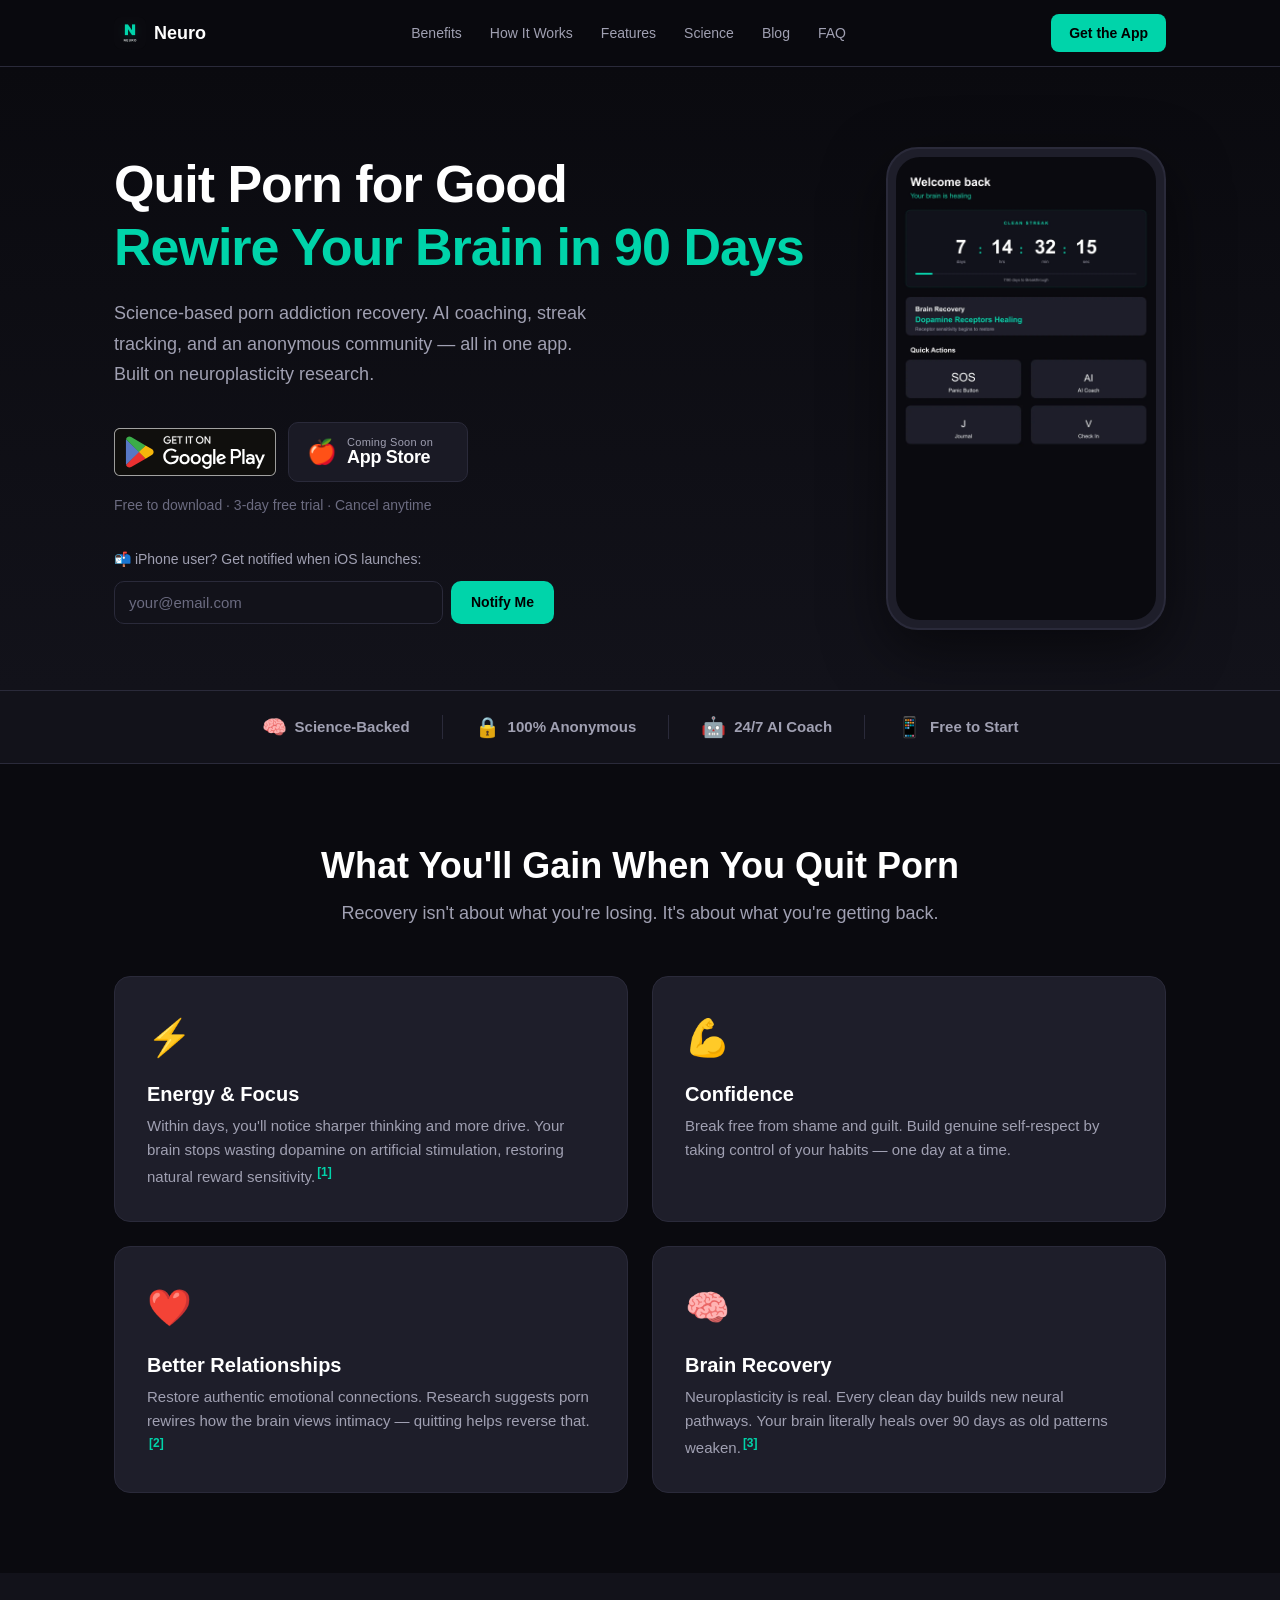
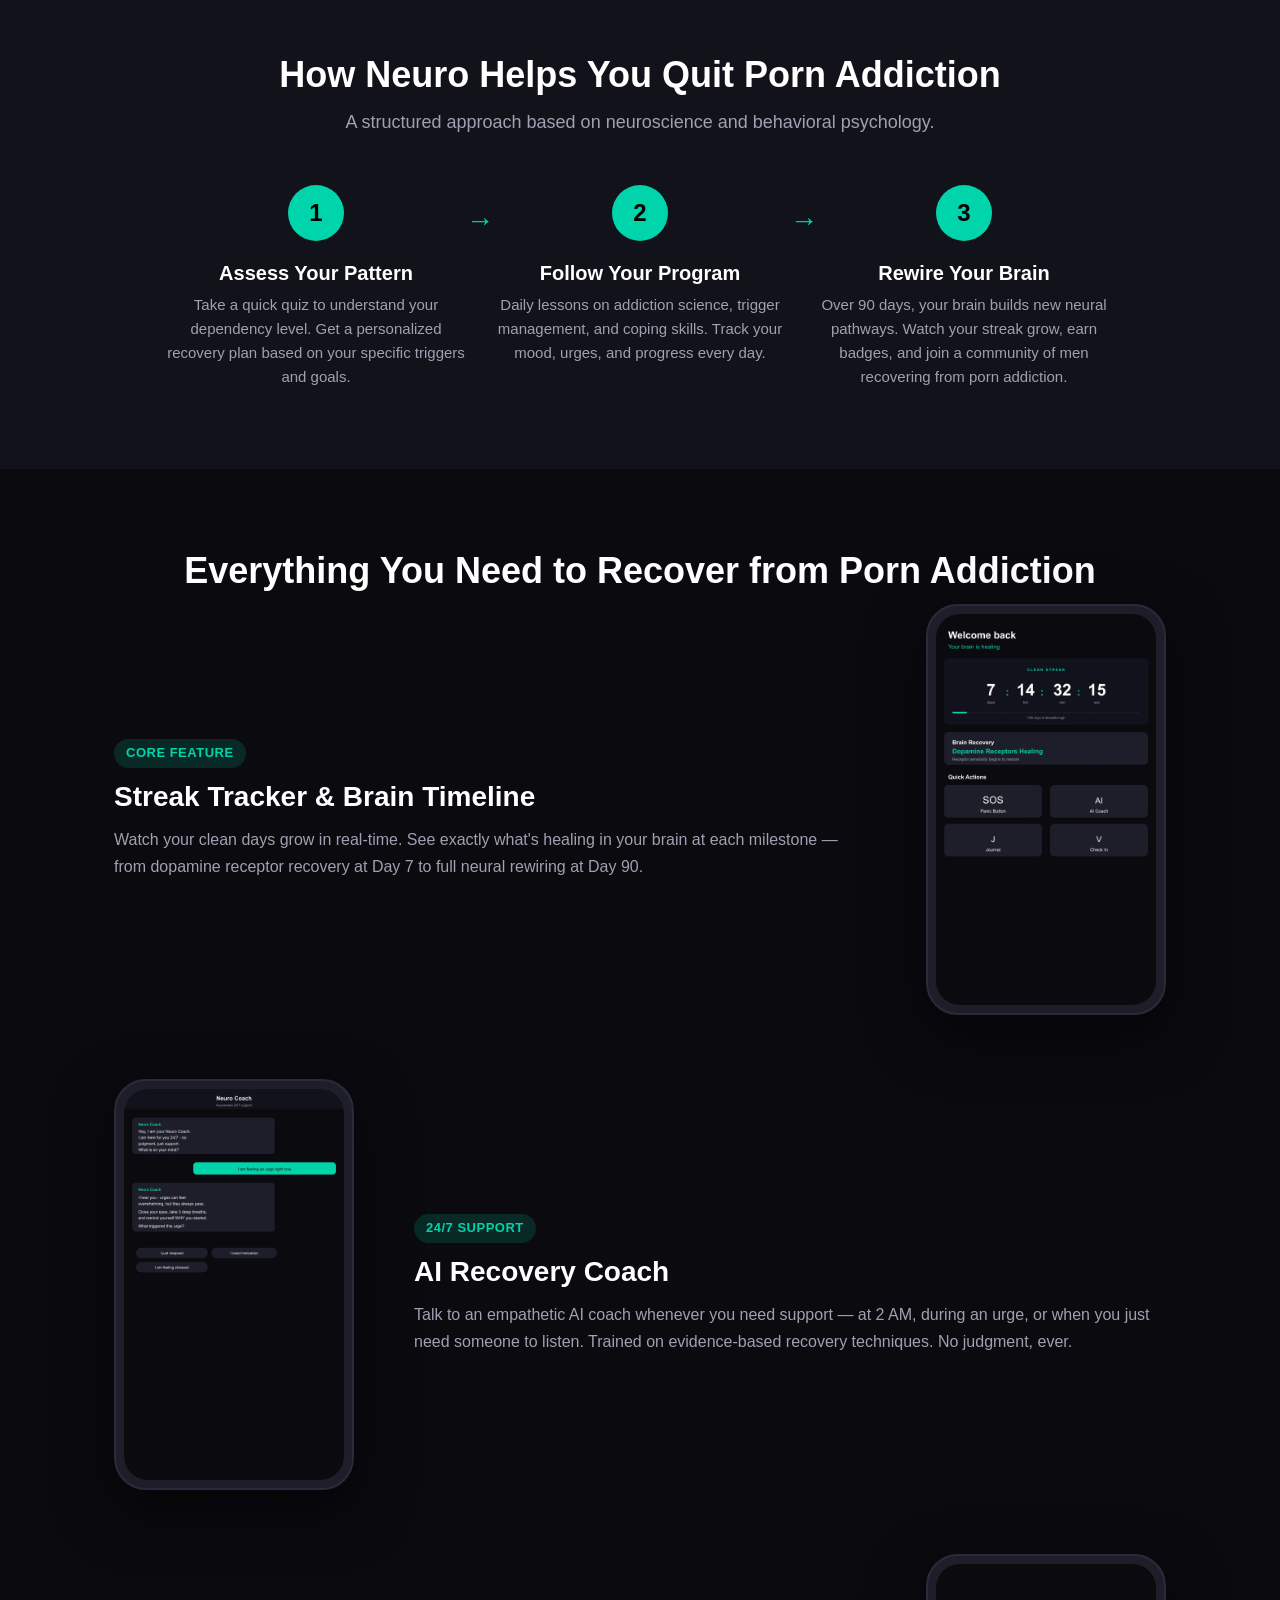
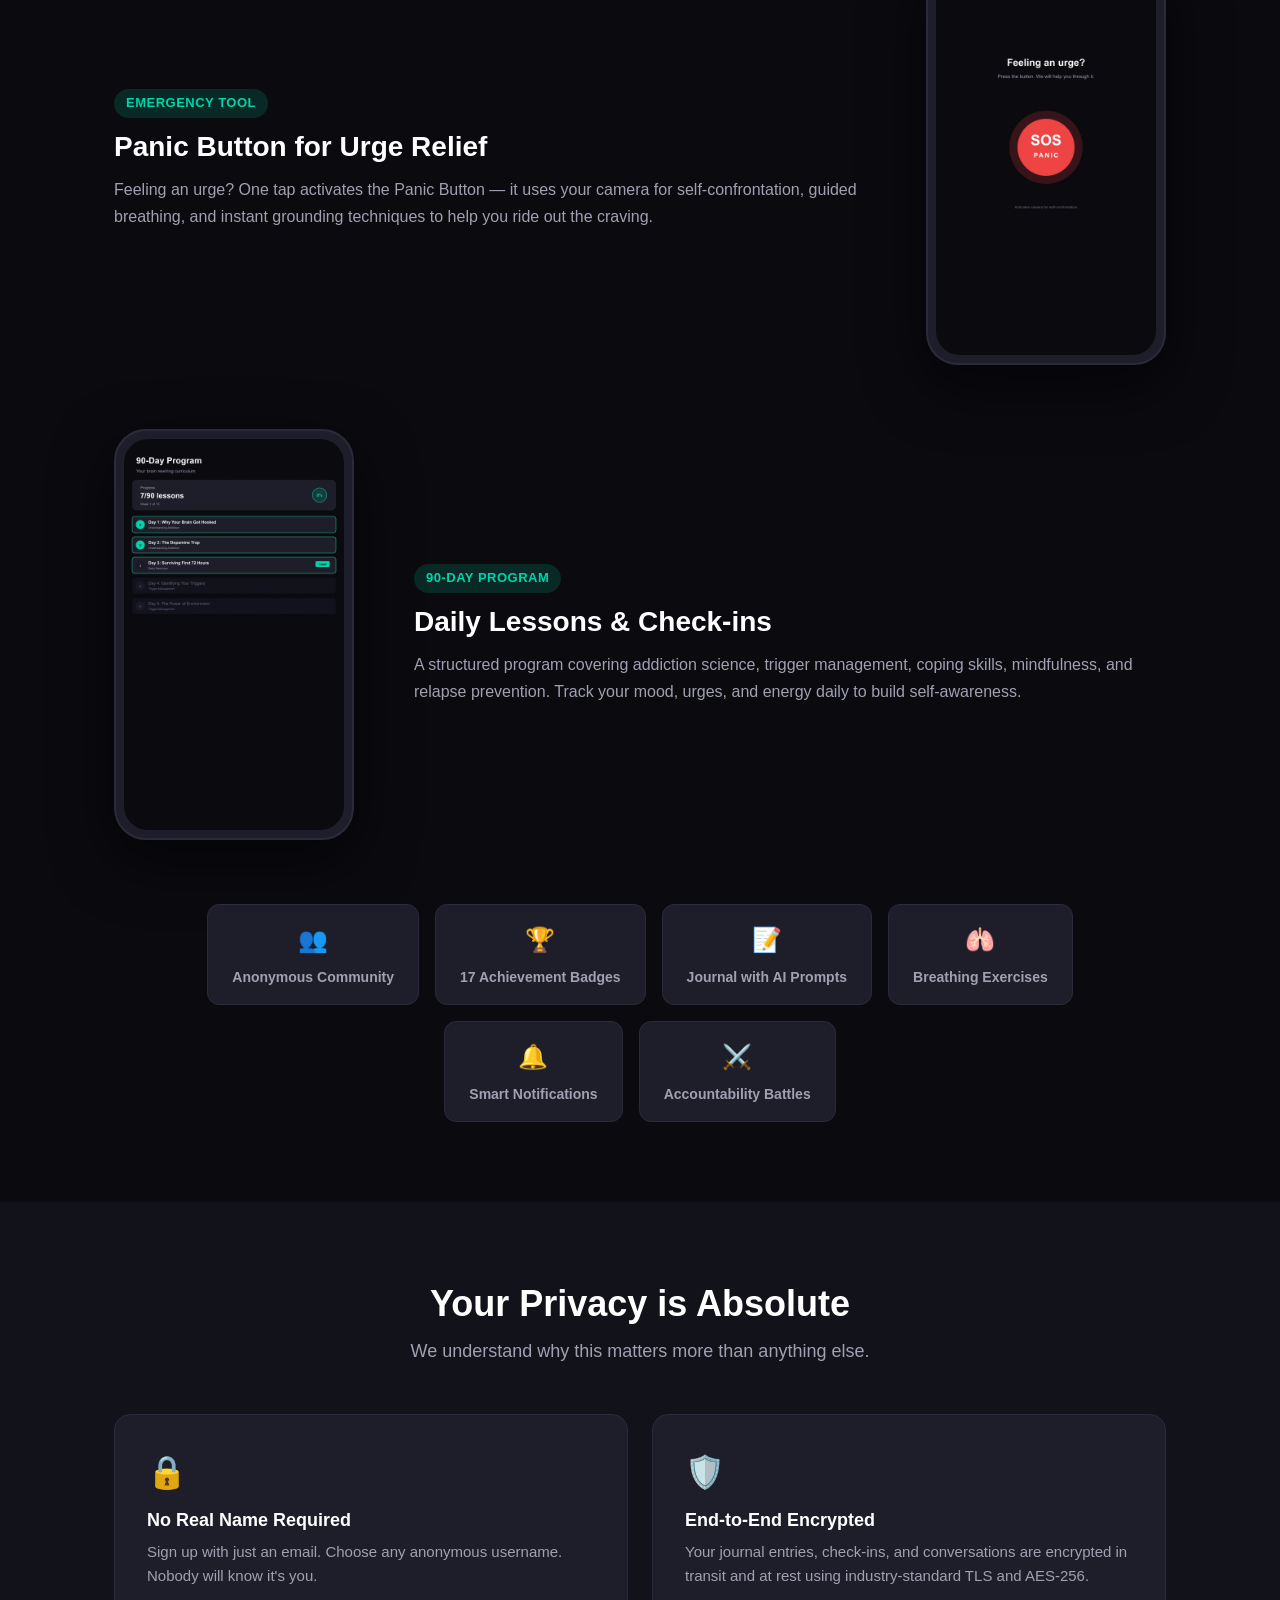
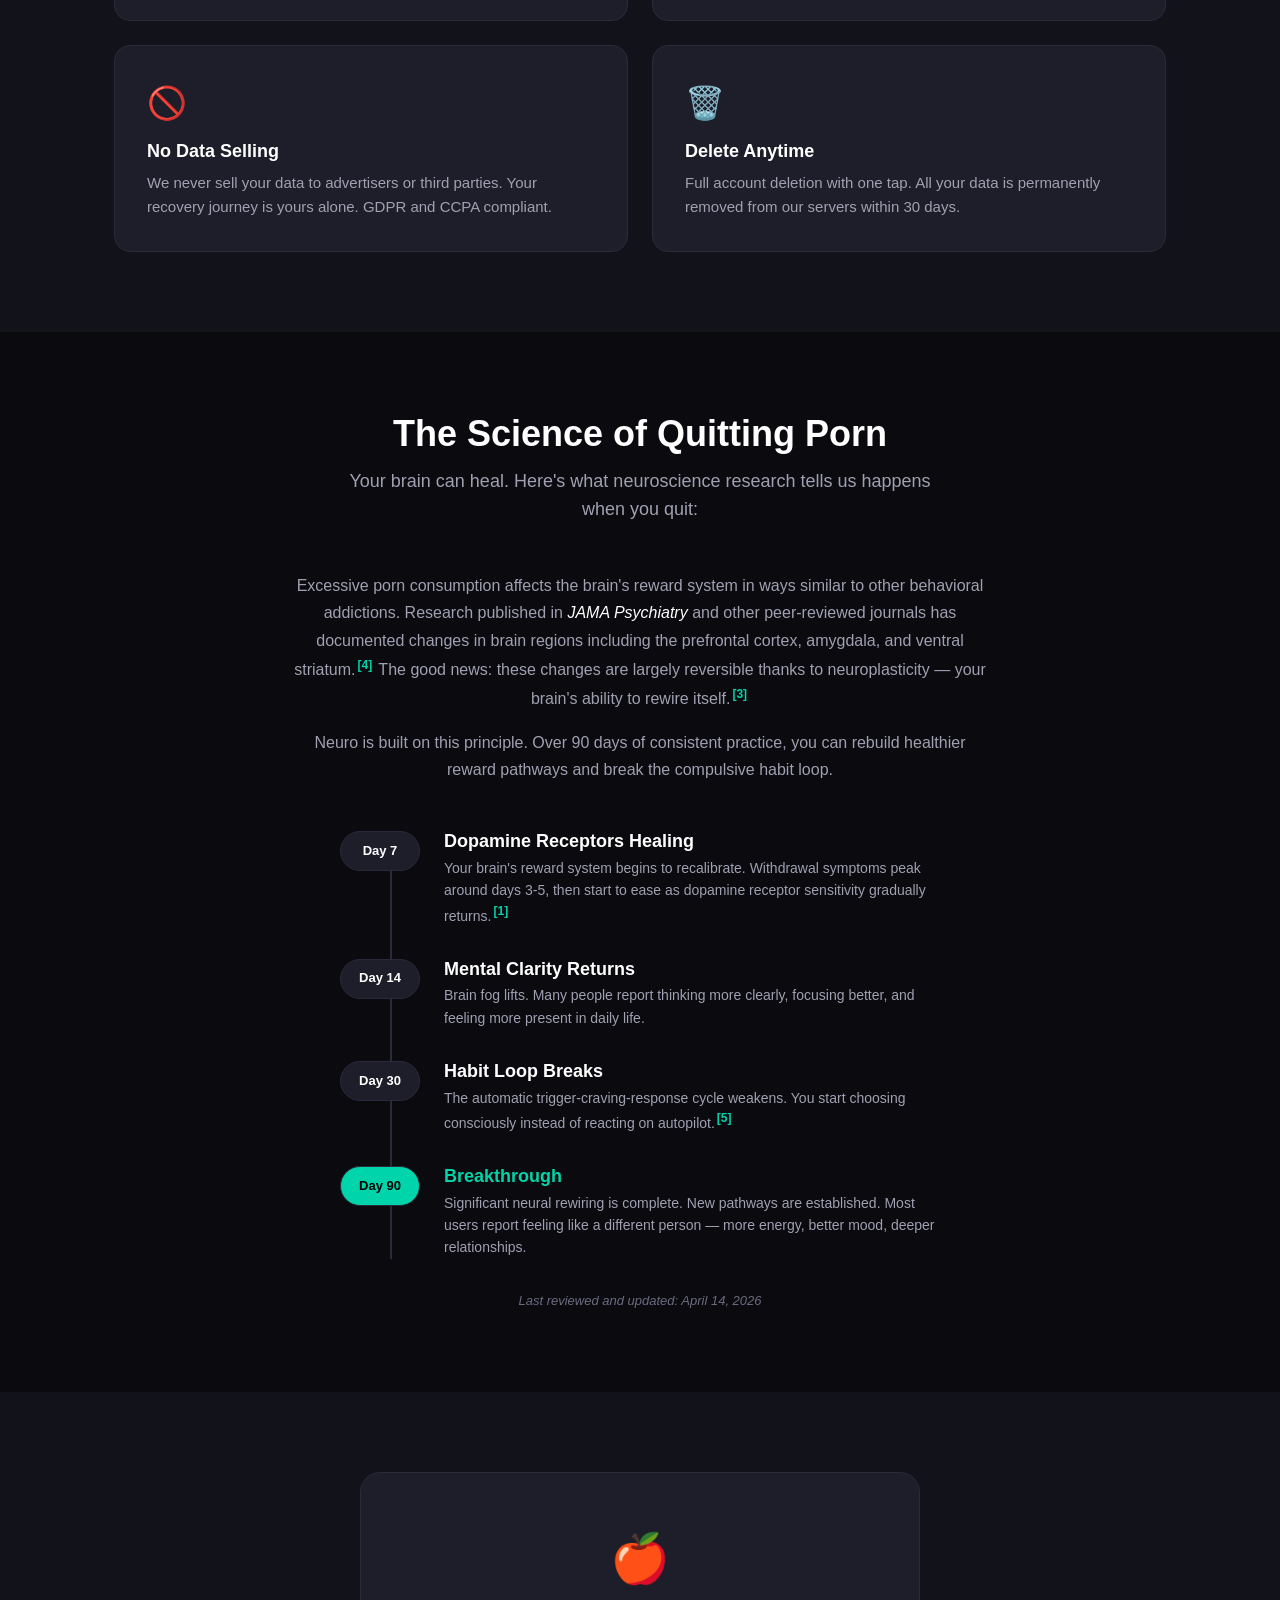
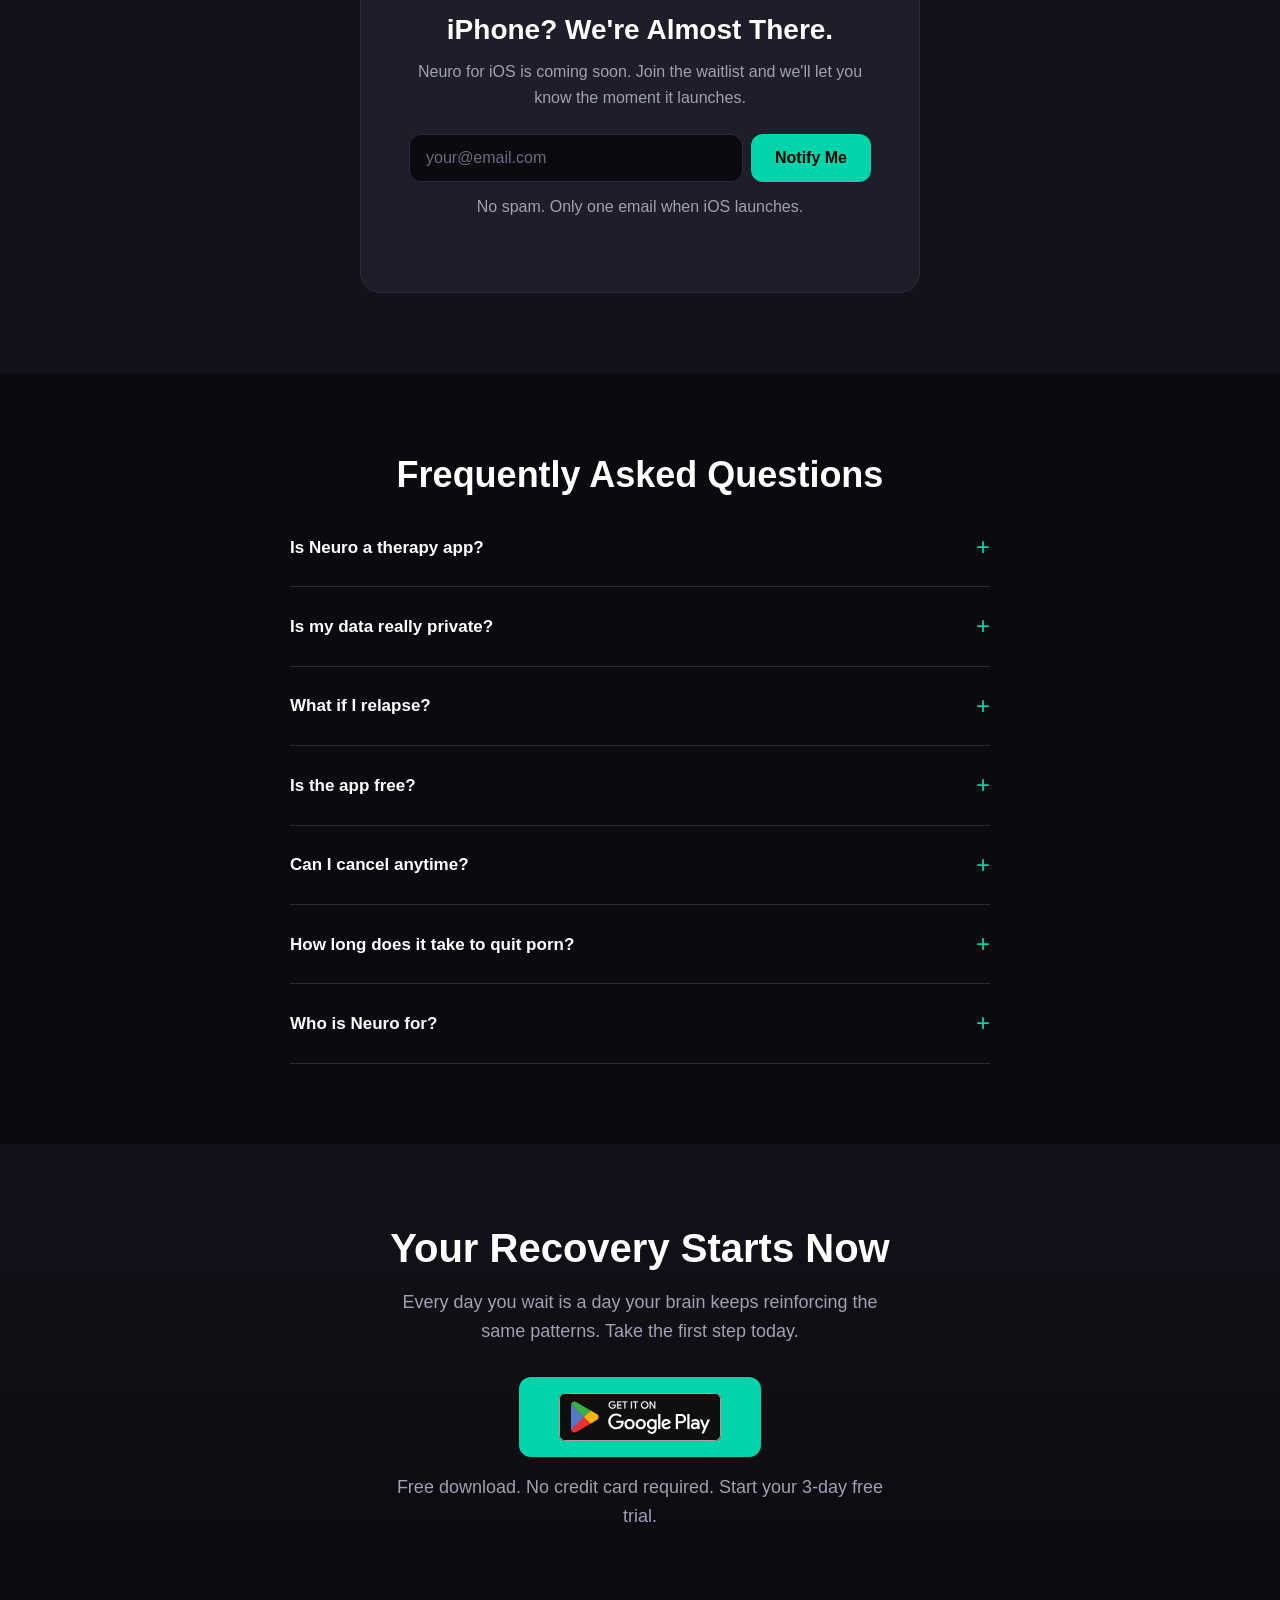
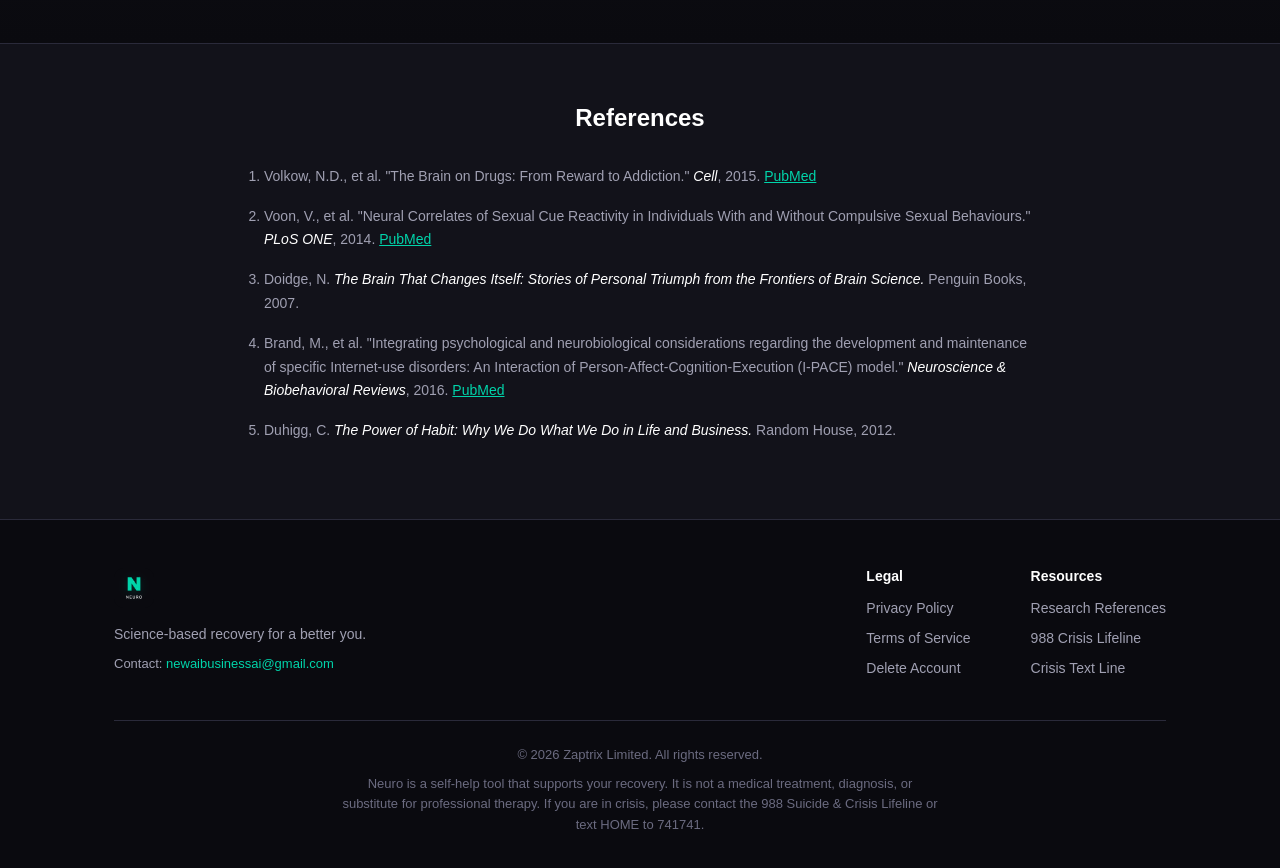
<file: index.html>
<!DOCTYPE html>
<html lang="en">
<head>
  <meta charset="UTF-8">
  <meta name="viewport" content="width=device-width, initial-scale=1.0">
  <meta name="theme-color" content="#0A0A0F">
  <meta name="author" content="Zaptrix Limited">
  <meta name="robots" content="index,follow,max-image-preview:large">
  <meta property="article:modified_time" content="2026-04-14T00:00:00+00:00">

  <title>Quit Porn App | Neuro — Rewire Your Brain in 90 Days</title>
  <meta name="description" content="Quit porn for good with Neuro, the science-based recovery app. AI coach, streak tracker, panic button. Rewire your brain in 90 days. Free on Android.">

  <link rel="canonical" href="https://tryneuroapp.com/">

  <!-- Open Graph -->
  <meta property="og:title" content="Quit Porn App | Neuro — Rewire Your Brain in 90 Days">
  <meta property="og:description" content="Science-based porn recovery app. AI coach, streak tracker, anonymous community. Rewire your brain in 90 days.">
  <meta property="og:image" content="https://tryneuroapp.com/assets/og-image.png">
  <meta property="og:image:width" content="1200">
  <meta property="og:image:height" content="630">
  <meta property="og:url" content="https://tryneuroapp.com/">
  <meta property="og:type" content="website">
  <meta property="og:site_name" content="Neuro">
  <meta property="og:locale" content="en_US">

  <!-- Twitter Card -->
  <meta name="twitter:card" content="summary_large_image">
  <meta name="twitter:title" content="Quit Porn App | Neuro — Rewire Your Brain in 90 Days">
  <meta name="twitter:description" content="Science-based porn recovery app. AI coach, streak tracker, anonymous community.">
  <meta name="twitter:image" content="https://tryneuroapp.com/assets/og-image.png">

  <!-- Favicon -->
  <link rel="icon" href="assets/icon.png" type="image/png">
  <link rel="apple-touch-icon" href="assets/icon-512.png">

  <!-- Preload critical resources -->
  <link rel="preload" as="image" href="assets/screenshots/01-dashboard.webp" fetchpriority="high">

  <!-- Schema.org Structured Data -->
  <script type="application/ld+json">
  {
    "@context": "https://schema.org",
    "@graph": [
      {
        "@type": "MobileApplication",
        "@id": "https://tryneuroapp.com/#app",
        "name": "Neuro: Quit Porn Now",
        "alternateName": "Neuro",
        "operatingSystem": "Android",
        "applicationCategory": "HealthApplication",
        "applicationSubCategory": "Addiction Recovery",
        "description": "Science-based app to quit porn addiction. AI coach, streak tracker, panic button, anonymous community, 90-day brain rewiring program.",
        "softwareVersion": "1.0.0",
        "datePublished": "2026-04-12",
        "downloadUrl": "https://play.google.com/store/apps/details?id=com.neuro.quitporn",
        "url": "https://tryneuroapp.com/",
        "image": "https://tryneuroapp.com/assets/og-image.png",
        "screenshot": [
          "https://tryneuroapp.com/assets/screenshots/01-dashboard.png",
          "https://tryneuroapp.com/assets/screenshots/02-ai-coach.png",
          "https://tryneuroapp.com/assets/screenshots/03-panic-button.png",
          "https://tryneuroapp.com/assets/screenshots/04-program.png"
        ],
        "featureList": [
          "Live streak tracker",
          "24/7 AI Recovery Coach",
          "Panic Button with self-confrontation",
          "90-day brain rewiring program",
          "Daily check-ins for mood and urges",
          "Anonymous community and battles",
          "Journal with AI-generated prompts",
          "Breathing exercises",
          "17 achievement badges",
          "Smart notifications"
        ],
        "offers": {
          "@type": "Offer",
          "price": "0",
          "priceCurrency": "USD",
          "description": "Free download. 3-day free trial. Subscriptions available."
        },
        "author": {
          "@id": "https://tryneuroapp.com/#org"
        }
      },
      {
        "@type": "Organization",
        "@id": "https://tryneuroapp.com/#org",
        "name": "Zaptrix Limited",
        "url": "https://tryneuroapp.com/",
        "logo": "https://tryneuroapp.com/assets/icon-512.png"
      },
      {
        "@type": "WebSite",
        "@id": "https://tryneuroapp.com/#website",
        "url": "https://tryneuroapp.com/",
        "name": "Neuro — Quit Porn App",
        "description": "Science-based recovery app for porn addiction.",
        "publisher": { "@id": "https://tryneuroapp.com/#org" },
        "inLanguage": "en-US"
      },
      {
        "@type": "FAQPage",
        "@id": "https://tryneuroapp.com/#faq",
        "mainEntity": [
          {
            "@type": "Question",
            "name": "Is Neuro a therapy app?",
            "acceptedAnswer": { "@type": "Answer", "text": "No. Neuro is a self-help recovery tool, not a substitute for professional therapy. If you're experiencing severe mental health issues, we encourage you to seek professional help. Neuro works great alongside therapy." }
          },
          {
            "@type": "Question",
            "name": "Is my data really private?",
            "acceptedAnswer": { "@type": "Answer", "text": "Yes. You don't need your real name. Your data is encrypted and never sold. You can delete your account and all data anytime with one tap. We're GDPR and CCPA compliant." }
          },
          {
            "@type": "Question",
            "name": "What if I relapse?",
            "acceptedAnswer": { "@type": "Answer", "text": "Relapse is a normal part of recovery — not a failure. Neuro helps you log what happened, understand your triggers, and start again. Your total clean days still count toward your progress." }
          },
          {
            "@type": "Question",
            "name": "Is the app free?",
            "acceptedAnswer": { "@type": "Answer", "text": "You can download and start with a 3-day free trial of all features. After that, you can continue with a subscription or use the free tier with limited features." }
          },
          {
            "@type": "Question",
            "name": "Can I cancel anytime?",
            "acceptedAnswer": { "@type": "Answer", "text": "Absolutely. Cancel your subscription anytime through the Google Play Store. No questions asked, no hidden fees." }
          },
          {
            "@type": "Question",
            "name": "How long does it take to quit porn?",
            "acceptedAnswer": { "@type": "Answer", "text": "Most people see significant improvements in mental clarity and energy within 14 days. Neuroplasticity research suggests it takes about 90 days for substantial neural pathway changes. Full recovery varies by individual." }
          }
        ]
      },
      {
        "@type": "BreadcrumbList",
        "itemListElement": [
          { "@type": "ListItem", "position": 1, "name": "Home", "item": "https://tryneuroapp.com/" }
        ]
      }
    ]
  }
  </script>

  <!-- Google Analytics 4 (placeholder - replace G-XXXXXXXXXX with your Measurement ID) -->
  <!-- <script async src="https://www.googletagmanager.com/gtag/js?id=G-XXXXXXXXXX"></script>
  <script>
    window.dataLayer = window.dataLayer || [];
    function gtag(){dataLayer.push(arguments);}
    gtag('js', new Date());
    gtag('config', 'G-XXXXXXXXXX');
  </script> -->

  <!-- Google Ads conversion tracking (placeholder - add when Ads account is created) -->
  <!-- <script async src="https://www.googletagmanager.com/gtag/js?id=AW-XXXXXXXXXX"></script>
  <script>
    window.dataLayer = window.dataLayer || [];
    function gtag(){dataLayer.push(arguments);}
    gtag('js', new Date());
    gtag('config', 'AW-XXXXXXXXXX');
  </script> -->

  <link rel="stylesheet" href="style.css">
</head>
<body>

  <!-- ============ STICKY NAV ============ -->
  <nav class="topnav">
    <div class="container nav-inner">
      <a href="#top" class="nav-brand">
        <img src="assets/icon.png" alt="Neuro app icon" width="32" height="32">
        <span>Neuro</span>
      </a>
      <ul class="nav-links">
        <li><a href="#benefits">Benefits</a></li>
        <li><a href="#how">How It Works</a></li>
        <li><a href="#features">Features</a></li>
        <li><a href="#science">Science</a></li>
        <li><a href="/blog/">Blog</a></li>
        <li><a href="#faq">FAQ</a></li>
      </ul>
      <a href="https://play.google.com/store/apps/details?id=com.neuro.quitporn" class="nav-cta" target="_blank" rel="noopener">Get the App</a>
    </div>
  </nav>

  <!-- ============ HERO ============ -->
  <section class="hero" id="top">
    <div class="container">
      <div class="hero-content">
        <div class="hero-text">
          <h1>Quit Porn for Good<br><span class="highlight">Rewire Your Brain in 90 Days</span></h1>
          <p class="hero-subtitle">Science-based porn addiction recovery. AI coaching, streak tracking, and an anonymous community — all in one app. Built on neuroplasticity research.</p>
          <div class="hero-cta">
            <div class="hero-store-buttons">
              <a href="https://play.google.com/store/apps/details?id=com.neuro.quitporn" class="store-btn" target="_blank" rel="noopener" aria-label="Download Neuro on Google Play">
                <img src="assets/google-play-badge.svg" alt="Get it on Google Play" class="play-badge" width="197" height="60">
              </a>
              <div class="store-btn ios-btn" aria-hidden="true">
                <span class="ios-btn-icon">🍎</span>
                <span class="ios-btn-text">
                  <span class="ios-btn-small">Coming Soon on</span>
                  <span class="ios-btn-large">App Store</span>
                </span>
              </div>
            </div>
            <p class="hero-note">Free to download · 3-day free trial · Cancel anytime</p>

            <div class="hero-waitlist">
              <p class="hero-waitlist-label">📬 iPhone user? Get notified when iOS launches:</p>
              <form name="ios-waitlist-hero" method="POST" data-netlify="true" netlify-honeypot="bot-field" class="hero-waitlist-form">
                <input type="hidden" name="form-name" value="ios-waitlist-hero">
                <p class="visually-hidden"><label>Don't fill this out: <input name="bot-field"></label></p>
                <label for="hero-email" class="visually-hidden">Email address for iOS waitlist</label>
                <input type="email" id="hero-email" name="email" placeholder="your@email.com" required aria-label="Email address for iOS waitlist">
                <button type="submit" class="btn-primary btn-hero-submit">Notify Me</button>
              </form>
            </div>
          </div>
        </div>
        <div class="hero-image">
          <div class="phone-frame">
            <picture>
              <source srcset="assets/screenshots/01-dashboard.webp" type="image/webp">
              <img src="assets/screenshots/01-dashboard.png" alt="Neuro app dashboard showing live clean streak counter and brain recovery timeline" width="264" height="470" loading="eager" fetchpriority="high">
            </picture>
          </div>
        </div>
      </div>
    </div>
  </section>

  <!-- ============ SOCIAL PROOF ============ -->
  <section class="social-proof" aria-label="Key features">
    <div class="container">
      <div class="proof-items">
        <div class="proof-item">
          <span class="proof-icon" aria-hidden="true">🧠</span>
          <span class="proof-text">Science-Backed</span>
        </div>
        <div class="proof-divider" aria-hidden="true"></div>
        <div class="proof-item">
          <span class="proof-icon" aria-hidden="true">🔒</span>
          <span class="proof-text">100% Anonymous</span>
        </div>
        <div class="proof-divider" aria-hidden="true"></div>
        <div class="proof-item">
          <span class="proof-icon" aria-hidden="true">🤖</span>
          <span class="proof-text">24/7 AI Coach</span>
        </div>
        <div class="proof-divider" aria-hidden="true"></div>
        <div class="proof-item">
          <span class="proof-icon" aria-hidden="true">📱</span>
          <span class="proof-text">Free to Start</span>
        </div>
      </div>
    </div>
  </section>

  <!-- ============ BENEFITS ============ -->
  <section class="benefits" id="benefits">
    <div class="container">
      <h2 class="section-title">What You'll Gain When You Quit Porn</h2>
      <p class="section-subtitle">Recovery isn't about what you're losing. It's about what you're getting back.</p>
      <div class="benefits-grid">
        <article class="benefit-card">
          <span class="benefit-icon" aria-hidden="true">⚡</span>
          <h3>Energy & Focus</h3>
          <p>Within days, you'll notice sharper thinking and more drive. Your brain stops wasting dopamine on artificial stimulation, restoring natural reward sensitivity.<sup><a href="#ref-1">[1]</a></sup></p>
        </article>
        <article class="benefit-card">
          <span class="benefit-icon" aria-hidden="true">💪</span>
          <h3>Confidence</h3>
          <p>Break free from shame and guilt. Build genuine self-respect by taking control of your habits — one day at a time.</p>
        </article>
        <article class="benefit-card">
          <span class="benefit-icon" aria-hidden="true">❤️</span>
          <h3>Better Relationships</h3>
          <p>Restore authentic emotional connections. Research suggests porn rewires how the brain views intimacy — quitting helps reverse that.<sup><a href="#ref-2">[2]</a></sup></p>
        </article>
        <article class="benefit-card">
          <span class="benefit-icon" aria-hidden="true">🧠</span>
          <h3>Brain Recovery</h3>
          <p>Neuroplasticity is real. Every clean day builds new neural pathways. Your brain literally heals over 90 days as old patterns weaken.<sup><a href="#ref-3">[3]</a></sup></p>
        </article>
      </div>
    </div>
  </section>

  <!-- ============ HOW IT WORKS ============ -->
  <section class="how-it-works" id="how">
    <div class="container">
      <h2 class="section-title">How Neuro Helps You Quit Porn Addiction</h2>
      <p class="section-subtitle">A structured approach based on neuroscience and behavioral psychology.</p>
      <ol class="steps">
        <li class="step">
          <div class="step-number">1</div>
          <h3>Assess Your Pattern</h3>
          <p>Take a quick quiz to understand your dependency level. Get a personalized recovery plan based on your specific triggers and goals.</p>
        </li>
        <li class="step">
          <div class="step-number">2</div>
          <h3>Follow Your Program</h3>
          <p>Daily lessons on addiction science, trigger management, and coping skills. Track your mood, urges, and progress every day.</p>
        </li>
        <li class="step">
          <div class="step-number">3</div>
          <h3>Rewire Your Brain</h3>
          <p>Over 90 days, your brain builds new neural pathways. Watch your streak grow, earn badges, and join a community of men recovering from porn addiction.</p>
        </li>
      </ol>
    </div>
  </section>

  <!-- ============ FEATURES ============ -->
  <section class="features" id="features">
    <div class="container">
      <h2 class="section-title">Everything You Need to Recover from Porn Addiction</h2>

      <div class="feature-row">
        <div class="feature-text">
          <span class="feature-badge">Core Feature</span>
          <h3>Streak Tracker & Brain Timeline</h3>
          <p>Watch your clean days grow in real-time. See exactly what's healing in your brain at each milestone — from dopamine receptor recovery at Day 7 to full neural rewiring at Day 90.</p>
        </div>
        <div class="feature-image">
          <div class="phone-frame phone-small">
            <picture>
              <source srcset="assets/screenshots/01-dashboard.webp" type="image/webp">
              <img src="assets/screenshots/01-dashboard.png" alt="Streak tracker dashboard with live counter and brain recovery progress" width="240" height="427" loading="lazy">
            </picture>
          </div>
        </div>
      </div>

      <div class="feature-row reverse">
        <div class="feature-text">
          <span class="feature-badge">24/7 Support</span>
          <h3>AI Recovery Coach</h3>
          <p>Talk to an empathetic AI coach whenever you need support — at 2 AM, during an urge, or when you just need someone to listen. Trained on evidence-based recovery techniques. No judgment, ever.</p>
        </div>
        <div class="feature-image">
          <div class="phone-frame phone-small">
            <picture>
              <source srcset="assets/screenshots/02-ai-coach.webp" type="image/webp">
              <img src="assets/screenshots/02-ai-coach.png" alt="AI coach chat conversation supporting recovery" width="240" height="427" loading="lazy">
            </picture>
          </div>
        </div>
      </div>

      <div class="feature-row">
        <div class="feature-text">
          <span class="feature-badge">Emergency Tool</span>
          <h3>Panic Button for Urge Relief</h3>
          <p>Feeling an urge? One tap activates the Panic Button — it uses your camera for self-confrontation, guided breathing, and instant grounding techniques to help you ride out the craving.</p>
        </div>
        <div class="feature-image">
          <div class="phone-frame phone-small">
            <picture>
              <source srcset="assets/screenshots/03-panic-button.webp" type="image/webp">
              <img src="assets/screenshots/03-panic-button.png" alt="Panic button screen with self-confrontation and breathing exercises" width="240" height="427" loading="lazy">
            </picture>
          </div>
        </div>
      </div>

      <div class="feature-row reverse">
        <div class="feature-text">
          <span class="feature-badge">90-Day Program</span>
          <h3>Daily Lessons & Check-ins</h3>
          <p>A structured program covering addiction science, trigger management, coping skills, mindfulness, and relapse prevention. Track your mood, urges, and energy daily to build self-awareness.</p>
        </div>
        <div class="feature-image">
          <div class="phone-frame phone-small">
            <picture>
              <source srcset="assets/screenshots/04-program.webp" type="image/webp">
              <img src="assets/screenshots/04-program.png" alt="90-day brain rewiring program with daily lessons" width="240" height="427" loading="lazy">
            </picture>
          </div>
        </div>
      </div>

      <div class="more-features">
        <div class="mini-feature"><span aria-hidden="true">👥</span><p>Anonymous Community</p></div>
        <div class="mini-feature"><span aria-hidden="true">🏆</span><p>17 Achievement Badges</p></div>
        <div class="mini-feature"><span aria-hidden="true">📝</span><p>Journal with AI Prompts</p></div>
        <div class="mini-feature"><span aria-hidden="true">🫁</span><p>Breathing Exercises</p></div>
        <div class="mini-feature"><span aria-hidden="true">🔔</span><p>Smart Notifications</p></div>
        <div class="mini-feature"><span aria-hidden="true">⚔️</span><p>Accountability Battles</p></div>
      </div>
    </div>
  </section>

  <!-- ============ PRIVACY ============ -->
  <section class="privacy" id="privacy">
    <div class="container">
      <h2 class="section-title">Your Privacy is Absolute</h2>
      <p class="section-subtitle">We understand why this matters more than anything else.</p>
      <div class="privacy-grid">
        <article class="privacy-item">
          <span class="privacy-icon" aria-hidden="true">🔒</span>
          <h3>No Real Name Required</h3>
          <p>Sign up with just an email. Choose any anonymous username. Nobody will know it's you.</p>
        </article>
        <article class="privacy-item">
          <span class="privacy-icon" aria-hidden="true">🛡️</span>
          <h3>End-to-End Encrypted</h3>
          <p>Your journal entries, check-ins, and conversations are encrypted in transit and at rest using industry-standard TLS and AES-256.</p>
        </article>
        <article class="privacy-item">
          <span class="privacy-icon" aria-hidden="true">🚫</span>
          <h3>No Data Selling</h3>
          <p>We never sell your data to advertisers or third parties. Your recovery journey is yours alone. GDPR and CCPA compliant.</p>
        </article>
        <article class="privacy-item">
          <span class="privacy-icon" aria-hidden="true">🗑️</span>
          <h3>Delete Anytime</h3>
          <p>Full account deletion with one tap. All your data is permanently removed from our servers within 30 days.</p>
        </article>
      </div>
    </div>
  </section>

  <!-- ============ BRAIN SCIENCE ============ -->
  <section class="science" id="science">
    <div class="container">
      <h2 class="section-title">The Science of Quitting Porn</h2>
      <p class="section-subtitle">Your brain can heal. Here's what neuroscience research tells us happens when you quit:</p>

      <div class="science-intro">
        <p>Excessive porn consumption affects the brain's reward system in ways similar to other behavioral addictions. Research published in <em>JAMA Psychiatry</em> and other peer-reviewed journals has documented changes in brain regions including the prefrontal cortex, amygdala, and ventral striatum.<sup><a href="#ref-4">[4]</a></sup> The good news: these changes are largely reversible thanks to neuroplasticity — your brain's ability to rewire itself.<sup><a href="#ref-3">[3]</a></sup></p>
        <p>Neuro is built on this principle. Over 90 days of consistent practice, you can rebuild healthier reward pathways and break the compulsive habit loop.</p>
      </div>

      <div class="timeline">
        <div class="timeline-item">
          <div class="timeline-day">Day 7</div>
          <div class="timeline-content">
            <h3>Dopamine Receptors Healing</h3>
            <p>Your brain's reward system begins to recalibrate. Withdrawal symptoms peak around days 3-5, then start to ease as dopamine receptor sensitivity gradually returns.<sup><a href="#ref-1">[1]</a></sup></p>
          </div>
        </div>
        <div class="timeline-item">
          <div class="timeline-day">Day 14</div>
          <div class="timeline-content">
            <h3>Mental Clarity Returns</h3>
            <p>Brain fog lifts. Many people report thinking more clearly, focusing better, and feeling more present in daily life.</p>
          </div>
        </div>
        <div class="timeline-item">
          <div class="timeline-day">Day 30</div>
          <div class="timeline-content">
            <h3>Habit Loop Breaks</h3>
            <p>The automatic trigger-craving-response cycle weakens. You start choosing consciously instead of reacting on autopilot.<sup><a href="#ref-5">[5]</a></sup></p>
          </div>
        </div>
        <div class="timeline-item highlight">
          <div class="timeline-day">Day 90</div>
          <div class="timeline-content">
            <h3>Breakthrough</h3>
            <p>Significant neural rewiring is complete. New pathways are established. Most users report feeling like a different person — more energy, better mood, deeper relationships.</p>
          </div>
        </div>
      </div>

      <p class="last-updated">Last reviewed and updated: April 14, 2026</p>
    </div>
  </section>

  <!-- ============ iOS WAITLIST ============ -->
  <section class="waitlist" id="ios">
    <div class="container">
      <div class="waitlist-card">
        <div class="waitlist-icon" aria-hidden="true">🍎</div>
        <h2>iPhone? We're Almost There.</h2>
        <p>Neuro for iOS is coming soon. Join the waitlist and we'll let you know the moment it launches.</p>
        <form name="ios-waitlist" method="POST" data-netlify="true" netlify-honeypot="bot-field" class="waitlist-form">
          <input type="hidden" name="form-name" value="ios-waitlist">
          <p class="hidden" style="display:none"><label>Don't fill this out: <input name="bot-field"></label></p>
          <div class="waitlist-input-group">
            <label for="ios-email" class="visually-hidden">Email address for iOS waitlist</label>
            <input type="email" id="ios-email" name="email" placeholder="your@email.com" required aria-label="Email address for iOS waitlist">
            <button type="submit" class="btn-primary btn-waitlist">Notify Me</button>
          </div>
        </form>
        <p class="waitlist-note">No spam. Only one email when iOS launches.</p>
      </div>
    </div>
  </section>

  <!-- ============ FAQ ============ -->
  <section class="faq" id="faq">
    <div class="container">
      <h2 class="section-title">Frequently Asked Questions</h2>
      <div class="faq-list">
        <details class="faq-item">
          <summary>Is Neuro a therapy app?</summary>
          <p>No. Neuro is a self-help recovery tool, not a substitute for professional therapy. If you're experiencing severe mental health issues, we encourage you to seek professional help. Neuro works great alongside therapy.</p>
        </details>
        <details class="faq-item">
          <summary>Is my data really private?</summary>
          <p>Yes. You don't need your real name. Your data is encrypted and never sold. You can delete your account and all data anytime with one tap. We're GDPR and CCPA compliant.</p>
        </details>
        <details class="faq-item">
          <summary>What if I relapse?</summary>
          <p>Relapse is a normal part of recovery — not a failure. Neuro helps you log what happened, understand your triggers, and start again. Your total clean days still count toward your progress.</p>
        </details>
        <details class="faq-item">
          <summary>Is the app free?</summary>
          <p>You can download and start with a 3-day free trial of all features. After that, you can continue with a subscription or use the free tier with limited features.</p>
        </details>
        <details class="faq-item">
          <summary>Can I cancel anytime?</summary>
          <p>Absolutely. Cancel your subscription anytime through the Google Play Store. No questions asked, no hidden fees.</p>
        </details>
        <details class="faq-item">
          <summary>How long does it take to quit porn?</summary>
          <p>Most people see significant improvements in mental clarity and energy within 14 days. Neuroplasticity research suggests it takes about 90 days for substantial neural pathway changes. Full recovery varies by individual but most users report feeling fundamentally different by Day 90.</p>
        </details>
        <details class="faq-item">
          <summary>Who is Neuro for?</summary>
          <p>Neuro is for anyone 18+ who wants to quit porn. Whether you've been struggling for months or years, whether you've tried before or this is your first attempt — Neuro meets you where you are.</p>
        </details>
      </div>
    </div>
  </section>

  <!-- ============ FINAL CTA ============ -->
  <section class="final-cta">
    <div class="container">
      <h2>Your Recovery Starts Now</h2>
      <p>Every day you wait is a day your brain keeps reinforcing the same patterns. Take the first step today.</p>
      <a href="https://play.google.com/store/apps/details?id=com.neuro.quitporn" class="btn-primary btn-large" target="_blank" rel="noopener" aria-label="Download Neuro on Google Play">
        <img src="assets/google-play-badge.svg" alt="Get it on Google Play" class="play-badge" width="197" height="60">
      </a>
      <p class="final-note">Free download. No credit card required. Start your 3-day free trial.</p>
    </div>
  </section>

  <!-- ============ REFERENCES ============ -->
  <section class="references" id="references">
    <div class="container">
      <h2 class="section-title-small">References</h2>
      <ol class="references-list">
        <li id="ref-1">Volkow, N.D., et al. "The Brain on Drugs: From Reward to Addiction." <em>Cell</em>, 2015. <a href="https://pubmed.ncbi.nlm.nih.gov/26300578/" target="_blank" rel="noopener">PubMed</a></li>
        <li id="ref-2">Voon, V., et al. "Neural Correlates of Sexual Cue Reactivity in Individuals With and Without Compulsive Sexual Behaviours." <em>PLoS ONE</em>, 2014. <a href="https://pubmed.ncbi.nlm.nih.gov/25013940/" target="_blank" rel="noopener">PubMed</a></li>
        <li id="ref-3">Doidge, N. <em>The Brain That Changes Itself: Stories of Personal Triumph from the Frontiers of Brain Science.</em> Penguin Books, 2007.</li>
        <li id="ref-4">Brand, M., et al. "Integrating psychological and neurobiological considerations regarding the development and maintenance of specific Internet-use disorders: An Interaction of Person-Affect-Cognition-Execution (I-PACE) model." <em>Neuroscience &amp; Biobehavioral Reviews</em>, 2016. <a href="https://pubmed.ncbi.nlm.nih.gov/27282153/" target="_blank" rel="noopener">PubMed</a></li>
        <li id="ref-5">Duhigg, C. <em>The Power of Habit: Why We Do What We Do in Life and Business.</em> Random House, 2012.</li>
      </ol>
    </div>
  </section>

  <!-- ============ FOOTER ============ -->
  <footer>
    <div class="container">
      <div class="footer-grid">
        <div class="footer-brand">
          <img src="assets/icon.png" alt="Neuro app logo" class="footer-logo" width="40" height="40">
          <p class="footer-tagline">Science-based recovery for a better you.</p>
          <p class="footer-contact">Contact: <a href="mailto:newaibusinessai@gmail.com">newaibusinessai@gmail.com</a></p>
        </div>
        <div class="footer-links">
          <h4>Legal</h4>
          <a href="https://calculatorlab.org/neuro/privacy-policy.html" target="_blank" rel="noopener">Privacy Policy</a>
          <a href="https://calculatorlab.org/neuro/terms.html" target="_blank" rel="noopener">Terms of Service</a>
          <a href="https://calculatorlab.org/neuro/delete-account.html" target="_blank" rel="noopener">Delete Account</a>
        </div>
        <div class="footer-links">
          <h4>Resources</h4>
          <a href="#references">Research References</a>
          <a href="https://988lifeline.org/" target="_blank" rel="noopener">988 Crisis Lifeline</a>
          <a href="https://www.crisistextline.org/" target="_blank" rel="noopener">Crisis Text Line</a>
        </div>
      </div>
      <div class="footer-bottom">
        <p>&copy; 2026 Zaptrix Limited. All rights reserved.</p>
        <p class="footer-disclaimer">Neuro is a self-help tool that supports your recovery. It is not a medical treatment, diagnosis, or substitute for professional therapy. If you are in crisis, please contact the 988 Suicide &amp; Crisis Lifeline or text HOME to 741741.</p>
      </div>
    </div>
  </footer>

</body>
</html>
</file>
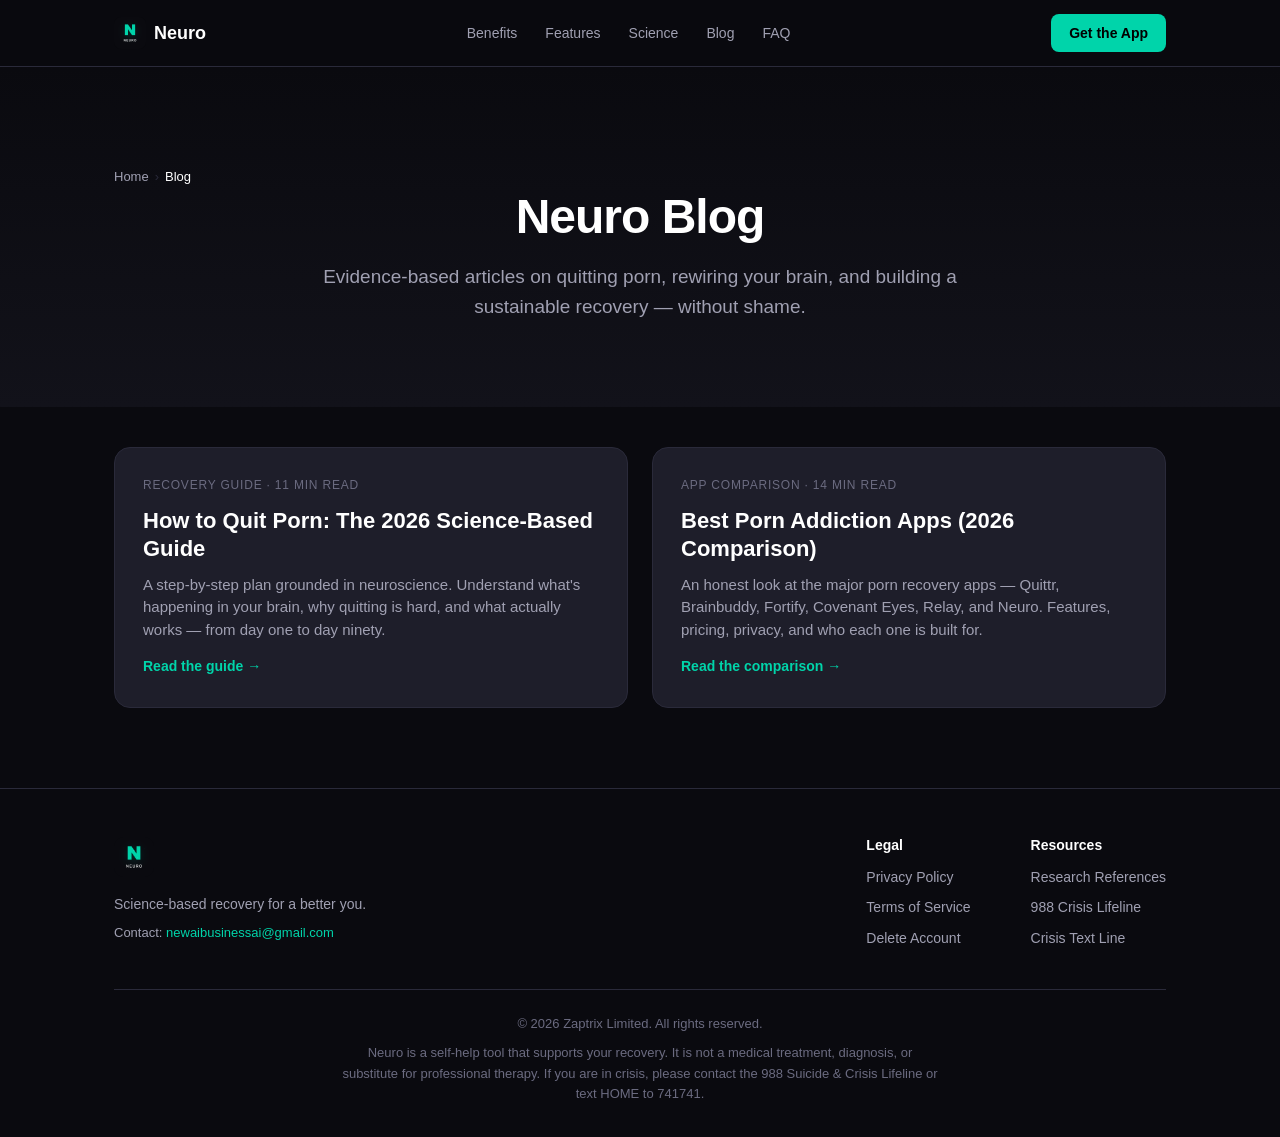
<file: blog/index.html>
<!DOCTYPE html>
<html lang="en">
<head>
  <meta charset="UTF-8">
  <meta name="viewport" content="width=device-width, initial-scale=1.0">
  <meta name="theme-color" content="#0A0A0F">
  <meta name="author" content="Zaptrix Limited">
  <meta name="robots" content="index,follow,max-image-preview:large">

  <title>Blog | Neuro — Science-Based Porn Recovery</title>
  <meta name="description" content="Evidence-based articles on quitting porn, rewiring your brain, and sustainable recovery. Read the latest from the Neuro team.">

  <link rel="canonical" href="https://tryneuroapp.com/blog/">

  <!-- Open Graph -->
  <meta property="og:title" content="Blog | Neuro — Science-Based Porn Recovery">
  <meta property="og:description" content="Evidence-based articles on quitting porn, rewiring your brain, and sustainable recovery.">
  <meta property="og:image" content="https://tryneuroapp.com/assets/og-image.png">
  <meta property="og:image:width" content="1200">
  <meta property="og:image:height" content="630">
  <meta property="og:url" content="https://tryneuroapp.com/blog/">
  <meta property="og:type" content="website">
  <meta property="og:site_name" content="Neuro">
  <meta property="og:locale" content="en_US">

  <!-- Twitter Card -->
  <meta name="twitter:card" content="summary_large_image">
  <meta name="twitter:title" content="Blog | Neuro — Science-Based Porn Recovery">
  <meta name="twitter:description" content="Evidence-based articles on quitting porn and rewiring your brain.">
  <meta name="twitter:image" content="https://tryneuroapp.com/assets/og-image.png">

  <!-- Favicon -->
  <link rel="icon" href="/assets/icon.png" type="image/png">
  <link rel="apple-touch-icon" href="/assets/icon-512.png">

  <!-- Schema.org -->
  <script type="application/ld+json">
  {
    "@context": "https://schema.org",
    "@graph": [
      {
        "@type": "Blog",
        "@id": "https://tryneuroapp.com/blog/#blog",
        "name": "Neuro Blog",
        "description": "Science-based articles on porn recovery and brain rewiring.",
        "url": "https://tryneuroapp.com/blog/",
        "publisher": { "@id": "https://tryneuroapp.com/#org" },
        "inLanguage": "en-US"
      },
      {
        "@type": "Organization",
        "@id": "https://tryneuroapp.com/#org",
        "name": "Zaptrix Limited",
        "url": "https://tryneuroapp.com/",
        "logo": "https://tryneuroapp.com/assets/icon-512.png"
      },
      {
        "@type": "BreadcrumbList",
        "itemListElement": [
          { "@type": "ListItem", "position": 1, "name": "Home", "item": "https://tryneuroapp.com/" },
          { "@type": "ListItem", "position": 2, "name": "Blog", "item": "https://tryneuroapp.com/blog/" }
        ]
      }
    ]
  }
  </script>

  <link rel="stylesheet" href="/style.css">
</head>
<body>

  <!-- Sticky Nav -->
  <nav class="topnav">
    <div class="container nav-inner">
      <a href="/" class="nav-brand">
        <img src="/assets/icon.png" alt="Neuro app icon" width="32" height="32">
        <span>Neuro</span>
      </a>
      <ul class="nav-links">
        <li><a href="/#benefits">Benefits</a></li>
        <li><a href="/#features">Features</a></li>
        <li><a href="/#science">Science</a></li>
        <li><a href="/blog/" aria-current="page">Blog</a></li>
        <li><a href="/#faq">FAQ</a></li>
      </ul>
      <a href="https://play.google.com/store/apps/details?id=com.neuro.quitporn" class="nav-cta" target="_blank" rel="noopener">Get the App</a>
    </div>
  </nav>

  <!-- Hero -->
  <section class="blog-hero">
    <div class="container">
      <nav class="breadcrumb" aria-label="Breadcrumb">
        <a href="/">Home</a><span class="sep">›</span><span aria-current="page">Blog</span>
      </nav>
      <h1>Neuro Blog</h1>
      <p class="hero-subtitle">Evidence-based articles on quitting porn, rewiring your brain, and building a sustainable recovery — without shame.</p>
    </div>
  </section>

  <!-- Blog post grid -->
  <section>
    <div class="container">
      <div class="blog-index-grid">

        <a class="blog-card" href="/blog/how-to-quit-porn-2026/">
          <div class="blog-card-meta">Recovery Guide · 11 min read</div>
          <h2>How to Quit Porn: The 2026 Science-Based Guide</h2>
          <p>A step-by-step plan grounded in neuroscience. Understand what's happening in your brain, why quitting is hard, and what actually works — from day one to day ninety.</p>
          <span class="read-more">Read the guide →</span>
        </a>

        <a class="blog-card" href="/blog/best-porn-addiction-apps-2026/">
          <div class="blog-card-meta">App Comparison · 14 min read</div>
          <h2>Best Porn Addiction Apps (2026 Comparison)</h2>
          <p>An honest look at the major porn recovery apps — Quittr, Brainbuddy, Fortify, Covenant Eyes, Relay, and Neuro. Features, pricing, privacy, and who each one is built for.</p>
          <span class="read-more">Read the comparison →</span>
        </a>

      </div>
    </div>
  </section>

  <!-- Footer -->
  <footer>
    <div class="container">
      <div class="footer-grid">
        <div class="footer-brand">
          <img src="/assets/icon.png" alt="Neuro app logo" class="footer-logo" width="40" height="40">
          <p class="footer-tagline">Science-based recovery for a better you.</p>
          <p class="footer-contact">Contact: <a href="mailto:newaibusinessai@gmail.com">newaibusinessai@gmail.com</a></p>
        </div>
        <div class="footer-links">
          <h4>Legal</h4>
          <a href="https://calculatorlab.org/neuro/privacy-policy.html" target="_blank" rel="noopener">Privacy Policy</a>
          <a href="https://calculatorlab.org/neuro/terms.html" target="_blank" rel="noopener">Terms of Service</a>
          <a href="https://calculatorlab.org/neuro/delete-account.html" target="_blank" rel="noopener">Delete Account</a>
        </div>
        <div class="footer-links">
          <h4>Resources</h4>
          <a href="/#references">Research References</a>
          <a href="https://988lifeline.org/" target="_blank" rel="noopener">988 Crisis Lifeline</a>
          <a href="https://www.crisistextline.org/" target="_blank" rel="noopener">Crisis Text Line</a>
        </div>
      </div>
      <div class="footer-bottom">
        <p>&copy; 2026 Zaptrix Limited. All rights reserved.</p>
        <p class="footer-disclaimer">Neuro is a self-help tool that supports your recovery. It is not a medical treatment, diagnosis, or substitute for professional therapy. If you are in crisis, please contact the 988 Suicide &amp; Crisis Lifeline or text HOME to 741741.</p>
      </div>
    </div>
  </footer>

</body>
</html>
</file>
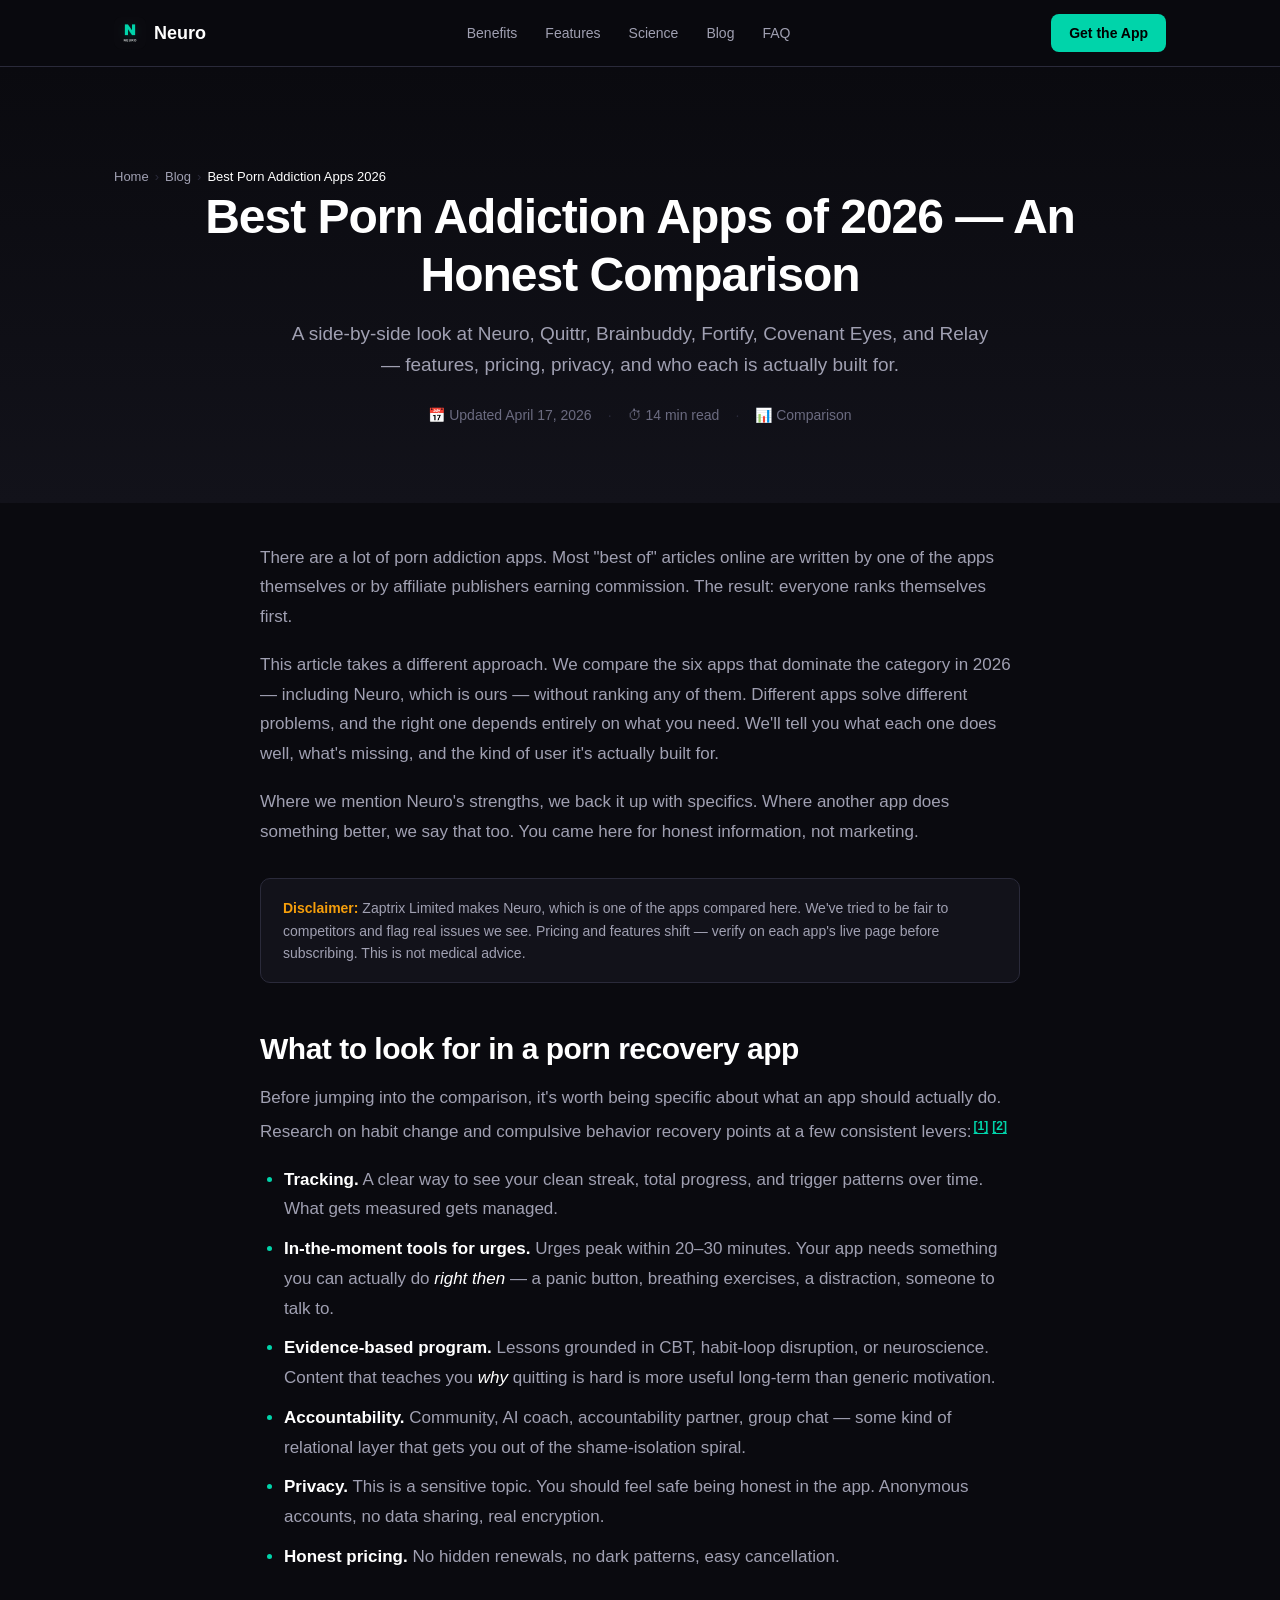
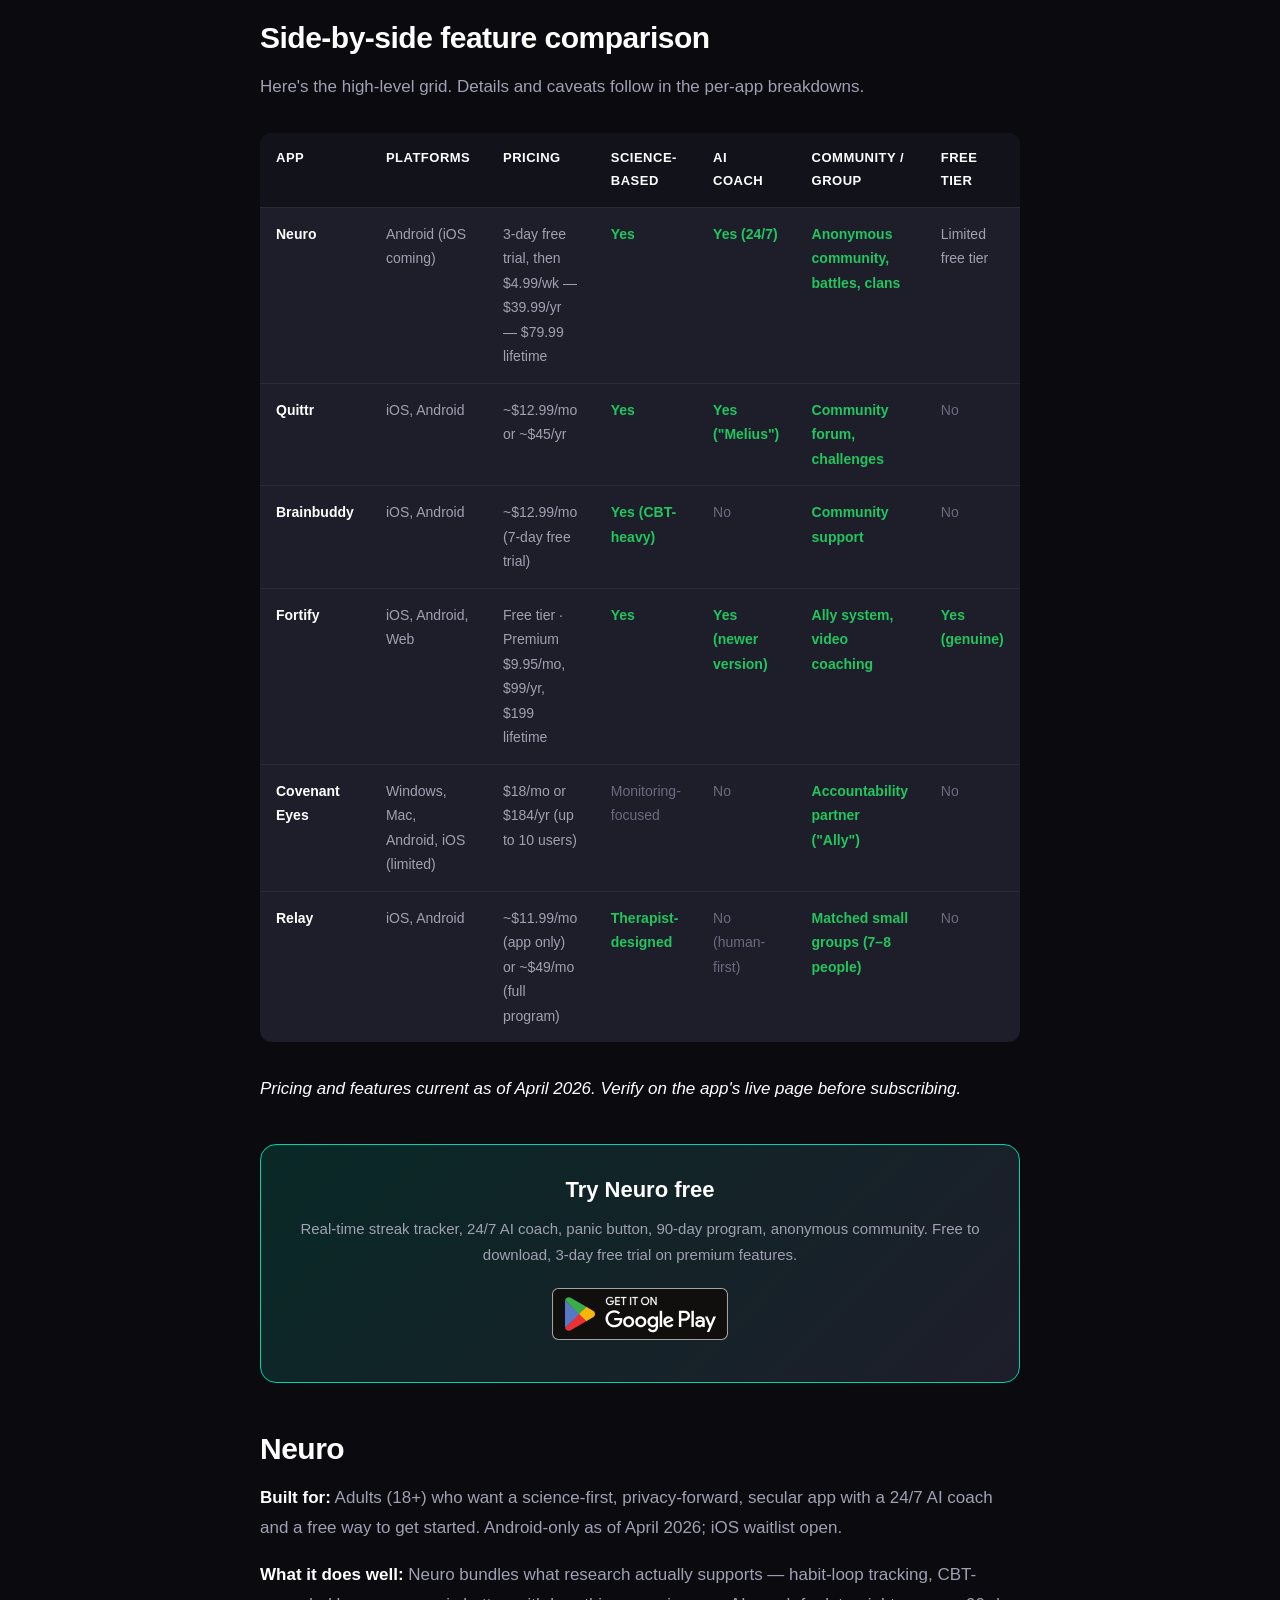
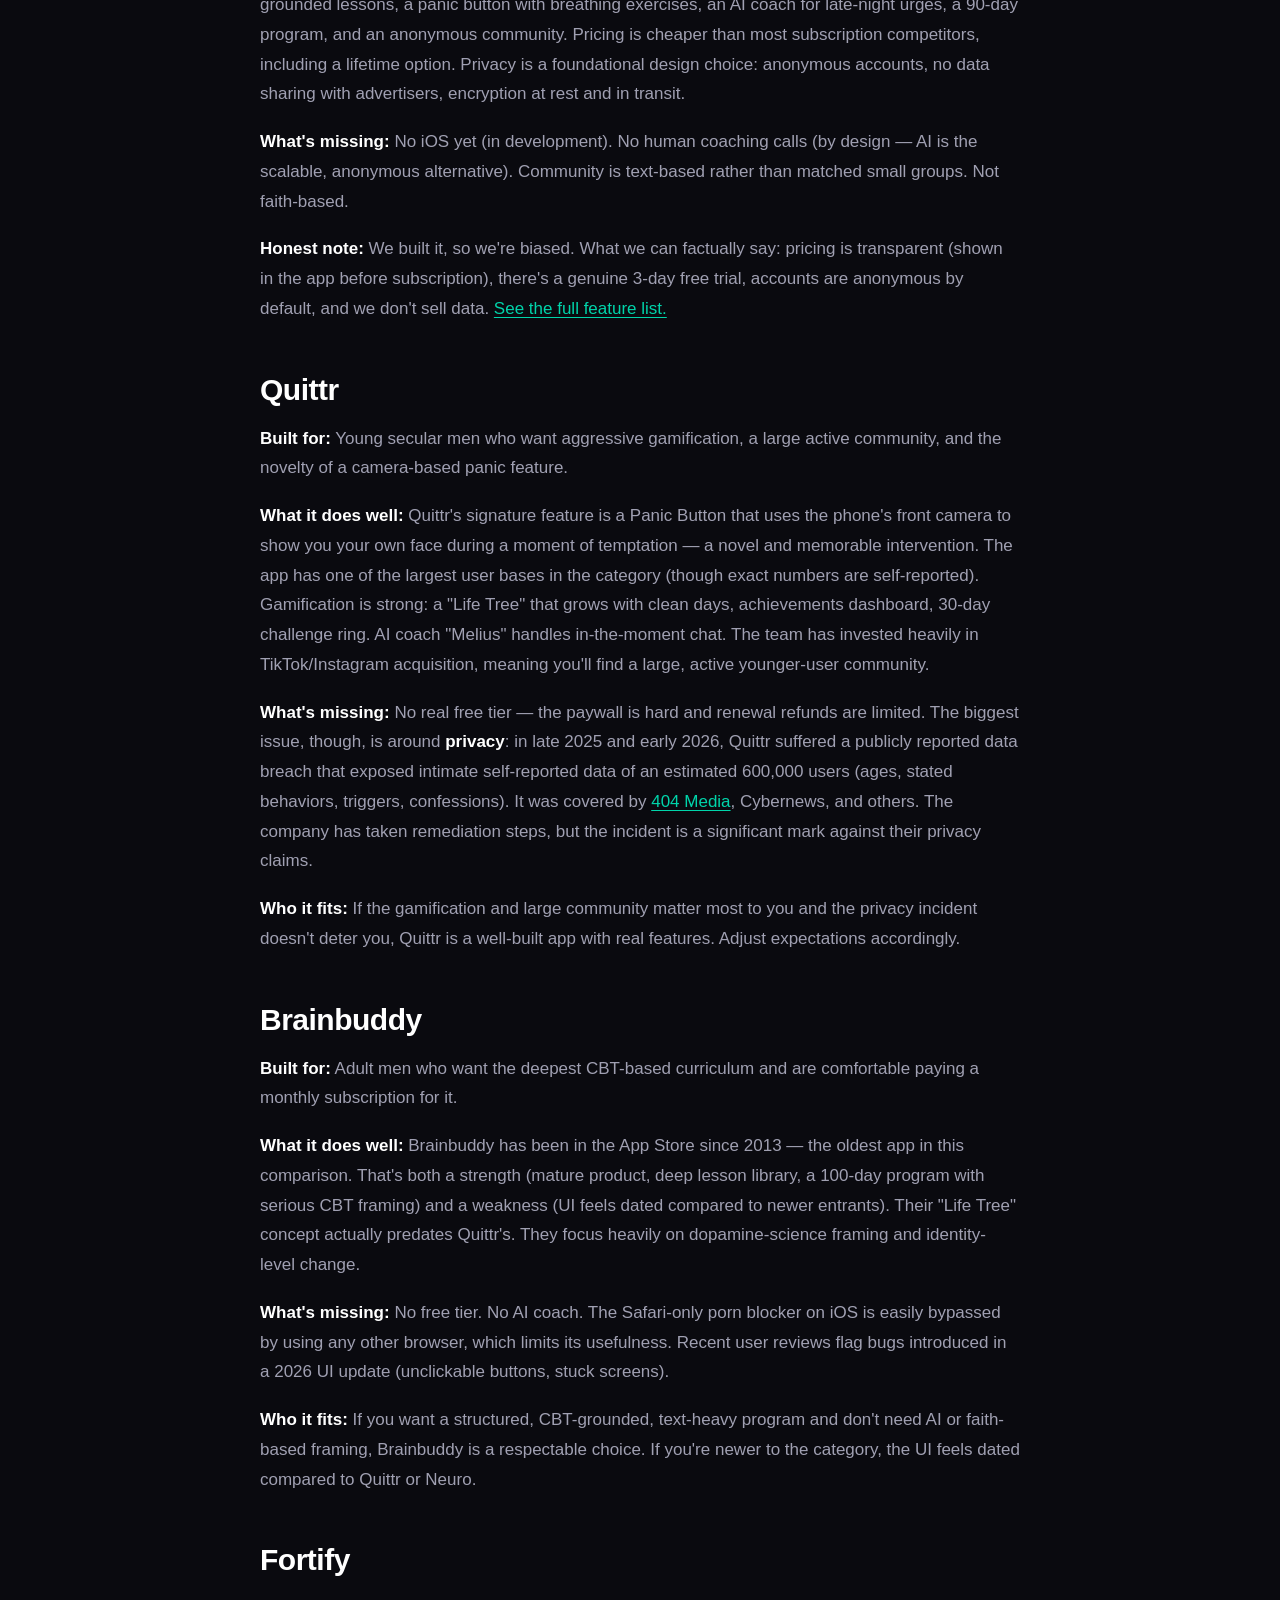
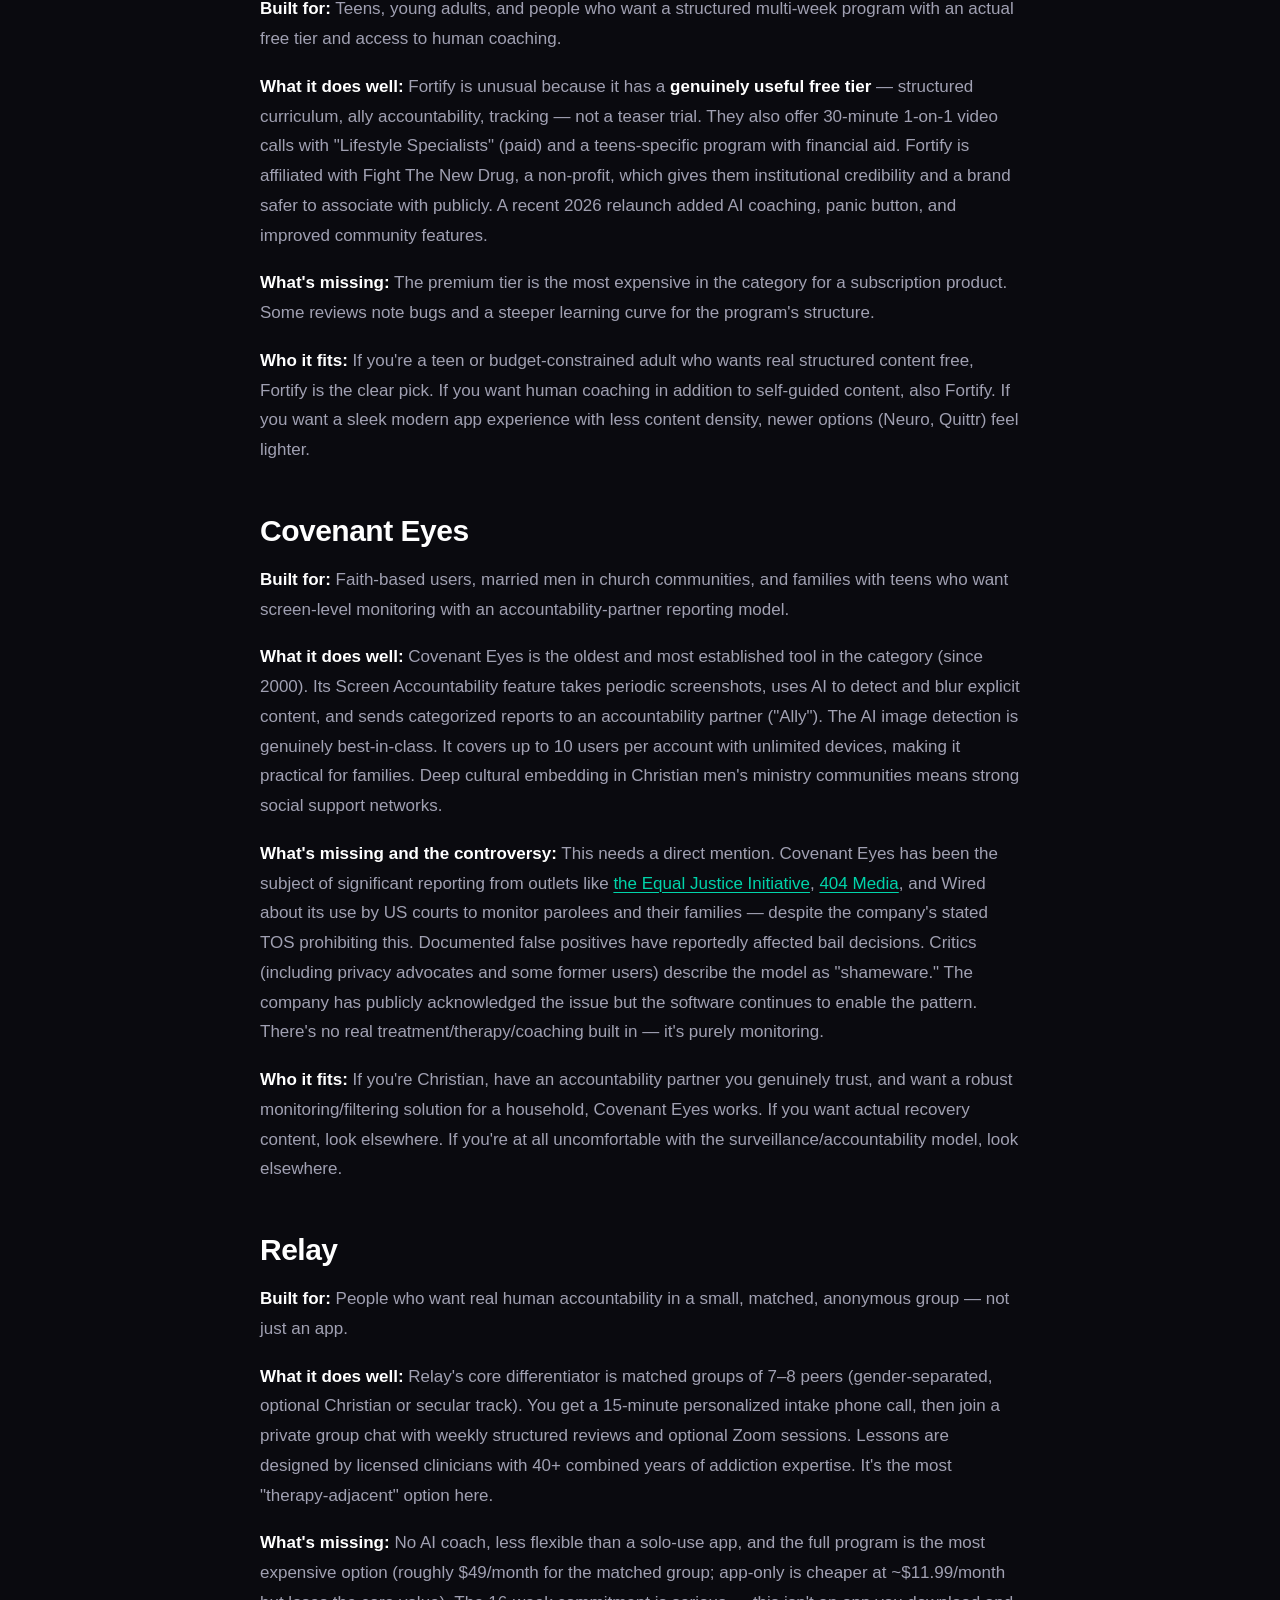
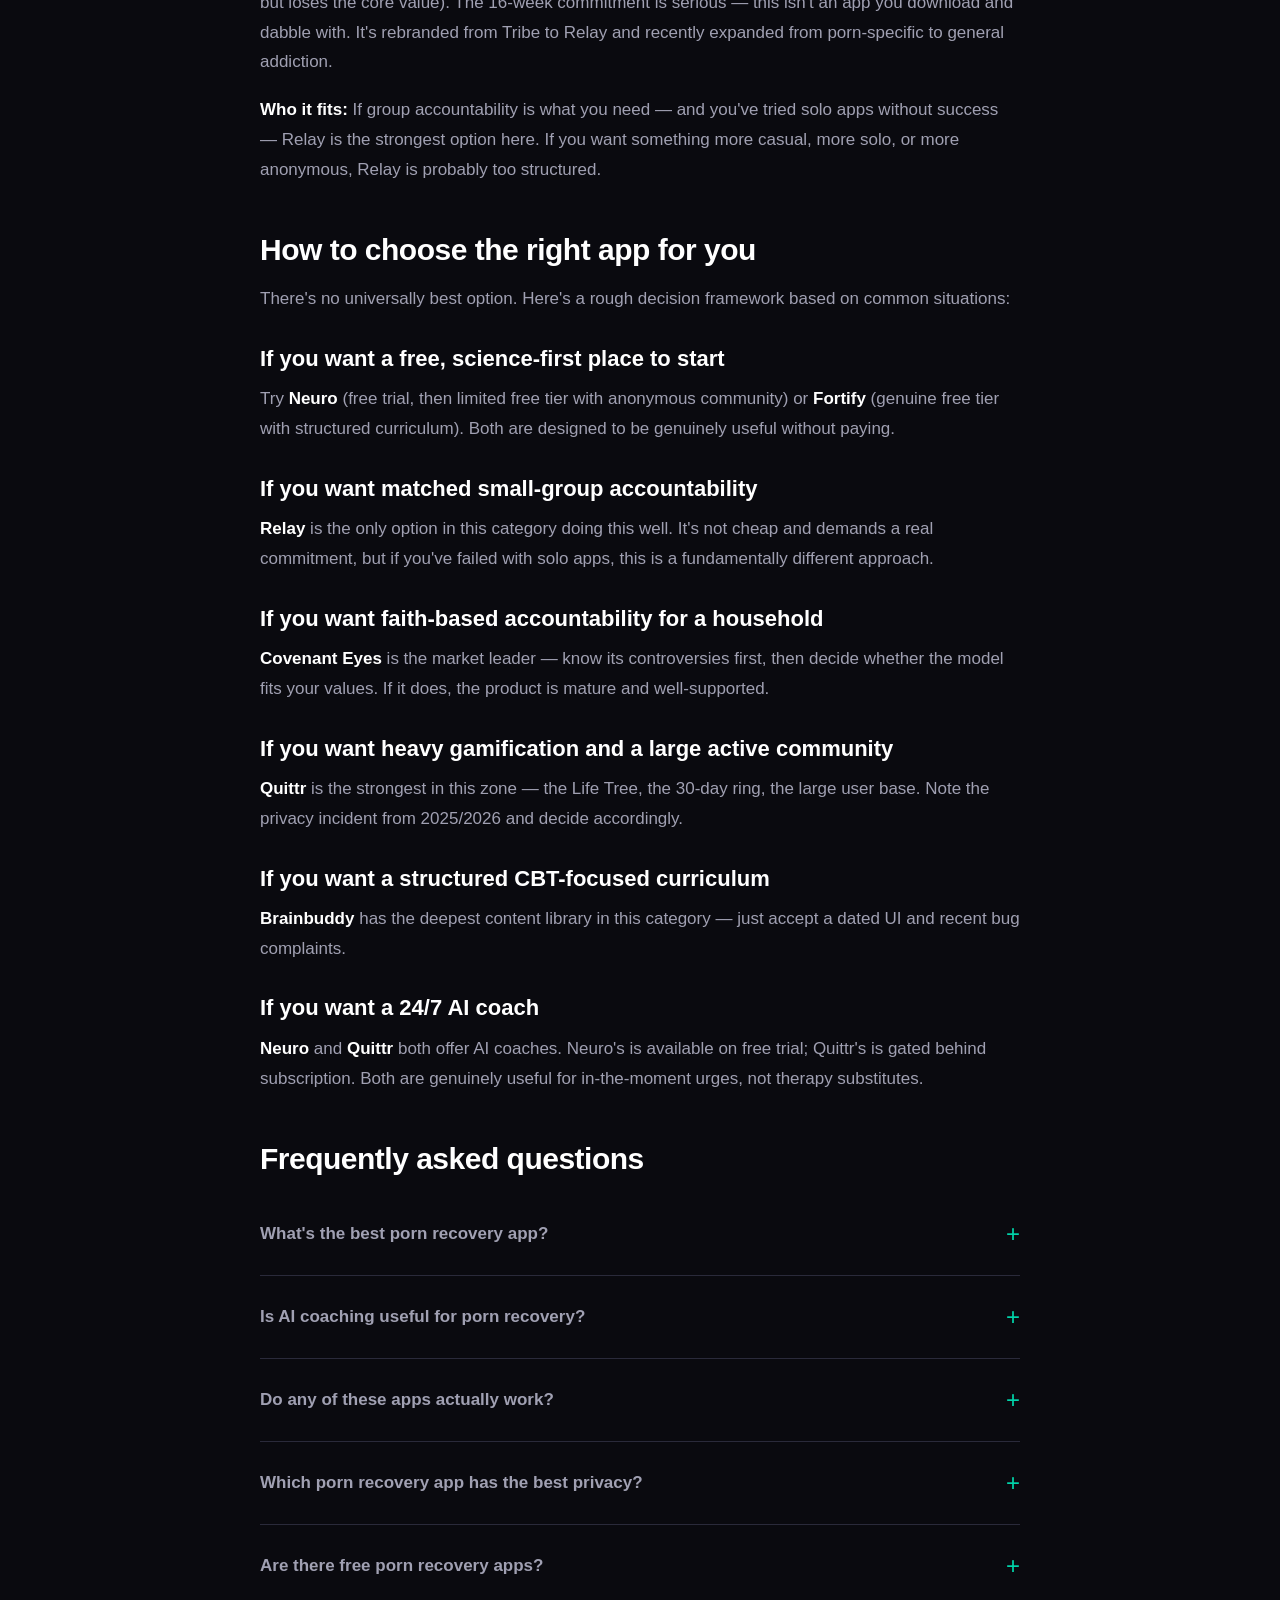
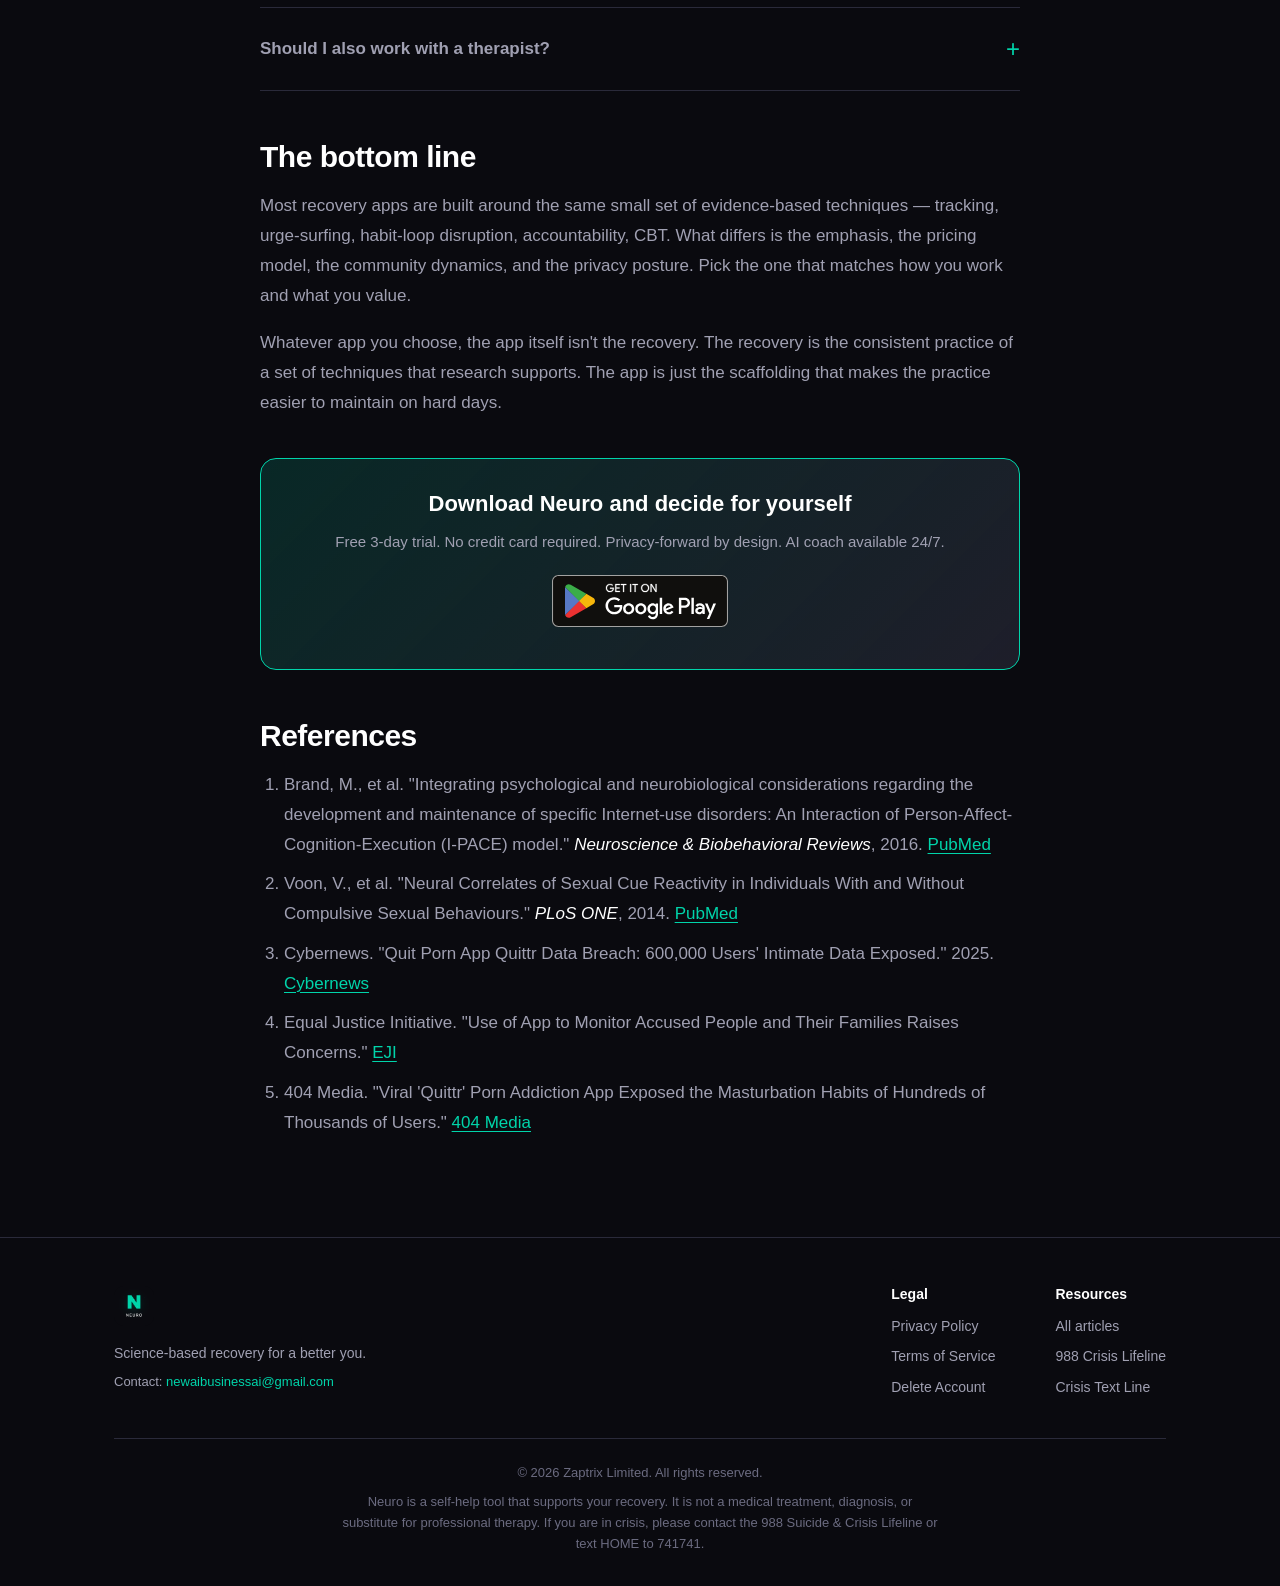
<file: blog/best-porn-addiction-apps-2026/index.html>
<!DOCTYPE html>
<html lang="en">
<head>
  <meta charset="UTF-8">
  <meta name="viewport" content="width=device-width, initial-scale=1.0">
  <meta name="theme-color" content="#0A0A0F">
  <meta name="author" content="Zaptrix Limited">
  <meta name="robots" content="index,follow,max-image-preview:large">

  <title>Best Porn Addiction Apps of 2026 — Honest Comparison | Neuro</title>
  <meta name="description" content="Honest side-by-side comparison of the major porn recovery apps: Neuro, Quittr, Brainbuddy, Fortify, Covenant Eyes, Relay. Features, pricing, privacy.">

  <link rel="canonical" href="https://tryneuroapp.com/blog/best-porn-addiction-apps-2026/">

  <meta property="article:published_time" content="2026-04-17T00:00:00+00:00">
  <meta property="article:modified_time" content="2026-04-17T00:00:00+00:00">
  <meta property="article:author" content="Zaptrix Limited">
  <meta property="article:section" content="App Comparison">
  <meta property="article:tag" content="best porn addiction apps">
  <meta property="article:tag" content="quit porn app">
  <meta property="article:tag" content="porn recovery app">
  <meta property="article:tag" content="nofap app">

  <!-- Open Graph -->
  <meta property="og:title" content="Best Porn Addiction Apps of 2026 — Honest Comparison">
  <meta property="og:description" content="Side-by-side comparison of Neuro, Quittr, Brainbuddy, Fortify, Covenant Eyes, and Relay. Features, pricing, privacy.">
  <meta property="og:image" content="https://tryneuroapp.com/assets/og-image.png">
  <meta property="og:image:width" content="1200">
  <meta property="og:image:height" content="630">
  <meta property="og:url" content="https://tryneuroapp.com/blog/best-porn-addiction-apps-2026/">
  <meta property="og:type" content="article">
  <meta property="og:site_name" content="Neuro">
  <meta property="og:locale" content="en_US">

  <!-- Twitter Card -->
  <meta name="twitter:card" content="summary_large_image">
  <meta name="twitter:title" content="Best Porn Addiction Apps of 2026 — Honest Comparison">
  <meta name="twitter:description" content="Side-by-side comparison of the major recovery apps.">
  <meta name="twitter:image" content="https://tryneuroapp.com/assets/og-image.png">

  <!-- Favicon -->
  <link rel="icon" href="/assets/icon.png" type="image/png">
  <link rel="apple-touch-icon" href="/assets/icon-512.png">

  <!-- Schema.org -->
  <script type="application/ld+json">
  {
    "@context": "https://schema.org",
    "@graph": [
      {
        "@type": "Article",
        "@id": "https://tryneuroapp.com/blog/best-porn-addiction-apps-2026/#article",
        "headline": "Best Porn Addiction Apps of 2026 — Honest Comparison",
        "description": "Honest side-by-side comparison of the major porn recovery apps: Neuro, Quittr, Brainbuddy, Fortify, Covenant Eyes, Relay. Features, pricing, privacy.",
        "image": "https://tryneuroapp.com/assets/og-image.png",
        "datePublished": "2026-04-17T00:00:00+00:00",
        "dateModified": "2026-04-17T00:00:00+00:00",
        "author": { "@id": "https://tryneuroapp.com/#org" },
        "publisher": { "@id": "https://tryneuroapp.com/#org" },
        "mainEntityOfPage": { "@type": "WebPage", "@id": "https://tryneuroapp.com/blog/best-porn-addiction-apps-2026/" },
        "inLanguage": "en-US",
        "articleSection": "App Comparison"
      },
      {
        "@type": "Organization",
        "@id": "https://tryneuroapp.com/#org",
        "name": "Zaptrix Limited",
        "url": "https://tryneuroapp.com/",
        "logo": "https://tryneuroapp.com/assets/icon-512.png"
      },
      {
        "@type": "BreadcrumbList",
        "itemListElement": [
          { "@type": "ListItem", "position": 1, "name": "Home", "item": "https://tryneuroapp.com/" },
          { "@type": "ListItem", "position": 2, "name": "Blog", "item": "https://tryneuroapp.com/blog/" },
          { "@type": "ListItem", "position": 3, "name": "Best Porn Addiction Apps 2026", "item": "https://tryneuroapp.com/blog/best-porn-addiction-apps-2026/" }
        ]
      },
      {
        "@type": "FAQPage",
        "mainEntity": [
          {
            "@type": "Question",
            "name": "What's the best porn recovery app?",
            "acceptedAnswer": { "@type": "Answer", "text": "There isn't a single best app — the right one depends on what you need. If you want a free, science-first option with an AI coach, try Neuro. If you want matched small-group accountability with therapist-built content, Relay is the strongest. If you want faith-based accountability for a household, Covenant Eyes is the category leader. Quittr has the largest user base and a strong gamification layer but had a significant 2025 data breach. Fortify has the only real free tier with a structured curriculum." }
          },
          {
            "@type": "Question",
            "name": "Is AI coaching useful for porn recovery?",
            "acceptedAnswer": { "@type": "Answer", "text": "AI coaches are useful for in-the-moment support — a 2 AM urge, a relapse debrief, exploring triggers privately — without replacing professional therapy. They work well as a supplement to other tools rather than a complete solution." }
          },
          {
            "@type": "Question",
            "name": "Do any of these apps actually work?",
            "acceptedAnswer": { "@type": "Answer", "text": "No app guarantees recovery, and none have peer-reviewed outcome studies comparable to, for example, tobacco-cessation research. Self-reported user surveys from several apps claim 60 to 90 percent positive impact, but these are marketing figures, not independent trials. Apps are tools; the research supports the techniques they deliver (CBT, habit tracking, urge-surfing, accountability) more than any specific product." }
          },
          {
            "@type": "Question",
            "name": "Which porn recovery app has the best privacy?",
            "acceptedAnswer": { "@type": "Answer", "text": "As of April 2026, Neuro is the most privacy-forward of the options compared here (anonymous accounts, no third-party data sharing, encrypted at rest and in transit). Quittr had a notable 2025 data breach that exposed user data. Covenant Eyes has documented concerns around its accountability-partner reporting being used for surveillance. Relay and Fortify both use anonymous group identities but do not publish detailed security audits." }
          },
          {
            "@type": "Question",
            "name": "Are there free porn recovery apps?",
            "acceptedAnswer": { "@type": "Answer", "text": "Fortify has a genuine free tier. Neuro offers a 3-day free trial with a limited ongoing free tier. Nomo and I Am Sober are free with optional premium tiers and can track any sobriety goal (not porn-specific). Quittr, Brainbuddy, Covenant Eyes, and Relay are all paid subscriptions." }
          }
        ]
      }
    ]
  }
  </script>

  <link rel="stylesheet" href="/style.css">
</head>
<body>

  <!-- Sticky Nav -->
  <nav class="topnav">
    <div class="container nav-inner">
      <a href="/" class="nav-brand">
        <img src="/assets/icon.png" alt="Neuro app icon" width="32" height="32">
        <span>Neuro</span>
      </a>
      <ul class="nav-links">
        <li><a href="/#benefits">Benefits</a></li>
        <li><a href="/#features">Features</a></li>
        <li><a href="/#science">Science</a></li>
        <li><a href="/blog/" aria-current="page">Blog</a></li>
        <li><a href="/#faq">FAQ</a></li>
      </ul>
      <a href="https://play.google.com/store/apps/details?id=com.neuro.quitporn" class="nav-cta" target="_blank" rel="noopener">Get the App</a>
    </div>
  </nav>

  <!-- Hero -->
  <section class="blog-hero">
    <div class="container">
      <nav class="breadcrumb" aria-label="Breadcrumb">
        <a href="/">Home</a><span class="sep">›</span><a href="/blog/">Blog</a><span class="sep">›</span><span aria-current="page">Best Porn Addiction Apps 2026</span>
      </nav>
      <h1>Best Porn Addiction Apps of 2026 — An Honest Comparison</h1>
      <p class="hero-subtitle">A side-by-side look at Neuro, Quittr, Brainbuddy, Fortify, Covenant Eyes, and Relay — features, pricing, privacy, and who each is actually built for.</p>
      <div class="blog-meta">
        <span>📅 Updated April 17, 2026</span>
        <span class="separator">·</span>
        <span>⏱ 14 min read</span>
        <span class="separator">·</span>
        <span>📊 Comparison</span>
      </div>
    </div>
  </section>

  <!-- Article -->
  <article class="container">
    <div class="article-body">

      <p>There are a lot of porn addiction apps. Most "best of" articles online are written by one of the apps themselves or by affiliate publishers earning commission. The result: everyone ranks themselves first.</p>

      <p>This article takes a different approach. We compare the six apps that dominate the category in 2026 — including Neuro, which is ours — without ranking any of them. Different apps solve different problems, and the right one depends entirely on what you need. We'll tell you what each one does well, what's missing, and the kind of user it's actually built for.</p>

      <p>Where we mention Neuro's strengths, we back it up with specifics. Where another app does something better, we say that too. You came here for honest information, not marketing.</p>

      <div class="medical-disclaimer">
        <strong>Disclaimer:</strong> Zaptrix Limited makes Neuro, which is one of the apps compared here. We've tried to be fair to competitors and flag real issues we see. Pricing and features shift — verify on each app's live page before subscribing. This is not medical advice.
      </div>

      <h2>What to look for in a porn recovery app</h2>

      <p>Before jumping into the comparison, it's worth being specific about what an app should actually do. Research on habit change and compulsive behavior recovery points at a few consistent levers:<sup><a href="#ref-1">[1]</a><a href="#ref-2">[2]</a></sup></p>

      <ul>
        <li><strong>Tracking.</strong> A clear way to see your clean streak, total progress, and trigger patterns over time. What gets measured gets managed.</li>
        <li><strong>In-the-moment tools for urges.</strong> Urges peak within 20–30 minutes. Your app needs something you can actually do <em>right then</em> — a panic button, breathing exercises, a distraction, someone to talk to.</li>
        <li><strong>Evidence-based program.</strong> Lessons grounded in CBT, habit-loop disruption, or neuroscience. Content that teaches you <em>why</em> quitting is hard is more useful long-term than generic motivation.</li>
        <li><strong>Accountability.</strong> Community, AI coach, accountability partner, group chat — some kind of relational layer that gets you out of the shame-isolation spiral.</li>
        <li><strong>Privacy.</strong> This is a sensitive topic. You should feel safe being honest in the app. Anonymous accounts, no data sharing, real encryption.</li>
        <li><strong>Honest pricing.</strong> No hidden renewals, no dark patterns, easy cancellation.</li>
      </ul>

      <h2>Side-by-side feature comparison</h2>

      <p>Here's the high-level grid. Details and caveats follow in the per-app breakdowns.</p>

      <div class="comparison-table-wrap">
        <table class="comparison-table">
          <thead>
            <tr>
              <th>App</th>
              <th>Platforms</th>
              <th>Pricing</th>
              <th>Science-based</th>
              <th>AI Coach</th>
              <th>Community / Group</th>
              <th>Free tier</th>
            </tr>
          </thead>
          <tbody>
            <tr>
              <td class="app-name">Neuro</td>
              <td>Android (iOS coming)</td>
              <td>3-day free trial, then $4.99/wk — $39.99/yr — $79.99 lifetime</td>
              <td class="yes">Yes</td>
              <td class="yes">Yes (24/7)</td>
              <td class="yes">Anonymous community, battles, clans</td>
              <td>Limited free tier</td>
            </tr>
            <tr>
              <td class="app-name">Quittr</td>
              <td>iOS, Android</td>
              <td>~$12.99/mo or ~$45/yr</td>
              <td class="yes">Yes</td>
              <td class="yes">Yes ("Melius")</td>
              <td class="yes">Community forum, challenges</td>
              <td class="no">No</td>
            </tr>
            <tr>
              <td class="app-name">Brainbuddy</td>
              <td>iOS, Android</td>
              <td>~$12.99/mo (7-day free trial)</td>
              <td class="yes">Yes (CBT-heavy)</td>
              <td class="no">No</td>
              <td class="yes">Community support</td>
              <td class="no">No</td>
            </tr>
            <tr>
              <td class="app-name">Fortify</td>
              <td>iOS, Android, Web</td>
              <td>Free tier · Premium $9.95/mo, $99/yr, $199 lifetime</td>
              <td class="yes">Yes</td>
              <td class="yes">Yes (newer version)</td>
              <td class="yes">Ally system, video coaching</td>
              <td class="yes">Yes (genuine)</td>
            </tr>
            <tr>
              <td class="app-name">Covenant Eyes</td>
              <td>Windows, Mac, Android, iOS (limited)</td>
              <td>$18/mo or $184/yr (up to 10 users)</td>
              <td class="no">Monitoring-focused</td>
              <td class="no">No</td>
              <td class="yes">Accountability partner ("Ally")</td>
              <td class="no">No</td>
            </tr>
            <tr>
              <td class="app-name">Relay</td>
              <td>iOS, Android</td>
              <td>~$11.99/mo (app only) or ~$49/mo (full program)</td>
              <td class="yes">Therapist-designed</td>
              <td class="no">No (human-first)</td>
              <td class="yes">Matched small groups (7–8 people)</td>
              <td class="no">No</td>
            </tr>
          </tbody>
        </table>
      </div>

      <p><em>Pricing and features current as of April 2026. Verify on the app's live page before subscribing.</em></p>

      <div class="app-cta-card">
        <h3>Try Neuro free</h3>
        <p>Real-time streak tracker, 24/7 AI coach, panic button, 90-day program, anonymous community. Free to download, 3-day free trial on premium features.</p>
        <a href="https://play.google.com/store/apps/details?id=com.neuro.quitporn" target="_blank" rel="noopener" aria-label="Download Neuro on Google Play">
          <img src="/assets/google-play-badge.svg" alt="Get it on Google Play" class="play-badge" width="180" height="52">
        </a>
      </div>

      <h2>Neuro</h2>
      <p><strong>Built for:</strong> Adults (18+) who want a science-first, privacy-forward, secular app with a 24/7 AI coach and a free way to get started. Android-only as of April 2026; iOS waitlist open.</p>

      <p><strong>What it does well:</strong> Neuro bundles what research actually supports — habit-loop tracking, CBT-grounded lessons, a panic button with breathing exercises, an AI coach for late-night urges, a 90-day program, and an anonymous community. Pricing is cheaper than most subscription competitors, including a lifetime option. Privacy is a foundational design choice: anonymous accounts, no data sharing with advertisers, encryption at rest and in transit.</p>

      <p><strong>What's missing:</strong> No iOS yet (in development). No human coaching calls (by design — AI is the scalable, anonymous alternative). Community is text-based rather than matched small groups. Not faith-based.</p>

      <p><strong>Honest note:</strong> We built it, so we're biased. What we can factually say: pricing is transparent (shown in the app before subscription), there's a genuine 3-day free trial, accounts are anonymous by default, and we don't sell data. <a href="/">See the full feature list.</a></p>

      <h2>Quittr</h2>
      <p><strong>Built for:</strong> Young secular men who want aggressive gamification, a large active community, and the novelty of a camera-based panic feature.</p>

      <p><strong>What it does well:</strong> Quittr's signature feature is a Panic Button that uses the phone's front camera to show you your own face during a moment of temptation — a novel and memorable intervention. The app has one of the largest user bases in the category (though exact numbers are self-reported). Gamification is strong: a "Life Tree" that grows with clean days, achievements dashboard, 30-day challenge ring. AI coach "Melius" handles in-the-moment chat. The team has invested heavily in TikTok/Instagram acquisition, meaning you'll find a large, active younger-user community.</p>

      <p><strong>What's missing:</strong> No real free tier — the paywall is hard and renewal refunds are limited. The biggest issue, though, is around <strong>privacy</strong>: in late 2025 and early 2026, Quittr suffered a publicly reported data breach that exposed intimate self-reported data of an estimated 600,000 users (ages, stated behaviors, triggers, confessions). It was covered by <a href="https://www.404media.co/viral-quittr-porn-addiction-app-exposed-the-masturbation-habits-of-hundreds-of-thousands-of-users/" target="_blank" rel="noopener">404 Media</a>, Cybernews, and others. The company has taken remediation steps, but the incident is a significant mark against their privacy claims.</p>

      <p><strong>Who it fits:</strong> If the gamification and large community matter most to you and the privacy incident doesn't deter you, Quittr is a well-built app with real features. Adjust expectations accordingly.</p>

      <h2>Brainbuddy</h2>
      <p><strong>Built for:</strong> Adult men who want the deepest CBT-based curriculum and are comfortable paying a monthly subscription for it.</p>

      <p><strong>What it does well:</strong> Brainbuddy has been in the App Store since 2013 — the oldest app in this comparison. That's both a strength (mature product, deep lesson library, a 100-day program with serious CBT framing) and a weakness (UI feels dated compared to newer entrants). Their "Life Tree" concept actually predates Quittr's. They focus heavily on dopamine-science framing and identity-level change.</p>

      <p><strong>What's missing:</strong> No free tier. No AI coach. The Safari-only porn blocker on iOS is easily bypassed by using any other browser, which limits its usefulness. Recent user reviews flag bugs introduced in a 2026 UI update (unclickable buttons, stuck screens).</p>

      <p><strong>Who it fits:</strong> If you want a structured, CBT-grounded, text-heavy program and don't need AI or faith-based framing, Brainbuddy is a respectable choice. If you're newer to the category, the UI feels dated compared to Quittr or Neuro.</p>

      <h2>Fortify</h2>
      <p><strong>Built for:</strong> Teens, young adults, and people who want a structured multi-week program with an actual free tier and access to human coaching.</p>

      <p><strong>What it does well:</strong> Fortify is unusual because it has a <strong>genuinely useful free tier</strong> — structured curriculum, ally accountability, tracking — not a teaser trial. They also offer 30-minute 1-on-1 video calls with "Lifestyle Specialists" (paid) and a teens-specific program with financial aid. Fortify is affiliated with Fight The New Drug, a non-profit, which gives them institutional credibility and a brand safer to associate with publicly. A recent 2026 relaunch added AI coaching, panic button, and improved community features.</p>

      <p><strong>What's missing:</strong> The premium tier is the most expensive in the category for a subscription product. Some reviews note bugs and a steeper learning curve for the program's structure.</p>

      <p><strong>Who it fits:</strong> If you're a teen or budget-constrained adult who wants real structured content free, Fortify is the clear pick. If you want human coaching in addition to self-guided content, also Fortify. If you want a sleek modern app experience with less content density, newer options (Neuro, Quittr) feel lighter.</p>

      <h2>Covenant Eyes</h2>
      <p><strong>Built for:</strong> Faith-based users, married men in church communities, and families with teens who want screen-level monitoring with an accountability-partner reporting model.</p>

      <p><strong>What it does well:</strong> Covenant Eyes is the oldest and most established tool in the category (since 2000). Its Screen Accountability feature takes periodic screenshots, uses AI to detect and blur explicit content, and sends categorized reports to an accountability partner ("Ally"). The AI image detection is genuinely best-in-class. It covers up to 10 users per account with unlimited devices, making it practical for families. Deep cultural embedding in Christian men's ministry communities means strong social support networks.</p>

      <p><strong>What's missing and the controversy:</strong> This needs a direct mention. Covenant Eyes has been the subject of significant reporting from outlets like <a href="https://eji.org/news/use-of-app-to-monitor-accused-people-and-their-families-raises-concerns/" target="_blank" rel="noopener">the Equal Justice Initiative</a>, <a href="https://www.404media.co/viral-quittr-porn-addiction-app-exposed-the-masturbation-habits-of-hundreds-of-thousands-of-users/" target="_blank" rel="noopener">404 Media</a>, and Wired about its use by US courts to monitor parolees and their families — despite the company's stated TOS prohibiting this. Documented false positives have reportedly affected bail decisions. Critics (including privacy advocates and some former users) describe the model as "shameware." The company has publicly acknowledged the issue but the software continues to enable the pattern. There's no real treatment/therapy/coaching built in — it's purely monitoring.</p>

      <p><strong>Who it fits:</strong> If you're Christian, have an accountability partner you genuinely trust, and want a robust monitoring/filtering solution for a household, Covenant Eyes works. If you want actual recovery content, look elsewhere. If you're at all uncomfortable with the surveillance/accountability model, look elsewhere.</p>

      <h2>Relay</h2>
      <p><strong>Built for:</strong> People who want real human accountability in a small, matched, anonymous group — not just an app.</p>

      <p><strong>What it does well:</strong> Relay's core differentiator is matched groups of 7–8 peers (gender-separated, optional Christian or secular track). You get a 15-minute personalized intake phone call, then join a private group chat with weekly structured reviews and optional Zoom sessions. Lessons are designed by licensed clinicians with 40+ combined years of addiction expertise. It's the most "therapy-adjacent" option here.</p>

      <p><strong>What's missing:</strong> No AI coach, less flexible than a solo-use app, and the full program is the most expensive option (roughly $49/month for the matched group; app-only is cheaper at ~$11.99/month but loses the core value). The 16-week commitment is serious — this isn't an app you download and dabble with. It's rebranded from Tribe to Relay and recently expanded from porn-specific to general addiction.</p>

      <p><strong>Who it fits:</strong> If group accountability is what you need — and you've tried solo apps without success — Relay is the strongest option here. If you want something more casual, more solo, or more anonymous, Relay is probably too structured.</p>

      <h2>How to choose the right app for you</h2>

      <p>There's no universally best option. Here's a rough decision framework based on common situations:</p>

      <h3>If you want a free, science-first place to start</h3>
      <p>Try <strong>Neuro</strong> (free trial, then limited free tier with anonymous community) or <strong>Fortify</strong> (genuine free tier with structured curriculum). Both are designed to be genuinely useful without paying.</p>

      <h3>If you want matched small-group accountability</h3>
      <p><strong>Relay</strong> is the only option in this category doing this well. It's not cheap and demands a real commitment, but if you've failed with solo apps, this is a fundamentally different approach.</p>

      <h3>If you want faith-based accountability for a household</h3>
      <p><strong>Covenant Eyes</strong> is the market leader — know its controversies first, then decide whether the model fits your values. If it does, the product is mature and well-supported.</p>

      <h3>If you want heavy gamification and a large active community</h3>
      <p><strong>Quittr</strong> is the strongest in this zone — the Life Tree, the 30-day ring, the large user base. Note the privacy incident from 2025/2026 and decide accordingly.</p>

      <h3>If you want a structured CBT-focused curriculum</h3>
      <p><strong>Brainbuddy</strong> has the deepest content library in this category — just accept a dated UI and recent bug complaints.</p>

      <h3>If you want a 24/7 AI coach</h3>
      <p><strong>Neuro</strong> and <strong>Quittr</strong> both offer AI coaches. Neuro's is available on free trial; Quittr's is gated behind subscription. Both are genuinely useful for in-the-moment urges, not therapy substitutes.</p>

      <h2>Frequently asked questions</h2>

      <details class="faq-item">
        <summary>What's the best porn recovery app?</summary>
        <p>There isn't a single best app — the right one depends on what you need. If you want a free, science-first option with an AI coach, try <strong>Neuro</strong>. If you want matched small-group accountability with therapist-built content, <strong>Relay</strong> is the strongest. If you want faith-based accountability for a household, <strong>Covenant Eyes</strong> is the category leader. <strong>Quittr</strong> has the largest user base and a strong gamification layer but had a significant 2025 data breach. <strong>Fortify</strong> has the only real free tier with a structured curriculum.</p>
      </details>

      <details class="faq-item">
        <summary>Is AI coaching useful for porn recovery?</summary>
        <p>AI coaches are useful for in-the-moment support — a 2 AM urge, a relapse debrief, exploring triggers privately — without replacing professional therapy. They work well as a supplement to other tools rather than a complete solution. The best AI coaches are trained on evidence-based techniques (CBT, motivational interviewing, urge surfing) rather than generic chatbot responses.</p>
      </details>

      <details class="faq-item">
        <summary>Do any of these apps actually work?</summary>
        <p>No app guarantees recovery, and none have peer-reviewed outcome studies comparable to, for example, tobacco-cessation research. Self-reported user surveys from several apps claim 60–90% positive impact, but these are marketing figures, not independent trials. Apps are tools; the research supports the <em>techniques</em> they deliver (CBT, habit tracking, urge-surfing, accountability) more than any specific product.<sup><a href="#ref-1">[1]</a></sup></p>
      </details>

      <details class="faq-item">
        <summary>Which porn recovery app has the best privacy?</summary>
        <p>As of April 2026, <strong>Neuro</strong> is the most privacy-forward of the options compared here (anonymous accounts by default, no third-party data sharing, encrypted at rest and in transit). <strong>Quittr</strong> had a notable 2025 data breach that exposed user data. <strong>Covenant Eyes</strong> has documented concerns around its accountability-partner reporting being used for surveillance. <strong>Relay</strong> and <strong>Fortify</strong> both use anonymous group identities but do not publish detailed security audits.</p>
      </details>

      <details class="faq-item">
        <summary>Are there free porn recovery apps?</summary>
        <p><strong>Fortify</strong> has a genuine free tier. <strong>Neuro</strong> offers a 3-day free trial with a limited ongoing free tier. <strong>Nomo</strong> and <strong>I Am Sober</strong> are free with optional premium tiers and can track any sobriety goal (not porn-specific). <strong>Quittr</strong>, <strong>Brainbuddy</strong>, <strong>Covenant Eyes</strong>, and <strong>Relay</strong> are all paid subscriptions.</p>
      </details>

      <details class="faq-item">
        <summary>Should I also work with a therapist?</summary>
        <p>Apps are tools, not replacements for professional help. If you've tried to quit multiple times and keep relapsing, or if you notice underlying depression, anxiety, or trauma, a licensed therapist (ideally with experience in compulsive behaviors or addiction) can complement whichever app you use. See our <a href="/blog/how-to-quit-porn-2026/">science-based guide to quitting porn</a> for more on when to bring in professional help.</p>
      </details>

      <h2>The bottom line</h2>

      <p>Most recovery apps are built around the same small set of evidence-based techniques — tracking, urge-surfing, habit-loop disruption, accountability, CBT. What differs is the emphasis, the pricing model, the community dynamics, and the privacy posture. Pick the one that matches how you work and what you value.</p>

      <p>Whatever app you choose, the app itself isn't the recovery. The recovery is the consistent practice of a set of techniques that research supports. The app is just the scaffolding that makes the practice easier to maintain on hard days.</p>

      <div class="app-cta-card">
        <h3>Download Neuro and decide for yourself</h3>
        <p>Free 3-day trial. No credit card required. Privacy-forward by design. AI coach available 24/7.</p>
        <a href="https://play.google.com/store/apps/details?id=com.neuro.quitporn" target="_blank" rel="noopener" aria-label="Download Neuro on Google Play">
          <img src="/assets/google-play-badge.svg" alt="Get it on Google Play" class="play-badge" width="180" height="52">
        </a>
      </div>

      <h2 id="references">References</h2>
      <ol>
        <li id="ref-1">Brand, M., et al. "Integrating psychological and neurobiological considerations regarding the development and maintenance of specific Internet-use disorders: An Interaction of Person-Affect-Cognition-Execution (I-PACE) model." <em>Neuroscience &amp; Biobehavioral Reviews</em>, 2016. <a href="https://pubmed.ncbi.nlm.nih.gov/27282153/" target="_blank" rel="noopener">PubMed</a></li>
        <li id="ref-2">Voon, V., et al. "Neural Correlates of Sexual Cue Reactivity in Individuals With and Without Compulsive Sexual Behaviours." <em>PLoS ONE</em>, 2014. <a href="https://pubmed.ncbi.nlm.nih.gov/25013940/" target="_blank" rel="noopener">PubMed</a></li>
        <li>Cybernews. "Quit Porn App Quittr Data Breach: 600,000 Users' Intimate Data Exposed." 2025. <a href="https://cybernews.com/privacy/app-quit-porn-exposed-masturbation-habits-600000-users/" target="_blank" rel="noopener">Cybernews</a></li>
        <li>Equal Justice Initiative. "Use of App to Monitor Accused People and Their Families Raises Concerns." <a href="https://eji.org/news/use-of-app-to-monitor-accused-people-and-their-families-raises-concerns/" target="_blank" rel="noopener">EJI</a></li>
        <li>404 Media. "Viral 'Quittr' Porn Addiction App Exposed the Masturbation Habits of Hundreds of Thousands of Users." <a href="https://www.404media.co/viral-quittr-porn-addiction-app-exposed-the-masturbation-habits-of-hundreds-of-thousands-of-users/" target="_blank" rel="noopener">404 Media</a></li>
      </ol>

    </div>
  </article>

  <!-- Footer -->
  <footer>
    <div class="container">
      <div class="footer-grid">
        <div class="footer-brand">
          <img src="/assets/icon.png" alt="Neuro app logo" class="footer-logo" width="40" height="40">
          <p class="footer-tagline">Science-based recovery for a better you.</p>
          <p class="footer-contact">Contact: <a href="mailto:newaibusinessai@gmail.com">newaibusinessai@gmail.com</a></p>
        </div>
        <div class="footer-links">
          <h4>Legal</h4>
          <a href="https://calculatorlab.org/neuro/privacy-policy.html" target="_blank" rel="noopener">Privacy Policy</a>
          <a href="https://calculatorlab.org/neuro/terms.html" target="_blank" rel="noopener">Terms of Service</a>
          <a href="https://calculatorlab.org/neuro/delete-account.html" target="_blank" rel="noopener">Delete Account</a>
        </div>
        <div class="footer-links">
          <h4>Resources</h4>
          <a href="/blog/">All articles</a>
          <a href="https://988lifeline.org/" target="_blank" rel="noopener">988 Crisis Lifeline</a>
          <a href="https://www.crisistextline.org/" target="_blank" rel="noopener">Crisis Text Line</a>
        </div>
      </div>
      <div class="footer-bottom">
        <p>&copy; 2026 Zaptrix Limited. All rights reserved.</p>
        <p class="footer-disclaimer">Neuro is a self-help tool that supports your recovery. It is not a medical treatment, diagnosis, or substitute for professional therapy. If you are in crisis, please contact the 988 Suicide &amp; Crisis Lifeline or text HOME to 741741.</p>
      </div>
    </div>
  </footer>

</body>
</html>
</file>
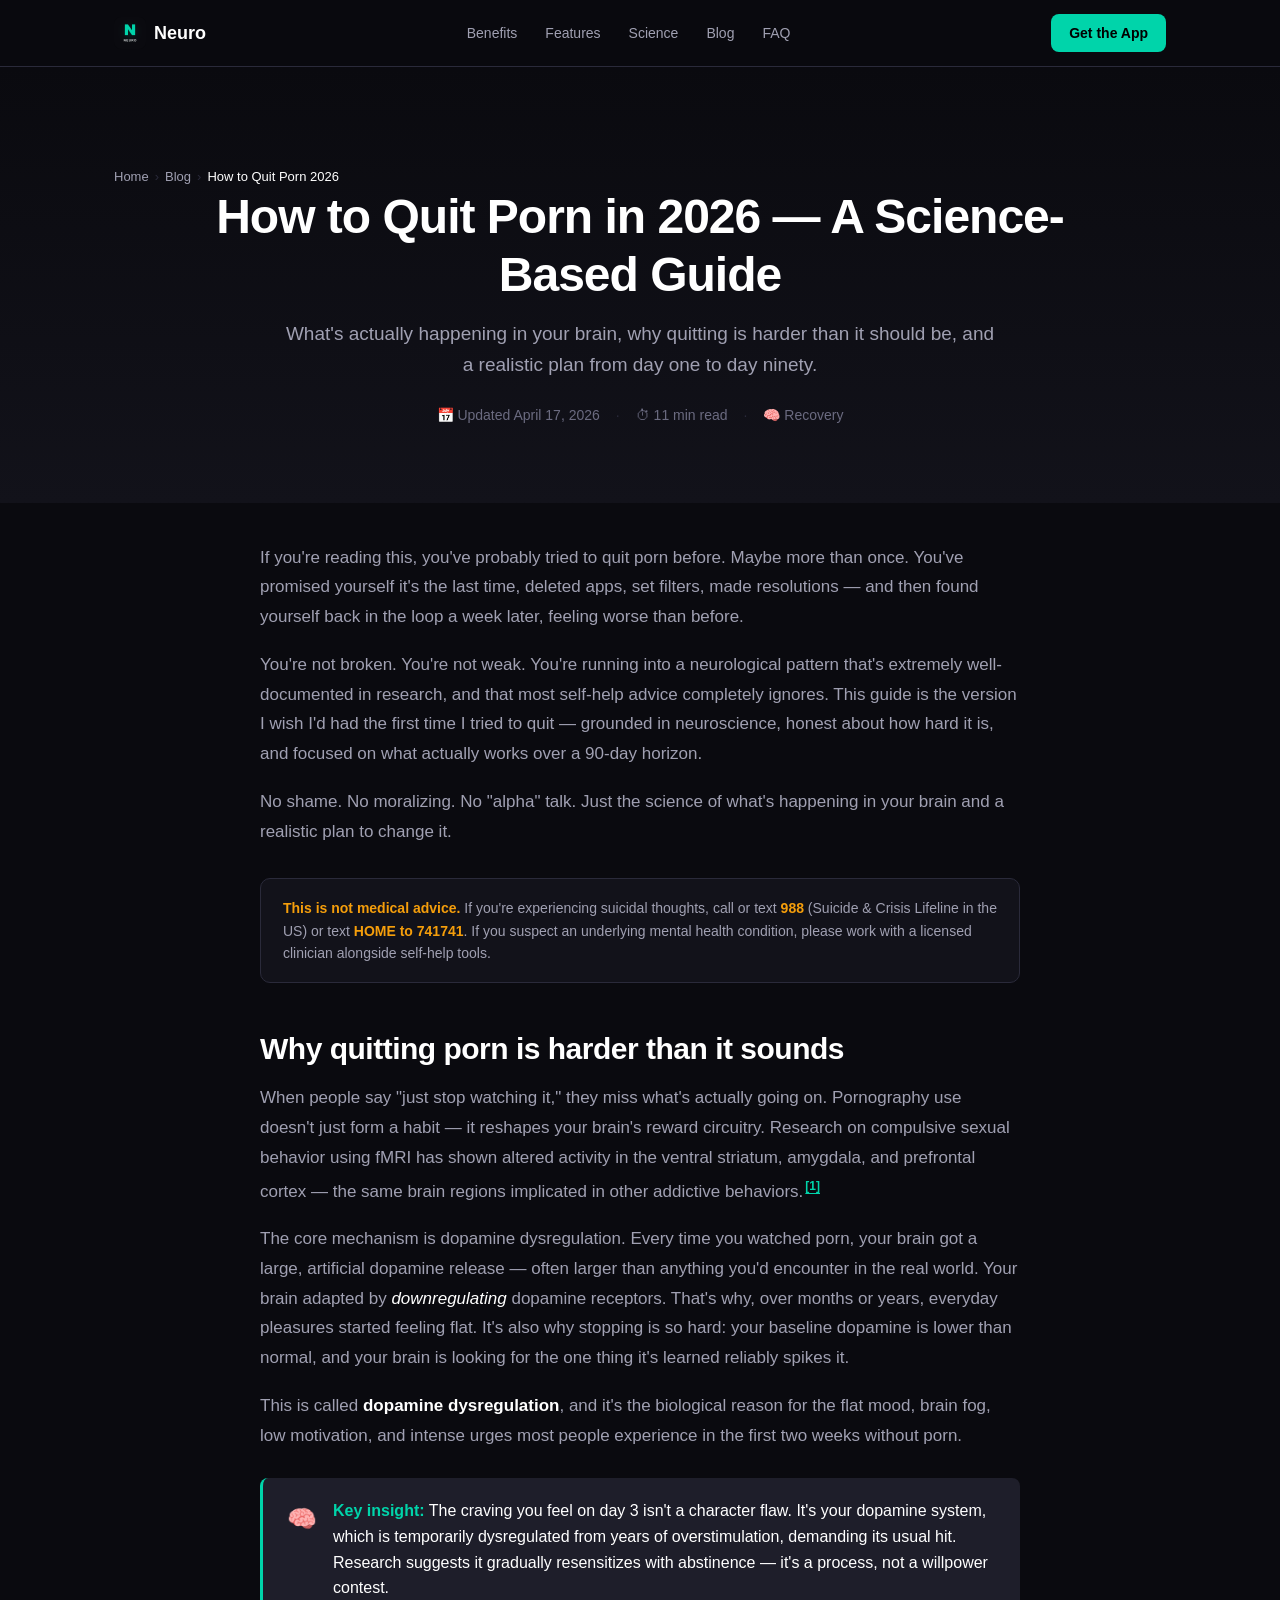
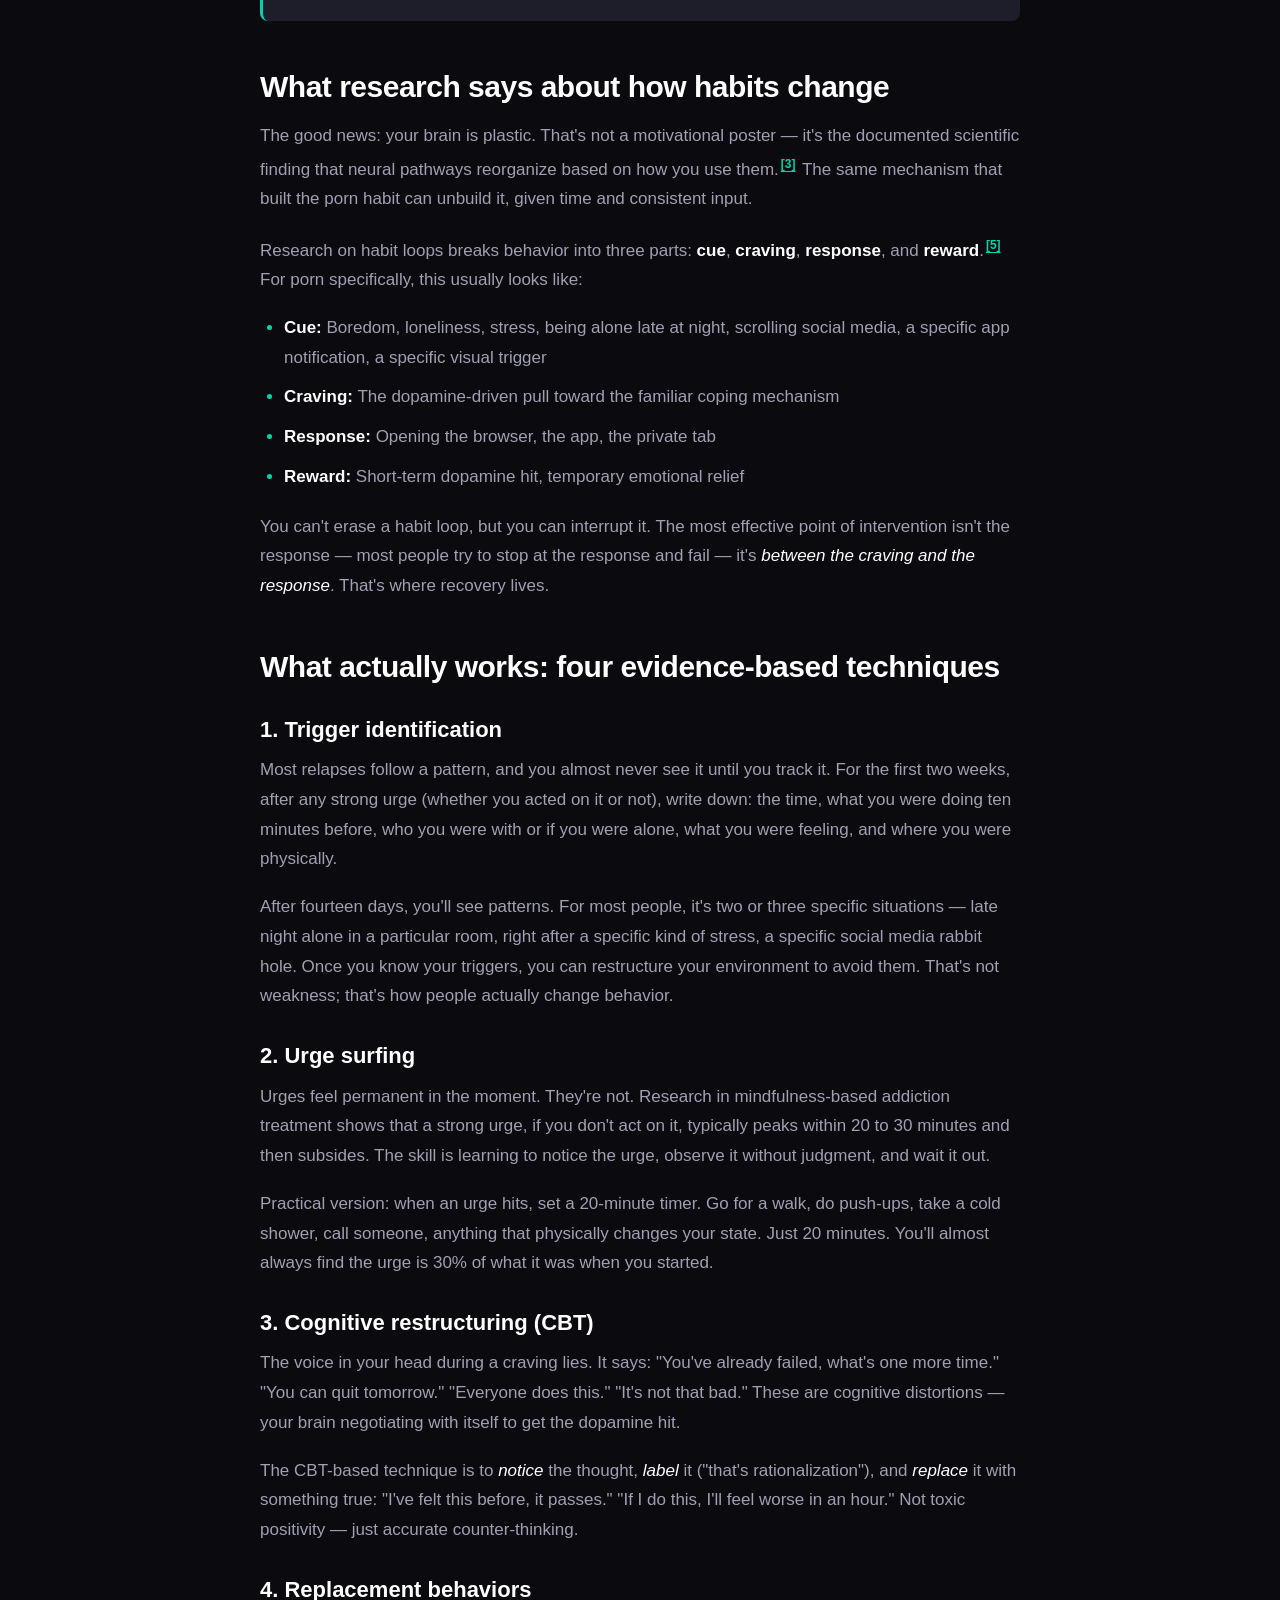
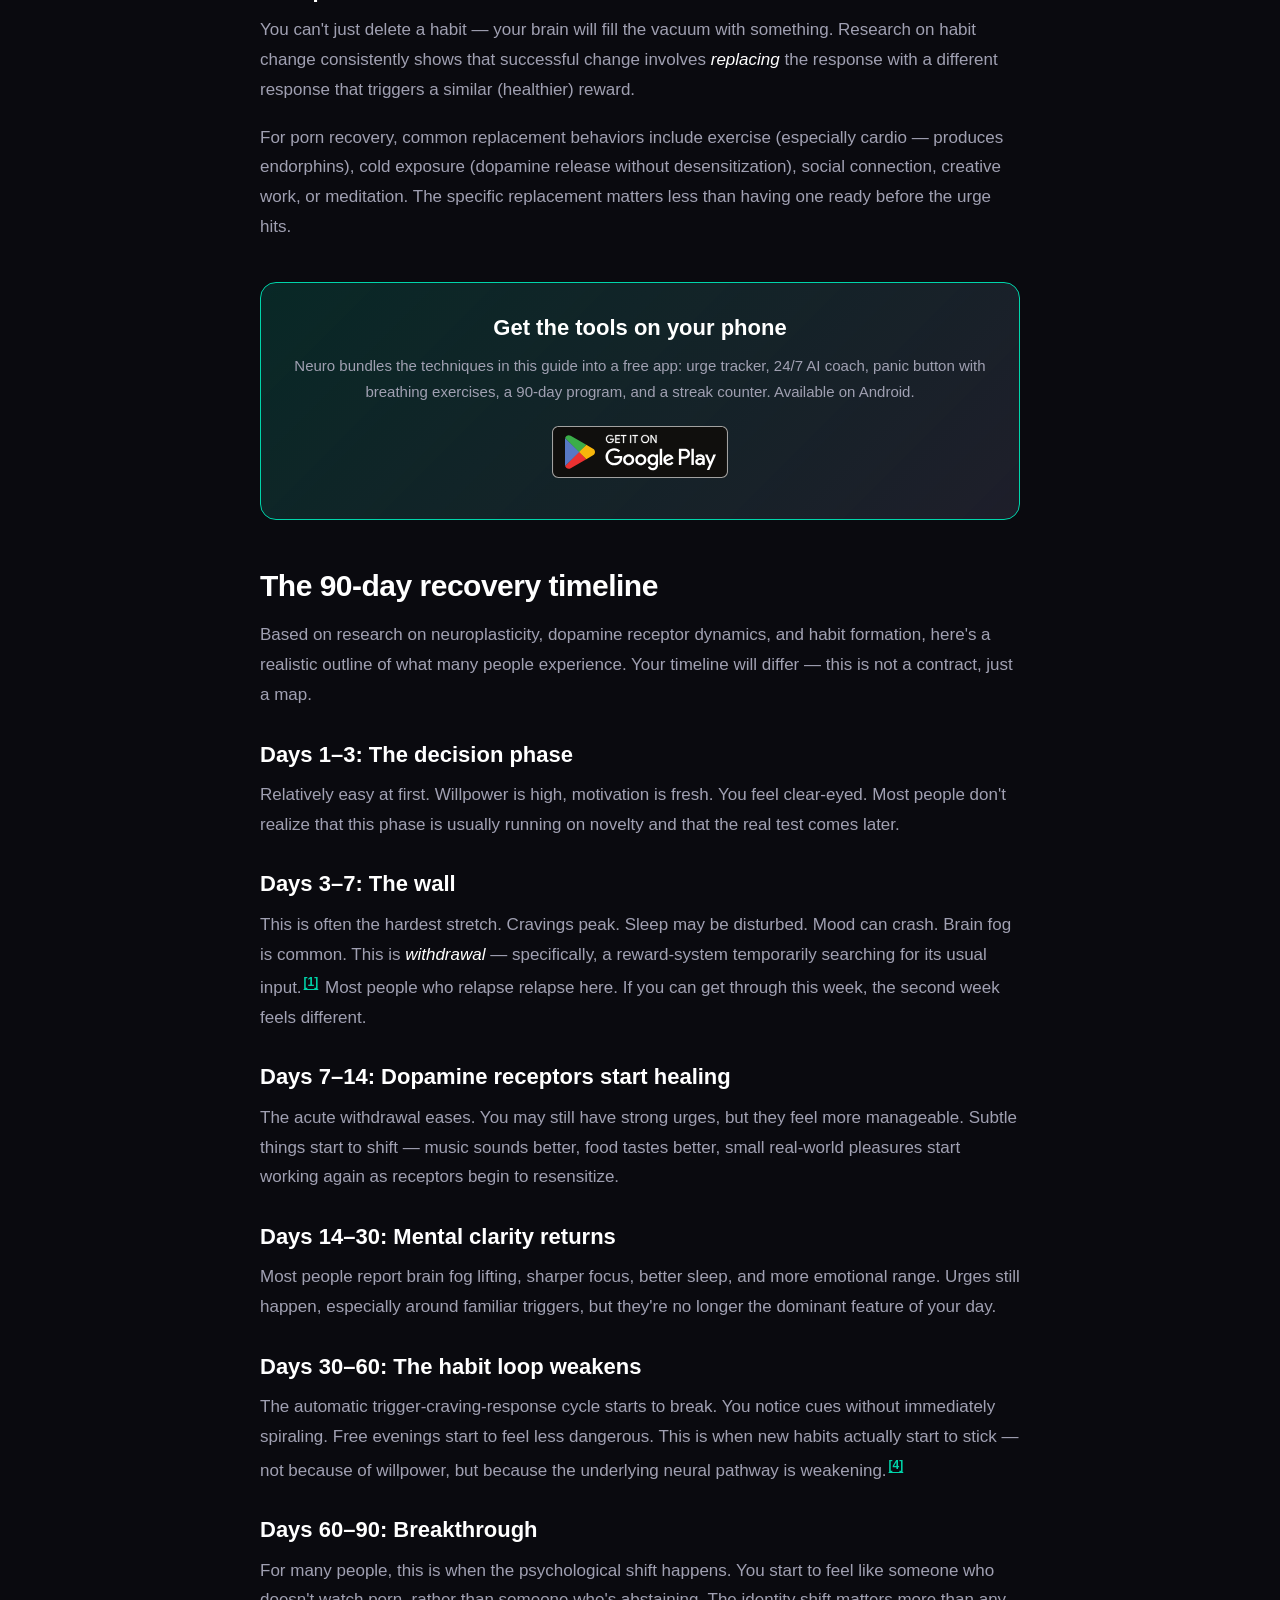
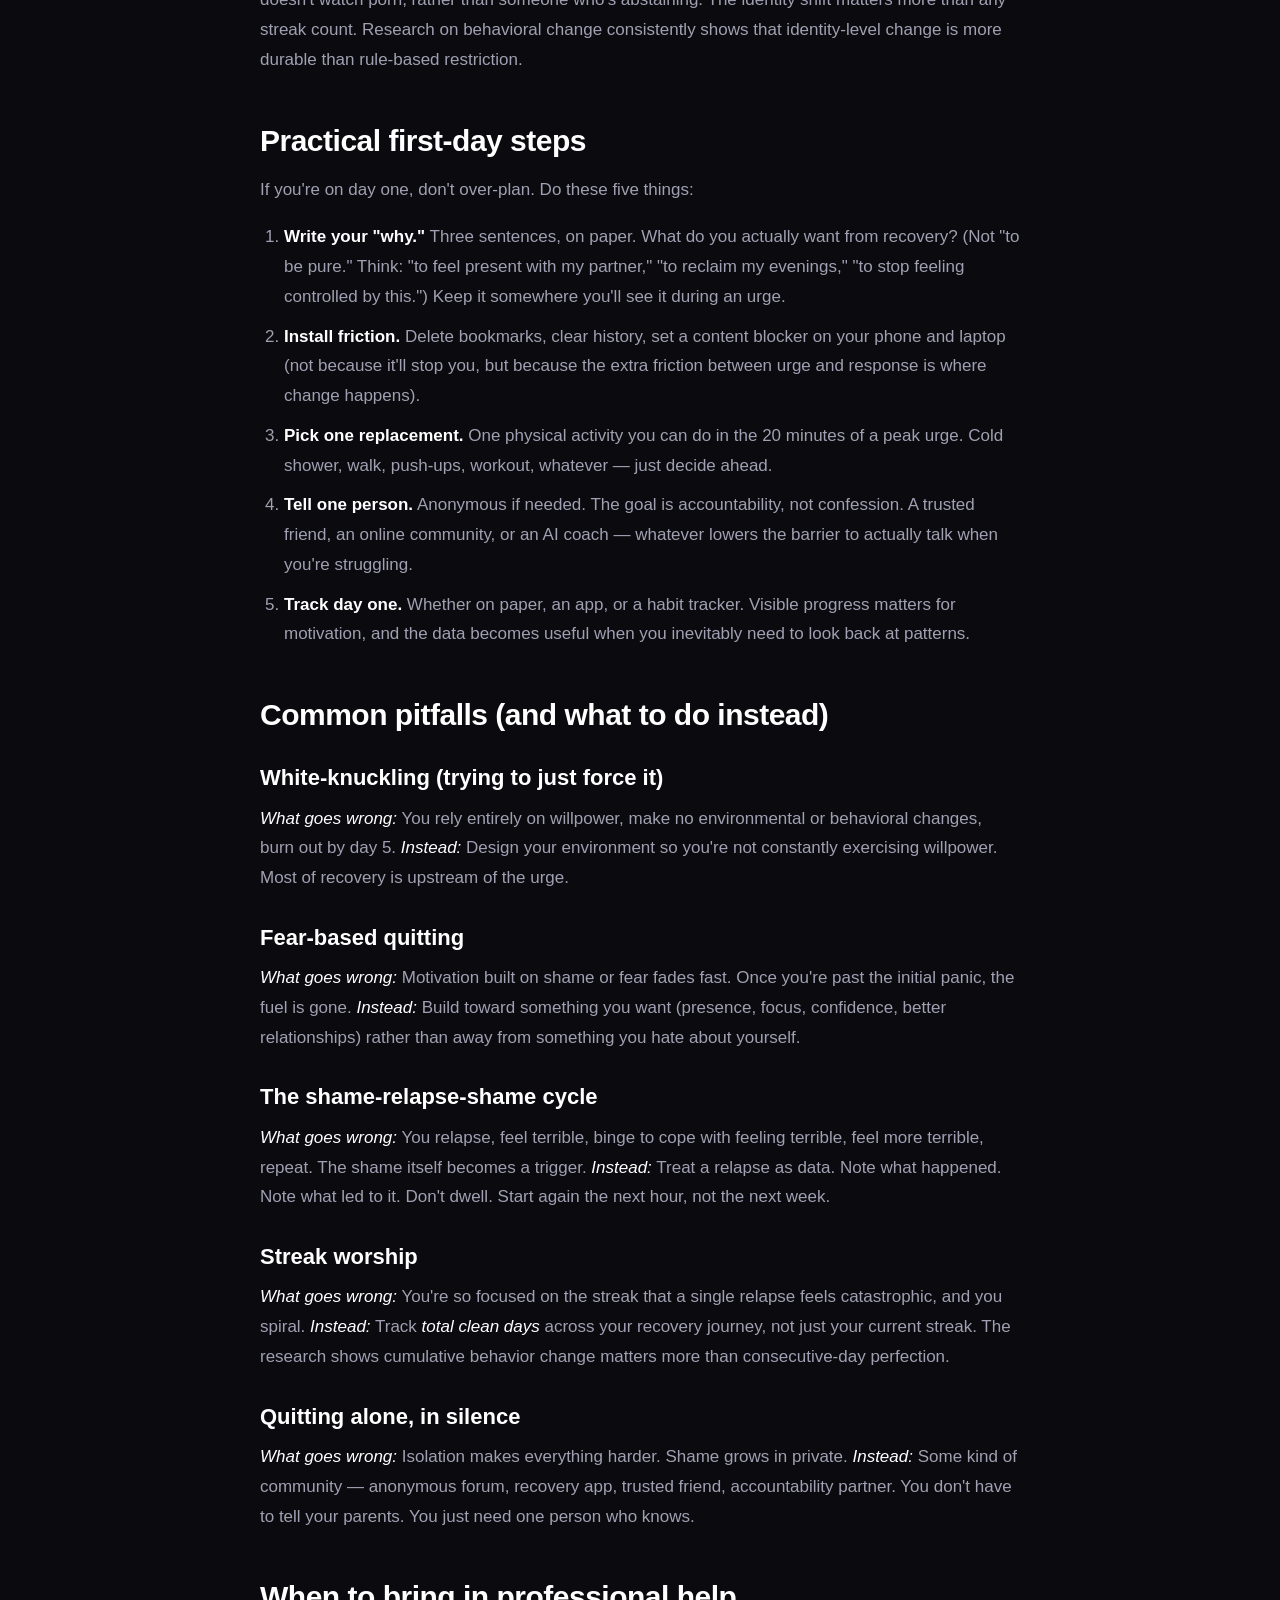
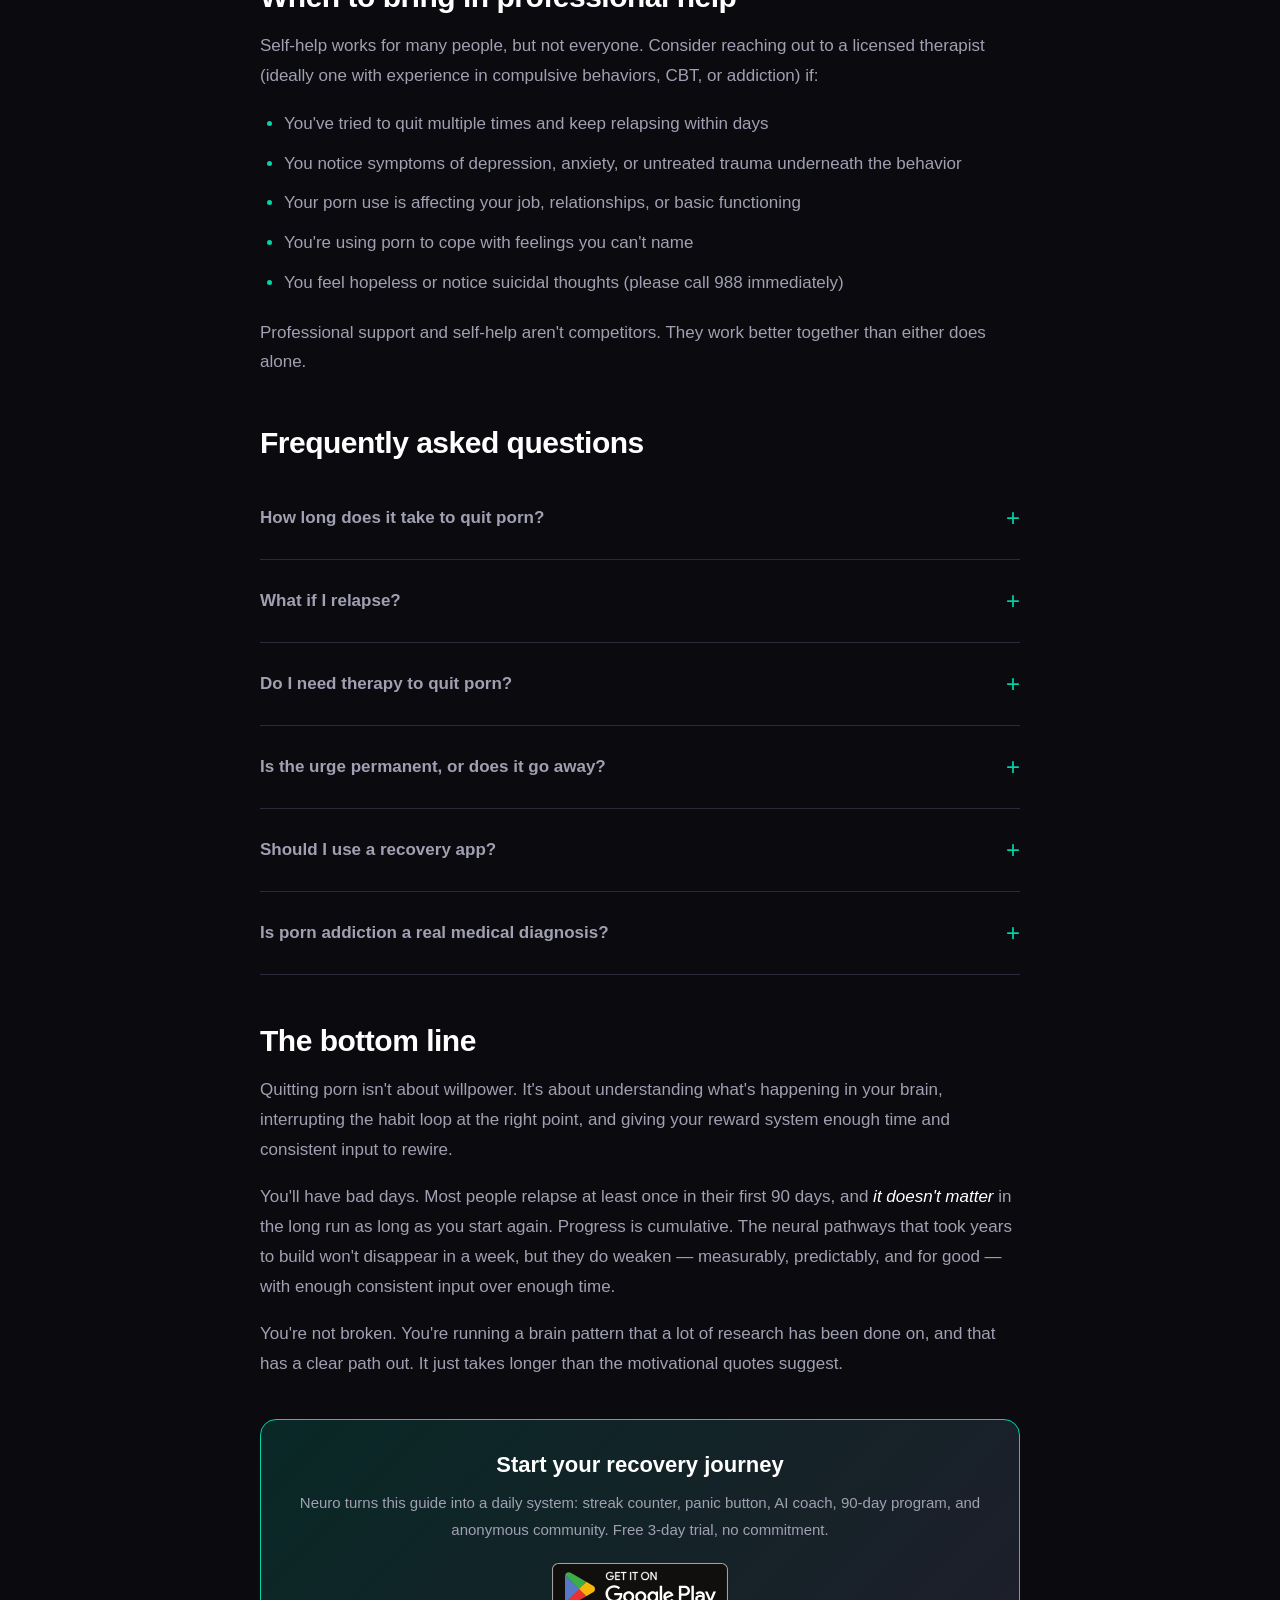
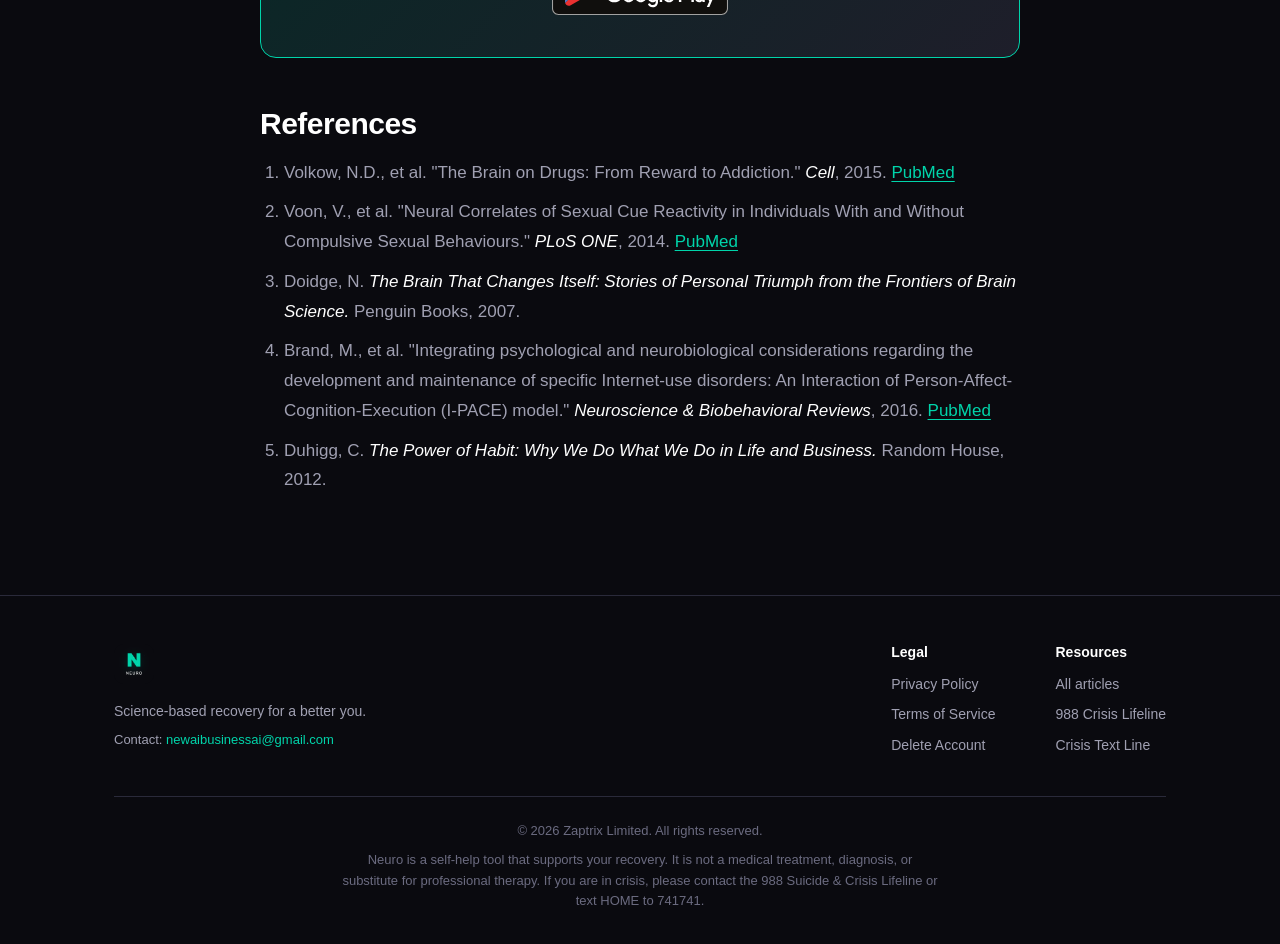
<file: blog/how-to-quit-porn-2026/index.html>
<!DOCTYPE html>
<html lang="en">
<head>
  <meta charset="UTF-8">
  <meta name="viewport" content="width=device-width, initial-scale=1.0">
  <meta name="theme-color" content="#0A0A0F">
  <meta name="author" content="Zaptrix Limited">
  <meta name="robots" content="index,follow,max-image-preview:large">

  <title>How to Quit Porn in 2026 — A Science-Based Guide | Neuro</title>
  <meta name="description" content="A science-based guide to quitting porn: what happens in your brain, why it's hard, what actually works, and a realistic 90-day recovery timeline.">

  <link rel="canonical" href="https://tryneuroapp.com/blog/how-to-quit-porn-2026/">

  <meta property="article:published_time" content="2026-04-17T00:00:00+00:00">
  <meta property="article:modified_time" content="2026-04-17T00:00:00+00:00">
  <meta property="article:author" content="Zaptrix Limited">
  <meta property="article:section" content="Recovery">
  <meta property="article:tag" content="quit porn">
  <meta property="article:tag" content="porn addiction recovery">
  <meta property="article:tag" content="neuroplasticity">
  <meta property="article:tag" content="dopamine">

  <!-- Open Graph -->
  <meta property="og:title" content="How to Quit Porn in 2026 — A Science-Based Guide">
  <meta property="og:description" content="What happens in your brain, why it's hard, and what actually works. A realistic 90-day recovery guide.">
  <meta property="og:image" content="https://tryneuroapp.com/assets/og-image.png">
  <meta property="og:image:width" content="1200">
  <meta property="og:image:height" content="630">
  <meta property="og:url" content="https://tryneuroapp.com/blog/how-to-quit-porn-2026/">
  <meta property="og:type" content="article">
  <meta property="og:site_name" content="Neuro">
  <meta property="og:locale" content="en_US">

  <!-- Twitter Card -->
  <meta name="twitter:card" content="summary_large_image">
  <meta name="twitter:title" content="How to Quit Porn in 2026 — A Science-Based Guide">
  <meta name="twitter:description" content="What happens in your brain, why it's hard, and what actually works.">
  <meta name="twitter:image" content="https://tryneuroapp.com/assets/og-image.png">

  <!-- Favicon -->
  <link rel="icon" href="/assets/icon.png" type="image/png">
  <link rel="apple-touch-icon" href="/assets/icon-512.png">

  <!-- Schema.org -->
  <script type="application/ld+json">
  {
    "@context": "https://schema.org",
    "@graph": [
      {
        "@type": "Article",
        "@id": "https://tryneuroapp.com/blog/how-to-quit-porn-2026/#article",
        "headline": "How to Quit Porn in 2026 — A Science-Based Guide",
        "description": "A science-based guide to quitting porn: what happens in your brain, why it's hard, what actually works, and a realistic 90-day recovery timeline.",
        "image": "https://tryneuroapp.com/assets/og-image.png",
        "datePublished": "2026-04-17T00:00:00+00:00",
        "dateModified": "2026-04-17T00:00:00+00:00",
        "author": { "@id": "https://tryneuroapp.com/#org" },
        "publisher": { "@id": "https://tryneuroapp.com/#org" },
        "mainEntityOfPage": { "@type": "WebPage", "@id": "https://tryneuroapp.com/blog/how-to-quit-porn-2026/" },
        "inLanguage": "en-US",
        "articleSection": "Recovery"
      },
      {
        "@type": "Organization",
        "@id": "https://tryneuroapp.com/#org",
        "name": "Zaptrix Limited",
        "url": "https://tryneuroapp.com/",
        "logo": "https://tryneuroapp.com/assets/icon-512.png"
      },
      {
        "@type": "BreadcrumbList",
        "itemListElement": [
          { "@type": "ListItem", "position": 1, "name": "Home", "item": "https://tryneuroapp.com/" },
          { "@type": "ListItem", "position": 2, "name": "Blog", "item": "https://tryneuroapp.com/blog/" },
          { "@type": "ListItem", "position": 3, "name": "How to Quit Porn in 2026", "item": "https://tryneuroapp.com/blog/how-to-quit-porn-2026/" }
        ]
      },
      {
        "@type": "FAQPage",
        "mainEntity": [
          {
            "@type": "Question",
            "name": "How long does it take to quit porn?",
            "acceptedAnswer": { "@type": "Answer", "text": "Most people notice improvements in mental clarity and energy within about two weeks. Neuroscience research on habit change and neuroplasticity suggests that roughly 60 to 90 days of consistent abstinence is when substantial changes in brain pathways tend to occur. Individual timelines vary widely." }
          },
          {
            "@type": "Question",
            "name": "What if I relapse?",
            "acceptedAnswer": { "@type": "Answer", "text": "Relapse is common during recovery and is not a failure. Research on habit change treats lapses as data points: they reveal which triggers are still strong and what coping strategies need adjustment. Returning to your practice after a lapse is what builds durable change, not streak perfection." }
          },
          {
            "@type": "Question",
            "name": "Do I need therapy to quit porn?",
            "acceptedAnswer": { "@type": "Answer", "text": "Not everyone does, but some people benefit from professional support — particularly if you notice underlying depression, anxiety, trauma, or compulsive patterns that don't improve with self-help tools. Self-guided recovery and therapy work well together rather than competing." }
          },
          {
            "@type": "Question",
            "name": "Is the urge permanent, or does it go away?",
            "acceptedAnswer": { "@type": "Answer", "text": "Urges decrease in frequency and intensity over time as the brain's reward system recalibrates. Research on cue reactivity shows that avoiding triggers and practicing urge-surfing techniques weakens the conditioned response." }
          },
          {
            "@type": "Question",
            "name": "Should I use a recovery app?",
            "acceptedAnswer": { "@type": "Answer", "text": "Apps can be helpful because they provide streak tracking, in-the-moment tools for urges, and a structured program. They work best as one layer of a broader recovery approach that can also include community support, lifestyle changes, and professional help if needed." }
          }
        ]
      }
    ]
  }
  </script>

  <link rel="stylesheet" href="/style.css">
</head>
<body>

  <!-- Sticky Nav -->
  <nav class="topnav">
    <div class="container nav-inner">
      <a href="/" class="nav-brand">
        <img src="/assets/icon.png" alt="Neuro app icon" width="32" height="32">
        <span>Neuro</span>
      </a>
      <ul class="nav-links">
        <li><a href="/#benefits">Benefits</a></li>
        <li><a href="/#features">Features</a></li>
        <li><a href="/#science">Science</a></li>
        <li><a href="/blog/" aria-current="page">Blog</a></li>
        <li><a href="/#faq">FAQ</a></li>
      </ul>
      <a href="https://play.google.com/store/apps/details?id=com.neuro.quitporn" class="nav-cta" target="_blank" rel="noopener">Get the App</a>
    </div>
  </nav>

  <!-- Hero -->
  <section class="blog-hero">
    <div class="container">
      <nav class="breadcrumb" aria-label="Breadcrumb">
        <a href="/">Home</a><span class="sep">›</span><a href="/blog/">Blog</a><span class="sep">›</span><span aria-current="page">How to Quit Porn 2026</span>
      </nav>
      <h1>How to Quit Porn in 2026 — A Science-Based Guide</h1>
      <p class="hero-subtitle">What's actually happening in your brain, why quitting is harder than it should be, and a realistic plan from day one to day ninety.</p>
      <div class="blog-meta">
        <span>📅 Updated April 17, 2026</span>
        <span class="separator">·</span>
        <span>⏱ 11 min read</span>
        <span class="separator">·</span>
        <span>🧠 Recovery</span>
      </div>
    </div>
  </section>

  <!-- Article -->
  <article class="container">
    <div class="article-body">

      <p>If you're reading this, you've probably tried to quit porn before. Maybe more than once. You've promised yourself it's the last time, deleted apps, set filters, made resolutions — and then found yourself back in the loop a week later, feeling worse than before.</p>

      <p>You're not broken. You're not weak. You're running into a neurological pattern that's extremely well-documented in research, and that most self-help advice completely ignores. This guide is the version I wish I'd had the first time I tried to quit — grounded in neuroscience, honest about how hard it is, and focused on what actually works over a 90-day horizon.</p>

      <p>No shame. No moralizing. No "alpha" talk. Just the science of what's happening in your brain and a realistic plan to change it.</p>

      <div class="medical-disclaimer">
        <strong>This is not medical advice.</strong> If you're experiencing suicidal thoughts, call or text <strong>988</strong> (Suicide &amp; Crisis Lifeline in the US) or text <strong>HOME to 741741</strong>. If you suspect an underlying mental health condition, please work with a licensed clinician alongside self-help tools.
      </div>

      <h2>Why quitting porn is harder than it sounds</h2>

      <p>When people say "just stop watching it," they miss what's actually going on. Pornography use doesn't just form a habit — it reshapes your brain's reward circuitry. Research on compulsive sexual behavior using fMRI has shown altered activity in the ventral striatum, amygdala, and prefrontal cortex — the same brain regions implicated in other addictive behaviors.<sup><a href="#ref-1">[1]</a></sup></p>

      <p>The core mechanism is dopamine dysregulation. Every time you watched porn, your brain got a large, artificial dopamine release — often larger than anything you'd encounter in the real world. Your brain adapted by <em>downregulating</em> dopamine receptors. That's why, over months or years, everyday pleasures started feeling flat. It's also why stopping is so hard: your baseline dopamine is lower than normal, and your brain is looking for the one thing it's learned reliably spikes it.</p>

      <p>This is called <strong>dopamine dysregulation</strong>, and it's the biological reason for the flat mood, brain fog, low motivation, and intense urges most people experience in the first two weeks without porn.</p>

      <div class="insight-box">
        <span class="insight-icon">🧠</span>
        <p><strong>Key insight:</strong> The craving you feel on day 3 isn't a character flaw. It's your dopamine system, which is temporarily dysregulated from years of overstimulation, demanding its usual hit. Research suggests it gradually resensitizes with abstinence — it's a process, not a willpower contest.</p>
      </div>

      <h2>What research says about how habits change</h2>

      <p>The good news: your brain is plastic. That's not a motivational poster — it's the documented scientific finding that neural pathways reorganize based on how you use them.<sup><a href="#ref-3">[3]</a></sup> The same mechanism that built the porn habit can unbuild it, given time and consistent input.</p>

      <p>Research on habit loops breaks behavior into three parts: <strong>cue</strong>, <strong>craving</strong>, <strong>response</strong>, and <strong>reward</strong>.<sup><a href="#ref-5">[5]</a></sup> For porn specifically, this usually looks like:</p>

      <ul>
        <li><strong>Cue:</strong> Boredom, loneliness, stress, being alone late at night, scrolling social media, a specific app notification, a specific visual trigger</li>
        <li><strong>Craving:</strong> The dopamine-driven pull toward the familiar coping mechanism</li>
        <li><strong>Response:</strong> Opening the browser, the app, the private tab</li>
        <li><strong>Reward:</strong> Short-term dopamine hit, temporary emotional relief</li>
      </ul>

      <p>You can't erase a habit loop, but you can interrupt it. The most effective point of intervention isn't the response — most people try to stop at the response and fail — it's <em>between the craving and the response</em>. That's where recovery lives.</p>

      <h2>What actually works: four evidence-based techniques</h2>

      <h3>1. Trigger identification</h3>

      <p>Most relapses follow a pattern, and you almost never see it until you track it. For the first two weeks, after any strong urge (whether you acted on it or not), write down: the time, what you were doing ten minutes before, who you were with or if you were alone, what you were feeling, and where you were physically.</p>

      <p>After fourteen days, you'll see patterns. For most people, it's two or three specific situations — late night alone in a particular room, right after a specific kind of stress, a specific social media rabbit hole. Once you know your triggers, you can restructure your environment to avoid them. That's not weakness; that's how people actually change behavior.</p>

      <h3>2. Urge surfing</h3>

      <p>Urges feel permanent in the moment. They're not. Research in mindfulness-based addiction treatment shows that a strong urge, if you don't act on it, typically peaks within 20 to 30 minutes and then subsides. The skill is learning to notice the urge, observe it without judgment, and wait it out.</p>

      <p>Practical version: when an urge hits, set a 20-minute timer. Go for a walk, do push-ups, take a cold shower, call someone, anything that physically changes your state. Just 20 minutes. You'll almost always find the urge is 30% of what it was when you started.</p>

      <h3>3. Cognitive restructuring (CBT)</h3>

      <p>The voice in your head during a craving lies. It says: "You've already failed, what's one more time." "You can quit tomorrow." "Everyone does this." "It's not that bad." These are cognitive distortions — your brain negotiating with itself to get the dopamine hit.</p>

      <p>The CBT-based technique is to <em>notice</em> the thought, <em>label</em> it ("that's rationalization"), and <em>replace</em> it with something true: "I've felt this before, it passes." "If I do this, I'll feel worse in an hour." Not toxic positivity — just accurate counter-thinking.</p>

      <h3>4. Replacement behaviors</h3>

      <p>You can't just delete a habit — your brain will fill the vacuum with something. Research on habit change consistently shows that successful change involves <em>replacing</em> the response with a different response that triggers a similar (healthier) reward.</p>

      <p>For porn recovery, common replacement behaviors include exercise (especially cardio — produces endorphins), cold exposure (dopamine release without desensitization), social connection, creative work, or meditation. The specific replacement matters less than having one ready before the urge hits.</p>

      <div class="app-cta-card">
        <h3>Get the tools on your phone</h3>
        <p>Neuro bundles the techniques in this guide into a free app: urge tracker, 24/7 AI coach, panic button with breathing exercises, a 90-day program, and a streak counter. Available on Android.</p>
        <a href="https://play.google.com/store/apps/details?id=com.neuro.quitporn" target="_blank" rel="noopener" aria-label="Download Neuro on Google Play">
          <img src="/assets/google-play-badge.svg" alt="Get it on Google Play" class="play-badge" width="180" height="52">
        </a>
      </div>

      <h2>The 90-day recovery timeline</h2>

      <p>Based on research on neuroplasticity, dopamine receptor dynamics, and habit formation, here's a realistic outline of what many people experience. Your timeline will differ — this is not a contract, just a map.</p>

      <h3>Days 1–3: The decision phase</h3>
      <p>Relatively easy at first. Willpower is high, motivation is fresh. You feel clear-eyed. Most people don't realize that this phase is usually running on novelty and that the real test comes later.</p>

      <h3>Days 3–7: The wall</h3>
      <p>This is often the hardest stretch. Cravings peak. Sleep may be disturbed. Mood can crash. Brain fog is common. This is <em>withdrawal</em> — specifically, a reward-system temporarily searching for its usual input.<sup><a href="#ref-1">[1]</a></sup> Most people who relapse relapse here. If you can get through this week, the second week feels different.</p>

      <h3>Days 7–14: Dopamine receptors start healing</h3>
      <p>The acute withdrawal eases. You may still have strong urges, but they feel more manageable. Subtle things start to shift — music sounds better, food tastes better, small real-world pleasures start working again as receptors begin to resensitize.</p>

      <h3>Days 14–30: Mental clarity returns</h3>
      <p>Most people report brain fog lifting, sharper focus, better sleep, and more emotional range. Urges still happen, especially around familiar triggers, but they're no longer the dominant feature of your day.</p>

      <h3>Days 30–60: The habit loop weakens</h3>
      <p>The automatic trigger-craving-response cycle starts to break. You notice cues without immediately spiraling. Free evenings start to feel less dangerous. This is when new habits actually start to stick — not because of willpower, but because the underlying neural pathway is weakening.<sup><a href="#ref-4">[4]</a></sup></p>

      <h3>Days 60–90: Breakthrough</h3>
      <p>For many people, this is when the psychological shift happens. You start to feel like someone who doesn't watch porn, rather than someone who's abstaining. The identity shift matters more than any streak count. Research on behavioral change consistently shows that identity-level change is more durable than rule-based restriction.</p>

      <h2>Practical first-day steps</h2>

      <p>If you're on day one, don't over-plan. Do these five things:</p>

      <ol>
        <li><strong>Write your "why."</strong> Three sentences, on paper. What do you actually want from recovery? (Not "to be pure." Think: "to feel present with my partner," "to reclaim my evenings," "to stop feeling controlled by this.") Keep it somewhere you'll see it during an urge.</li>
        <li><strong>Install friction.</strong> Delete bookmarks, clear history, set a content blocker on your phone and laptop (not because it'll stop you, but because the extra friction between urge and response is where change happens).</li>
        <li><strong>Pick one replacement.</strong> One physical activity you can do in the 20 minutes of a peak urge. Cold shower, walk, push-ups, workout, whatever — just decide ahead.</li>
        <li><strong>Tell one person.</strong> Anonymous if needed. The goal is accountability, not confession. A trusted friend, an online community, or an AI coach — whatever lowers the barrier to actually talk when you're struggling.</li>
        <li><strong>Track day one.</strong> Whether on paper, an app, or a habit tracker. Visible progress matters for motivation, and the data becomes useful when you inevitably need to look back at patterns.</li>
      </ol>

      <h2>Common pitfalls (and what to do instead)</h2>

      <h3>White-knuckling (trying to just force it)</h3>
      <p><em>What goes wrong:</em> You rely entirely on willpower, make no environmental or behavioral changes, burn out by day 5. <em>Instead:</em> Design your environment so you're not constantly exercising willpower. Most of recovery is upstream of the urge.</p>

      <h3>Fear-based quitting</h3>
      <p><em>What goes wrong:</em> Motivation built on shame or fear fades fast. Once you're past the initial panic, the fuel is gone. <em>Instead:</em> Build toward something you want (presence, focus, confidence, better relationships) rather than away from something you hate about yourself.</p>

      <h3>The shame-relapse-shame cycle</h3>
      <p><em>What goes wrong:</em> You relapse, feel terrible, binge to cope with feeling terrible, feel more terrible, repeat. The shame itself becomes a trigger. <em>Instead:</em> Treat a relapse as data. Note what happened. Note what led to it. Don't dwell. Start again the next hour, not the next week.</p>

      <h3>Streak worship</h3>
      <p><em>What goes wrong:</em> You're so focused on the streak that a single relapse feels catastrophic, and you spiral. <em>Instead:</em> Track <em>total clean days</em> across your recovery journey, not just your current streak. The research shows cumulative behavior change matters more than consecutive-day perfection.</p>

      <h3>Quitting alone, in silence</h3>
      <p><em>What goes wrong:</em> Isolation makes everything harder. Shame grows in private. <em>Instead:</em> Some kind of community — anonymous forum, recovery app, trusted friend, accountability partner. You don't have to tell your parents. You just need one person who knows.</p>

      <h2>When to bring in professional help</h2>

      <p>Self-help works for many people, but not everyone. Consider reaching out to a licensed therapist (ideally one with experience in compulsive behaviors, CBT, or addiction) if:</p>

      <ul>
        <li>You've tried to quit multiple times and keep relapsing within days</li>
        <li>You notice symptoms of depression, anxiety, or untreated trauma underneath the behavior</li>
        <li>Your porn use is affecting your job, relationships, or basic functioning</li>
        <li>You're using porn to cope with feelings you can't name</li>
        <li>You feel hopeless or notice suicidal thoughts (please call 988 immediately)</li>
      </ul>

      <p>Professional support and self-help aren't competitors. They work better together than either does alone.</p>

      <h2>Frequently asked questions</h2>

      <details class="faq-item">
        <summary>How long does it take to quit porn?</summary>
        <p>Most people notice improvements in mental clarity and energy within about two weeks. Neuroscience research on habit change and neuroplasticity suggests roughly 60 to 90 days of consistent abstinence is when substantial changes in brain pathways tend to occur.<sup><a href="#ref-3">[3]</a></sup> Individual timelines vary widely — some people feel a shift at day 30, others take six months.</p>
      </details>

      <details class="faq-item">
        <summary>What if I relapse?</summary>
        <p>Relapse is common during recovery and is not a failure. Research on habit change treats lapses as data points: they reveal which triggers are still strong and what coping strategies need adjustment. Returning to your practice after a lapse is what builds durable change, not streak perfection.</p>
      </details>

      <details class="faq-item">
        <summary>Do I need therapy to quit porn?</summary>
        <p>Not everyone does, but some people benefit from professional support — particularly if you notice underlying depression, anxiety, trauma, or compulsive patterns that don't improve with self-help tools. Self-guided recovery and therapy work well together rather than competing.</p>
      </details>

      <details class="faq-item">
        <summary>Is the urge permanent, or does it go away?</summary>
        <p>Urges decrease in frequency and intensity over time as the brain's reward system recalibrates. Research on cue reactivity shows that avoiding triggers and practicing urge-surfing techniques weakens the conditioned response.<sup><a href="#ref-2">[2]</a></sup> Months in, most people report that urges become rare and easy to redirect rather than overwhelming.</p>
      </details>

      <details class="faq-item">
        <summary>Should I use a recovery app?</summary>
        <p>Apps can be helpful because they provide streak tracking, in-the-moment tools for urges, a structured program, and sometimes community. They work best as one layer of a broader recovery approach that can include community support, lifestyle changes, and professional help if needed. See our <a href="/blog/best-porn-addiction-apps-2026/">comparison of porn recovery apps</a> for an honest breakdown.</p>
      </details>

      <details class="faq-item">
        <summary>Is porn addiction a real medical diagnosis?</summary>
        <p>"Porn addiction" is not formally classified as an addiction in the DSM-5. However, the ICD-11 includes "Compulsive Sexual Behaviour Disorder," which captures patterns of sexual behavior (including porn use) that a person experiences as distressing and cannot reduce despite trying. Whether you call it an addiction, a compulsion, or an ingrained habit, the research on brain-reward-system involvement is well-established.<sup><a href="#ref-4">[4]</a></sup></p>
      </details>

      <h2>The bottom line</h2>

      <p>Quitting porn isn't about willpower. It's about understanding what's happening in your brain, interrupting the habit loop at the right point, and giving your reward system enough time and consistent input to rewire.</p>

      <p>You'll have bad days. Most people relapse at least once in their first 90 days, and <em>it doesn't matter</em> in the long run as long as you start again. Progress is cumulative. The neural pathways that took years to build won't disappear in a week, but they do weaken — measurably, predictably, and for good — with enough consistent input over enough time.</p>

      <p>You're not broken. You're running a brain pattern that a lot of research has been done on, and that has a clear path out. It just takes longer than the motivational quotes suggest.</p>

      <div class="app-cta-card">
        <h3>Start your recovery journey</h3>
        <p>Neuro turns this guide into a daily system: streak counter, panic button, AI coach, 90-day program, and anonymous community. Free 3-day trial, no commitment.</p>
        <a href="https://play.google.com/store/apps/details?id=com.neuro.quitporn" target="_blank" rel="noopener" aria-label="Download Neuro on Google Play">
          <img src="/assets/google-play-badge.svg" alt="Get it on Google Play" class="play-badge" width="180" height="52">
        </a>
      </div>

      <h2 id="references">References</h2>
      <ol>
        <li id="ref-1">Volkow, N.D., et al. "The Brain on Drugs: From Reward to Addiction." <em>Cell</em>, 2015. <a href="https://pubmed.ncbi.nlm.nih.gov/26300578/" target="_blank" rel="noopener">PubMed</a></li>
        <li id="ref-2">Voon, V., et al. "Neural Correlates of Sexual Cue Reactivity in Individuals With and Without Compulsive Sexual Behaviours." <em>PLoS ONE</em>, 2014. <a href="https://pubmed.ncbi.nlm.nih.gov/25013940/" target="_blank" rel="noopener">PubMed</a></li>
        <li id="ref-3">Doidge, N. <em>The Brain That Changes Itself: Stories of Personal Triumph from the Frontiers of Brain Science.</em> Penguin Books, 2007.</li>
        <li id="ref-4">Brand, M., et al. "Integrating psychological and neurobiological considerations regarding the development and maintenance of specific Internet-use disorders: An Interaction of Person-Affect-Cognition-Execution (I-PACE) model." <em>Neuroscience &amp; Biobehavioral Reviews</em>, 2016. <a href="https://pubmed.ncbi.nlm.nih.gov/27282153/" target="_blank" rel="noopener">PubMed</a></li>
        <li id="ref-5">Duhigg, C. <em>The Power of Habit: Why We Do What We Do in Life and Business.</em> Random House, 2012.</li>
      </ol>

    </div>
  </article>

  <!-- Footer -->
  <footer>
    <div class="container">
      <div class="footer-grid">
        <div class="footer-brand">
          <img src="/assets/icon.png" alt="Neuro app logo" class="footer-logo" width="40" height="40">
          <p class="footer-tagline">Science-based recovery for a better you.</p>
          <p class="footer-contact">Contact: <a href="mailto:newaibusinessai@gmail.com">newaibusinessai@gmail.com</a></p>
        </div>
        <div class="footer-links">
          <h4>Legal</h4>
          <a href="https://calculatorlab.org/neuro/privacy-policy.html" target="_blank" rel="noopener">Privacy Policy</a>
          <a href="https://calculatorlab.org/neuro/terms.html" target="_blank" rel="noopener">Terms of Service</a>
          <a href="https://calculatorlab.org/neuro/delete-account.html" target="_blank" rel="noopener">Delete Account</a>
        </div>
        <div class="footer-links">
          <h4>Resources</h4>
          <a href="/blog/">All articles</a>
          <a href="https://988lifeline.org/" target="_blank" rel="noopener">988 Crisis Lifeline</a>
          <a href="https://www.crisistextline.org/" target="_blank" rel="noopener">Crisis Text Line</a>
        </div>
      </div>
      <div class="footer-bottom">
        <p>&copy; 2026 Zaptrix Limited. All rights reserved.</p>
        <p class="footer-disclaimer">Neuro is a self-help tool that supports your recovery. It is not a medical treatment, diagnosis, or substitute for professional therapy. If you are in crisis, please contact the 988 Suicide &amp; Crisis Lifeline or text HOME to 741741.</p>
      </div>
    </div>
  </footer>

</body>
</html>
</file>
<file: style.css>
/* ============ RESET & BASE ============ */
*, *::before, *::after { box-sizing: border-box; margin: 0; padding: 0; }

/* Accessibility: visually hidden but available to screen readers */
.visually-hidden {
  position: absolute;
  width: 1px;
  height: 1px;
  padding: 0;
  margin: -1px;
  overflow: hidden;
  clip: rect(0, 0, 0, 0);
  white-space: nowrap;
  border: 0;
}

:root {
  --primary: #00D4AA;
  --primary-muted: rgba(0, 212, 170, 0.15);
  --secondary: #8B5CF6;
  --accent: #FF6B35;
  --bg: #0A0A0F;
  --bg-secondary: #12121A;
  --bg-tertiary: #1A1A25;
  --surface: #1E1E2A;
  --text: #FFFFFF;
  --text-secondary: #A0A0B2;
  --text-tertiary: #6B6B80;
  --border: #2A2A3A;
  --success: #22C55E;
  --warning: #F59E0B;
}

html { scroll-behavior: smooth; }

@media (prefers-reduced-motion: reduce) {
  html { scroll-behavior: auto; }
  *, *::before, *::after {
    animation-duration: 0.01ms !important;
    animation-iteration-count: 1 !important;
    transition-duration: 0.01ms !important;
  }
}

body {
  font-family: -apple-system, BlinkMacSystemFont, 'Segoe UI', Roboto, Oxygen, Ubuntu, sans-serif;
  background-color: var(--bg);
  color: var(--text);
  line-height: 1.6;
  -webkit-font-smoothing: antialiased;
}

.container {
  max-width: 1100px;
  margin: 0 auto;
  padding: 0 24px;
}

h1, h2, h3, h4 { line-height: 1.2; }

a { color: var(--primary); text-decoration: none; }
a:hover { opacity: 0.85; }

/* Keyboard focus indicators (accessibility) */
a:focus-visible,
button:focus-visible,
input:focus-visible,
summary:focus-visible {
  outline: 2px solid var(--primary);
  outline-offset: 2px;
  border-radius: 4px;
}

img { max-width: 100%; height: auto; }

.hidden { display: none !important; }

/* ============ BUTTONS ============ */
.btn-primary {
  display: inline-flex;
  align-items: center;
  justify-content: center;
  background-color: var(--primary);
  color: #000;
  font-weight: 700;
  font-size: 16px;
  padding: 14px 32px;
  border-radius: 12px;
  border: none;
  cursor: pointer;
  transition: transform 0.2s, opacity 0.2s;
}
.btn-primary:hover { transform: translateY(-2px); opacity: 0.95; }
.btn-large { padding: 16px 40px; font-size: 18px; }
.play-badge { height: 48px; width: auto; }

/* ============ STICKY NAV ============ */
.topnav {
  position: sticky;
  top: 0;
  z-index: 100;
  background: rgba(10, 10, 15, 0.92);
  backdrop-filter: blur(12px);
  -webkit-backdrop-filter: blur(12px);
  border-bottom: 1px solid var(--border);
}

.nav-inner {
  display: flex;
  align-items: center;
  justify-content: space-between;
  padding-top: 14px;
  padding-bottom: 14px;
  gap: 24px;
}

.nav-brand {
  display: flex;
  align-items: center;
  gap: 8px;
  color: var(--text);
  font-weight: 700;
  font-size: 18px;
}

.nav-brand img {
  border-radius: 6px;
}

.nav-links {
  display: flex;
  list-style: none;
  gap: 28px;
  margin: 0;
  padding: 0;
}

.nav-links a {
  color: var(--text-secondary);
  font-size: 14px;
  font-weight: 500;
  transition: color 0.2s;
}

.nav-links a:hover { color: var(--primary); }

.nav-cta {
  background: var(--primary);
  color: #000;
  padding: 8px 18px;
  border-radius: 8px;
  font-weight: 700;
  font-size: 14px;
  white-space: nowrap;
}

.nav-cta:hover {
  opacity: 0.92;
  color: #000;
}

/* ============ HERO ============ */
.hero {
  padding: 80px 0 60px;
  background: linear-gradient(180deg, var(--bg) 0%, var(--bg-secondary) 100%);
  overflow: hidden;
}

.hero-content {
  display: flex;
  align-items: center;
  gap: 60px;
}

.hero-text { flex: 1; }

.hero-text h1 {
  font-size: 52px;
  font-weight: 800;
  margin-bottom: 20px;
  letter-spacing: -1px;
}

.highlight { color: var(--primary); }

.hero-subtitle {
  font-size: 18px;
  color: var(--text-secondary);
  margin-bottom: 32px;
  max-width: 480px;
  line-height: 1.7;
}

.hero-cta { display: flex; flex-direction: column; gap: 12px; }

.hero-store-buttons {
  display: flex;
  align-items: center;
  gap: 12px;
  flex-wrap: wrap;
}

.store-btn {
  display: inline-flex;
  align-items: center;
  transition: transform 0.2s, opacity 0.2s;
}

.store-btn:hover { transform: translateY(-2px); opacity: 1; }

.store-btn img { display: block; }

/* iOS "Coming Soon" button — matches Google Play badge dimensions */
.ios-btn {
  background: #1A1A25;
  color: var(--text);
  border: 1px solid var(--border);
  border-radius: 10px;
  padding: 10px 18px;
  height: 60px;
  min-width: 180px;
  text-decoration: none;
  gap: 10px;
}

.ios-btn:hover {
  background: var(--surface);
  opacity: 1;
}

.ios-btn-icon { font-size: 24px; }

.ios-btn-text {
  display: flex;
  flex-direction: column;
  line-height: 1.1;
  text-align: left;
}

.ios-btn-small {
  font-size: 11px;
  color: var(--text-secondary);
  font-weight: 500;
  letter-spacing: 0.3px;
}

.ios-btn-large {
  font-size: 18px;
  font-weight: 700;
  color: var(--text);
  letter-spacing: -0.3px;
}

/* Hero waitlist email capture */
.hero-waitlist {
  margin-top: 20px;
  max-width: 440px;
}

.hero-waitlist-label {
  font-size: 14px;
  color: var(--text-secondary);
  margin-bottom: 10px;
  font-weight: 500;
}

.hero-waitlist-form {
  display: flex;
  gap: 8px;
}

.hero-waitlist-form input[type="email"] {
  flex: 1;
  padding: 12px 14px;
  background: var(--bg-secondary);
  border: 1px solid var(--border);
  border-radius: 10px;
  color: var(--text);
  font-size: 15px;
  outline: none;
  min-width: 0;
}

.hero-waitlist-form input[type="email"]:focus {
  border-color: var(--primary);
}

.hero-waitlist-form input[type="email"]::placeholder {
  color: var(--text-tertiary);
}

.btn-hero-submit {
  padding: 12px 20px;
  font-size: 14px;
  white-space: nowrap;
  border-radius: 10px;
}

.hero-note {
  font-size: 14px;
  color: var(--text-tertiary);
}

.hero-image { flex: 0 0 280px; }

.phone-frame {
  background: var(--surface);
  border-radius: 32px;
  padding: 8px;
  border: 2px solid var(--border);
  box-shadow: 0 20px 60px rgba(0, 0, 0, 0.5);
  overflow: hidden;
}

.phone-frame img {
  border-radius: 24px;
  display: block;
  width: 100%;
}

.phone-small { max-width: 240px; }

/* ============ SOCIAL PROOF ============ */
.social-proof {
  background-color: var(--bg-secondary);
  border-top: 1px solid var(--border);
  border-bottom: 1px solid var(--border);
  padding: 20px 0;
}

.proof-items {
  display: flex;
  justify-content: center;
  align-items: center;
  gap: 32px;
  flex-wrap: wrap;
}

.proof-item {
  display: flex;
  align-items: center;
  gap: 8px;
}

.proof-icon { font-size: 20px; }
.proof-text { font-size: 15px; font-weight: 600; color: var(--text-secondary); }
.proof-divider { width: 1px; height: 24px; background: var(--border); }

/* ============ SECTIONS (shared) ============ */
.section-title {
  font-size: 36px;
  font-weight: 800;
  text-align: center;
  margin-bottom: 12px;
}

.section-subtitle {
  font-size: 18px;
  color: var(--text-secondary);
  text-align: center;
  max-width: 600px;
  margin: 0 auto 48px;
}

/* ============ BENEFITS ============ */
.benefits {
  padding: 80px 0;
}

.benefits-grid {
  display: grid;
  grid-template-columns: repeat(2, 1fr);
  gap: 24px;
}

.benefit-card {
  background: var(--surface);
  border-radius: 16px;
  padding: 32px;
  border: 1px solid var(--border);
  transition: border-color 0.3s;
}

.benefit-card:hover { border-color: var(--primary); }

.benefit-icon { font-size: 36px; display: block; margin-bottom: 16px; }

.benefit-card h3 {
  font-size: 20px;
  font-weight: 700;
  margin-bottom: 8px;
}

.benefit-card p {
  font-size: 15px;
  color: var(--text-secondary);
  line-height: 1.6;
}

/* ============ HOW IT WORKS ============ */
.how-it-works {
  padding: 80px 0;
  background: var(--bg-secondary);
}

.steps {
  display: flex;
  align-items: flex-start;
  gap: 24px;
  justify-content: center;
  list-style: none;
  padding: 0;
  position: relative;
}

.step {
  flex: 1;
  text-align: center;
  max-width: 300px;
  position: relative;
}

/* Connecting arrow between steps using pseudo-elements */
.step:not(:last-child)::after {
  content: '→';
  position: absolute;
  right: -28px;
  top: 14px;
  font-size: 28px;
  color: var(--primary);
  font-weight: bold;
}

@media (max-width: 768px) {
  .step:not(:last-child)::after {
    content: '↓';
    right: 50%;
    top: auto;
    bottom: -32px;
    transform: translateX(50%);
  }
}

.step-number {
  width: 56px;
  height: 56px;
  background: var(--primary);
  color: #000;
  font-size: 24px;
  font-weight: 800;
  border-radius: 50%;
  display: flex;
  align-items: center;
  justify-content: center;
  margin: 0 auto 20px;
}

.step h3 {
  font-size: 20px;
  font-weight: 700;
  margin-bottom: 8px;
}

.step p {
  font-size: 15px;
  color: var(--text-secondary);
  line-height: 1.6;
}

/* ============ FEATURES ============ */
.features {
  padding: 80px 0;
}

.feature-row {
  display: flex;
  align-items: center;
  gap: 60px;
  margin-bottom: 64px;
}

.feature-row.reverse { flex-direction: row-reverse; }

.feature-text { flex: 1; }

.feature-badge {
  display: inline-block;
  background: var(--primary-muted);
  color: var(--primary);
  font-size: 13px;
  font-weight: 700;
  padding: 4px 12px;
  border-radius: 20px;
  margin-bottom: 12px;
  text-transform: uppercase;
  letter-spacing: 0.5px;
}

.feature-text h3 {
  font-size: 28px;
  font-weight: 700;
  margin-bottom: 12px;
}

.feature-text p {
  font-size: 16px;
  color: var(--text-secondary);
  line-height: 1.7;
}

.feature-image {
  flex: 0 0 240px;
  display: flex;
  justify-content: center;
}

.more-features {
  display: flex;
  flex-wrap: wrap;
  gap: 16px;
  justify-content: center;
  margin-top: 20px;
}

.mini-feature {
  background: var(--surface);
  border: 1px solid var(--border);
  border-radius: 12px;
  padding: 16px 24px;
  text-align: center;
  min-width: 150px;
}

.mini-feature span { font-size: 24px; display: block; margin-bottom: 6px; }
.mini-feature p { font-size: 14px; color: var(--text-secondary); font-weight: 600; }

/* ============ PRIVACY ============ */
.privacy {
  padding: 80px 0;
  background: var(--bg-secondary);
}

.privacy-grid {
  display: grid;
  grid-template-columns: repeat(2, 1fr);
  gap: 24px;
}

.privacy-item {
  background: var(--surface);
  border-radius: 16px;
  padding: 32px;
  border: 1px solid var(--border);
}

.privacy-icon { font-size: 32px; display: block; margin-bottom: 12px; }

.privacy-item h3 {
  font-size: 18px;
  font-weight: 700;
  margin-bottom: 8px;
}

.privacy-item p {
  font-size: 15px;
  color: var(--text-secondary);
  line-height: 1.6;
}

/* ============ SCIENCE / BRAIN TIMELINE ============ */
.science {
  padding: 80px 0;
}

.timeline {
  max-width: 600px;
  margin: 0 auto;
  position: relative;
}

.timeline::before {
  content: '';
  position: absolute;
  left: 50px;
  top: 0;
  bottom: 0;
  width: 2px;
  background: var(--border);
}

.timeline-item {
  display: flex;
  gap: 24px;
  margin-bottom: 32px;
  position: relative;
}

.timeline-item.highlight .timeline-day {
  background: var(--primary);
  color: #000;
}

.timeline-day {
  flex: 0 0 80px;
  height: 40px;
  background: var(--surface);
  border: 1px solid var(--border);
  border-radius: 20px;
  display: flex;
  align-items: center;
  justify-content: center;
  font-size: 13px;
  font-weight: 700;
  z-index: 1;
}

.timeline-content h3 {
  font-size: 18px;
  font-weight: 700;
  margin-bottom: 4px;
}

.timeline-content p {
  font-size: 14px;
  color: var(--text-secondary);
  line-height: 1.6;
}

/* ============ iOS WAITLIST ============ */
.waitlist {
  padding: 80px 0;
  background: var(--bg-secondary);
}

.waitlist-card {
  background: var(--surface);
  border: 1px solid var(--border);
  border-radius: 20px;
  padding: 48px;
  text-align: center;
  max-width: 560px;
  margin: 0 auto;
}

.waitlist-icon { font-size: 48px; margin-bottom: 16px; }

.waitlist-card h2 {
  font-size: 28px;
  font-weight: 800;
  margin-bottom: 12px;
}

.waitlist-card p {
  font-size: 16px;
  color: var(--text-secondary);
  margin-bottom: 24px;
}

.waitlist-form { width: 100%; }

.waitlist-input-group {
  display: flex;
  gap: 8px;
}

.waitlist-input-group input[type="email"] {
  flex: 1;
  padding: 14px 16px;
  background: var(--bg);
  border: 1px solid var(--border);
  border-radius: 12px;
  color: var(--text);
  font-size: 16px;
  outline: none;
}

.waitlist-input-group input[type="email"]:focus {
  border-color: var(--primary);
}

.waitlist-input-group input[type="email"]::placeholder {
  color: var(--text-tertiary);
}

.btn-waitlist {
  padding: 14px 24px;
  white-space: nowrap;
}

.waitlist-note {
  font-size: 13px;
  color: var(--text-tertiary);
  margin-top: 12px;
  margin-bottom: 0;
}

/* ============ FAQ ============ */
.faq {
  padding: 80px 0;
}

.faq-list {
  max-width: 700px;
  margin: 0 auto;
}

.faq-item {
  border-bottom: 1px solid var(--border);
  padding: 20px 0;
}

.faq-item summary {
  font-size: 17px;
  font-weight: 600;
  cursor: pointer;
  list-style: none;
  display: flex;
  justify-content: space-between;
  align-items: center;
}

.faq-item summary::after {
  content: '+';
  font-size: 24px;
  color: var(--primary);
  font-weight: 300;
  transition: transform 0.2s;
}

.faq-item[open] summary::after {
  content: '−';
}

.faq-item summary::-webkit-details-marker { display: none; }

.faq-item p {
  margin-top: 12px;
  font-size: 15px;
  color: var(--text-secondary);
  line-height: 1.7;
}

/* ============ FINAL CTA ============ */
.final-cta {
  padding: 80px 0;
  background: linear-gradient(180deg, var(--bg-secondary) 0%, var(--bg) 100%);
  text-align: center;
}

.final-cta h2 {
  font-size: 40px;
  font-weight: 800;
  margin-bottom: 16px;
}

.final-cta > .container > p {
  font-size: 18px;
  color: var(--text-secondary);
  margin-bottom: 32px;
  max-width: 500px;
  margin-left: auto;
  margin-right: auto;
}

.final-note {
  font-size: 14px;
  color: var(--text-tertiary);
  margin-top: 16px;
}

/* ============ SCIENCE INTRO ============ */
.science-intro {
  max-width: 700px;
  margin: 0 auto 48px;
  text-align: center;
}

.science-intro p {
  font-size: 16px;
  color: var(--text-secondary);
  line-height: 1.7;
  margin-bottom: 16px;
}

.science-intro p em { color: var(--text); font-style: italic; }

.last-updated {
  text-align: center;
  font-size: 13px;
  color: var(--text-tertiary);
  margin-top: 32px;
  font-style: italic;
}

/* Inline citation links */
sup a {
  text-decoration: none;
  color: var(--primary);
  font-weight: 700;
  font-size: 12px;
  padding: 0 2px;
}

sup a:hover {
  text-decoration: underline;
}

/* ============ REFERENCES ============ */
.references {
  padding: 60px 0;
  background: var(--bg-secondary);
  border-top: 1px solid var(--border);
}

.section-title-small {
  font-size: 24px;
  font-weight: 700;
  text-align: center;
  margin-bottom: 32px;
}

.references-list {
  max-width: 800px;
  margin: 0 auto;
  padding-left: 24px;
}

.references-list li {
  font-size: 14px;
  color: var(--text-secondary);
  line-height: 1.7;
  margin-bottom: 16px;
}

.references-list li em {
  color: var(--text);
  font-style: italic;
}

.references-list a {
  color: var(--primary);
  text-decoration: underline;
}

/* ============ FOOTER ============ */
footer {
  padding: 48px 0 32px;
  border-top: 1px solid var(--border);
}

.footer-grid {
  display: flex;
  gap: 60px;
  margin-bottom: 40px;
}

.footer-brand { flex: 1; }

.footer-logo {
  width: 40px;
  height: 40px;
  border-radius: 10px;
  margin-bottom: 8px;
}

.footer-tagline {
  font-size: 14px;
  color: var(--text-secondary);
  margin-bottom: 8px;
}

.footer-contact {
  font-size: 13px;
  color: var(--text-secondary);
}

.footer-contact a {
  color: var(--primary);
}

.footer-links {
  display: flex;
  flex-direction: column;
  gap: 8px;
}

.footer-links h4 {
  font-size: 14px;
  font-weight: 700;
  color: var(--text);
  margin-bottom: 4px;
}

.footer-links a {
  font-size: 14px;
  color: var(--text-secondary);
}
.footer-links a:hover { color: var(--primary); }

.footer-bottom {
  border-top: 1px solid var(--border);
  padding-top: 24px;
  text-align: center;
}

.footer-bottom p {
  font-size: 13px;
  color: var(--text-tertiary);
}

.footer-disclaimer {
  margin-top: 8px;
  max-width: 600px;
  margin-left: auto;
  margin-right: auto;
  line-height: 1.6;
}

/* ============ RESPONSIVE ============ */
@media (max-width: 768px) {
  .nav-links { display: none; }
  .nav-inner { gap: 12px; }

  .hero { padding: 48px 0 40px; }
  .hero-content { flex-direction: column; gap: 40px; text-align: center; }
  .hero-text h1 { font-size: 36px; }
  .hero-subtitle { margin: 0 auto 24px; font-size: 16px; }
  .hero-cta { align-items: center; }
  .hero-store-buttons { justify-content: center; }
  .hero-waitlist { margin-left: auto; margin-right: auto; text-align: center; }
  .hero-waitlist-form { flex-direction: column; }
  .hero-image { flex: none; width: 220px; }

  .proof-items { gap: 16px; }
  .proof-divider { display: none; }

  .section-title { font-size: 28px; }
  .section-subtitle { font-size: 16px; }

  .benefits-grid { grid-template-columns: 1fr; }

  .steps { flex-direction: column; align-items: center; gap: 48px; }

  .feature-row, .feature-row.reverse { flex-direction: column; gap: 32px; }
  .feature-image { flex: none; }
  .feature-text { text-align: center; }
  .feature-text h3 { font-size: 24px; }

  .privacy-grid { grid-template-columns: 1fr; }

  .timeline::before { left: 30px; }
  .timeline-day { flex: 0 0 60px; font-size: 11px; }

  .waitlist-card { padding: 32px 24px; }
  .waitlist-input-group { flex-direction: column; }

  .final-cta h2 { font-size: 28px; }

  .footer-grid { flex-direction: column; gap: 32px; }

  .more-features { gap: 8px; }
  .mini-feature { min-width: 120px; padding: 12px 16px; }
}

@media (max-width: 480px) {
  .hero-text h1 { font-size: 30px; }
  .hero-image { width: 200px; }
  .section-title { font-size: 24px; }
  .benefit-card { padding: 24px; }
  .privacy-item { padding: 24px; }
}

/* ============ BLOG ============ */
.blog-hero {
  padding: 80px 0 60px;
  background: linear-gradient(180deg, var(--bg) 0%, var(--bg-secondary) 100%);
}
.blog-hero h1 {
  font-size: 48px;
  font-weight: 800;
  letter-spacing: -1px;
  max-width: 900px;
  margin: 0 auto 16px;
  text-align: center;
}
.blog-hero .hero-subtitle {
  font-size: 19px;
  color: var(--text-secondary);
  text-align: center;
  max-width: 720px;
  margin: 0 auto 24px;
  line-height: 1.6;
}
.blog-meta {
  display: flex;
  align-items: center;
  justify-content: center;
  gap: 16px;
  flex-wrap: wrap;
  font-size: 14px;
  color: var(--text-tertiary);
  margin-bottom: 16px;
}
.blog-meta span { display: inline-flex; align-items: center; gap: 4px; }
.blog-meta .separator { color: var(--border); }

.blog-index-grid {
  display: grid;
  grid-template-columns: repeat(auto-fit, minmax(320px, 1fr));
  gap: 24px;
  padding: 40px 0 80px;
}
.blog-card {
  display: block;
  background: var(--surface);
  border: 1px solid var(--border);
  border-radius: 16px;
  padding: 28px;
  transition: border-color 0.2s, transform 0.2s;
  color: inherit;
  text-decoration: none;
}
.blog-card:hover {
  border-color: var(--primary);
  transform: translateY(-2px);
  opacity: 1;
}
.blog-card-meta {
  font-size: 12px;
  color: var(--text-tertiary);
  text-transform: uppercase;
  letter-spacing: 0.8px;
  margin-bottom: 12px;
}
.blog-card h2 {
  font-size: 22px;
  font-weight: 700;
  line-height: 1.3;
  margin-bottom: 10px;
  color: var(--text);
}
.blog-card p {
  font-size: 15px;
  color: var(--text-secondary);
  line-height: 1.5;
  margin-bottom: 12px;
}
.blog-card .read-more {
  color: var(--primary);
  font-weight: 600;
  font-size: 14px;
}

/* Article layout */
.breadcrumb {
  padding: 20px 0 0;
  font-size: 13px;
  color: var(--text-tertiary);
}
.breadcrumb a { color: var(--text-secondary); }
.breadcrumb a:hover { color: var(--primary); opacity: 1; }
.breadcrumb .sep { padding: 0 6px; color: var(--border); }
.breadcrumb [aria-current="page"] { color: var(--text); }

.article-body {
  max-width: 760px;
  margin: 0 auto;
  padding: 40px 0 80px;
  font-size: 17px;
  line-height: 1.75;
  color: var(--text-secondary);
}
.article-body h2 {
  font-size: 30px;
  font-weight: 800;
  color: var(--text);
  margin-top: 48px;
  margin-bottom: 16px;
  letter-spacing: -0.5px;
}
.article-body h3 {
  font-size: 22px;
  font-weight: 700;
  color: var(--text);
  margin-top: 32px;
  margin-bottom: 12px;
}
.article-body p { margin-bottom: 18px; }
.article-body strong { color: var(--text); font-weight: 700; }
.article-body em { color: var(--text); font-style: italic; }
.article-body a { color: var(--primary); text-decoration: underline; text-decoration-thickness: 1px; text-underline-offset: 3px; }
.article-body a:hover { text-decoration-thickness: 2px; opacity: 1; }
.article-body ul, .article-body ol {
  margin: 0 0 20px 24px;
  padding: 0;
}
.article-body li { margin-bottom: 10px; }
.article-body ul li::marker { color: var(--primary); }

.insight-box {
  background: var(--surface);
  border-left: 3px solid var(--primary);
  border-radius: 8px;
  padding: 20px 24px;
  margin: 28px 0;
  display: flex;
  gap: 16px;
}
.insight-box .insight-icon {
  font-size: 24px;
  flex: 0 0 auto;
}
.insight-box p { margin: 0; color: var(--text); font-size: 16px; line-height: 1.6; }
.insight-box strong { color: var(--primary); }

.app-cta-card {
  background: linear-gradient(135deg, var(--primary-muted) 0%, var(--surface) 100%);
  border: 1px solid var(--primary);
  border-radius: 16px;
  padding: 32px;
  margin: 40px 0;
  text-align: center;
}
.app-cta-card h3 {
  color: var(--text) !important;
  font-size: 22px !important;
  margin-top: 0 !important;
  margin-bottom: 12px !important;
}
.app-cta-card p { font-size: 15px; margin-bottom: 20px; color: var(--text-secondary); }
.app-cta-card .play-badge { height: 52px; }

/* Comparison table */
.comparison-table-wrap { overflow-x: auto; margin: 32px 0; }
.comparison-table {
  width: 100%;
  border-collapse: collapse;
  background: var(--surface);
  border-radius: 12px;
  overflow: hidden;
  font-size: 14px;
}
.comparison-table th,
.comparison-table td {
  padding: 14px 16px;
  text-align: left;
  border-bottom: 1px solid var(--border);
  vertical-align: top;
}
.comparison-table th {
  background: var(--bg-secondary);
  color: var(--text);
  font-weight: 700;
  font-size: 13px;
  text-transform: uppercase;
  letter-spacing: 0.5px;
}
.comparison-table td { color: var(--text-secondary); }
.comparison-table tr:last-child td { border-bottom: none; }
.comparison-table .yes { color: var(--success); font-weight: 600; }
.comparison-table .no { color: var(--text-tertiary); }
.comparison-table .app-name { color: var(--text); font-weight: 700; }

.medical-disclaimer {
  background: var(--bg-secondary);
  border: 1px solid var(--border);
  border-radius: 10px;
  padding: 18px 22px;
  margin: 32px 0;
  font-size: 14px;
  color: var(--text-secondary);
  line-height: 1.6;
}
.medical-disclaimer strong { color: var(--warning); }

@media (max-width: 768px) {
  .blog-hero h1 { font-size: 32px; }
  .blog-hero .hero-subtitle { font-size: 16px; }
  .article-body { padding: 24px 0 60px; font-size: 16px; line-height: 1.7; }
  .article-body h2 { font-size: 24px; margin-top: 36px; }
  .article-body h3 { font-size: 19px; }
  .insight-box { flex-direction: column; gap: 8px; padding: 18px 20px; }
  .insight-box p { font-size: 15px; }
  .app-cta-card { padding: 24px 20px; }
  .app-cta-card h3 { font-size: 19px !important; }
  .comparison-table { font-size: 13px; }
  .comparison-table th, .comparison-table td { padding: 10px 12px; }
}
</file>
